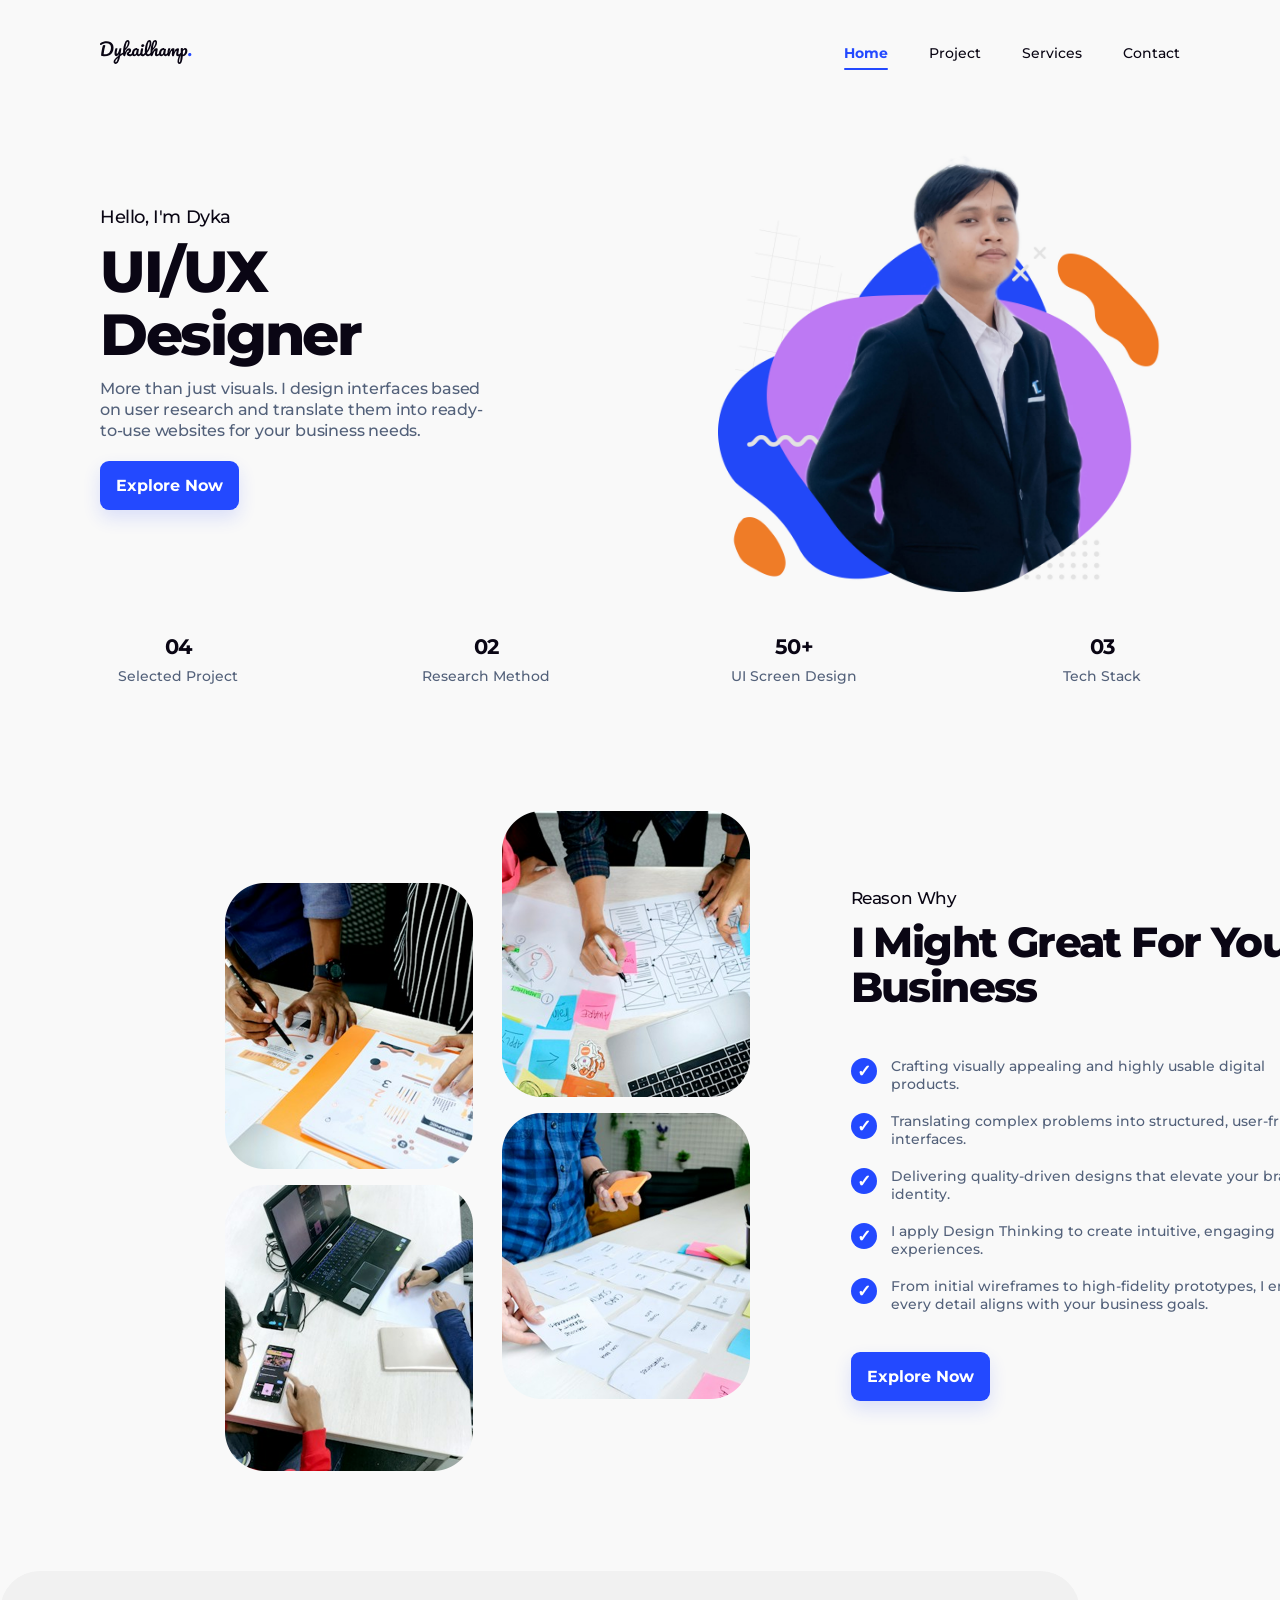
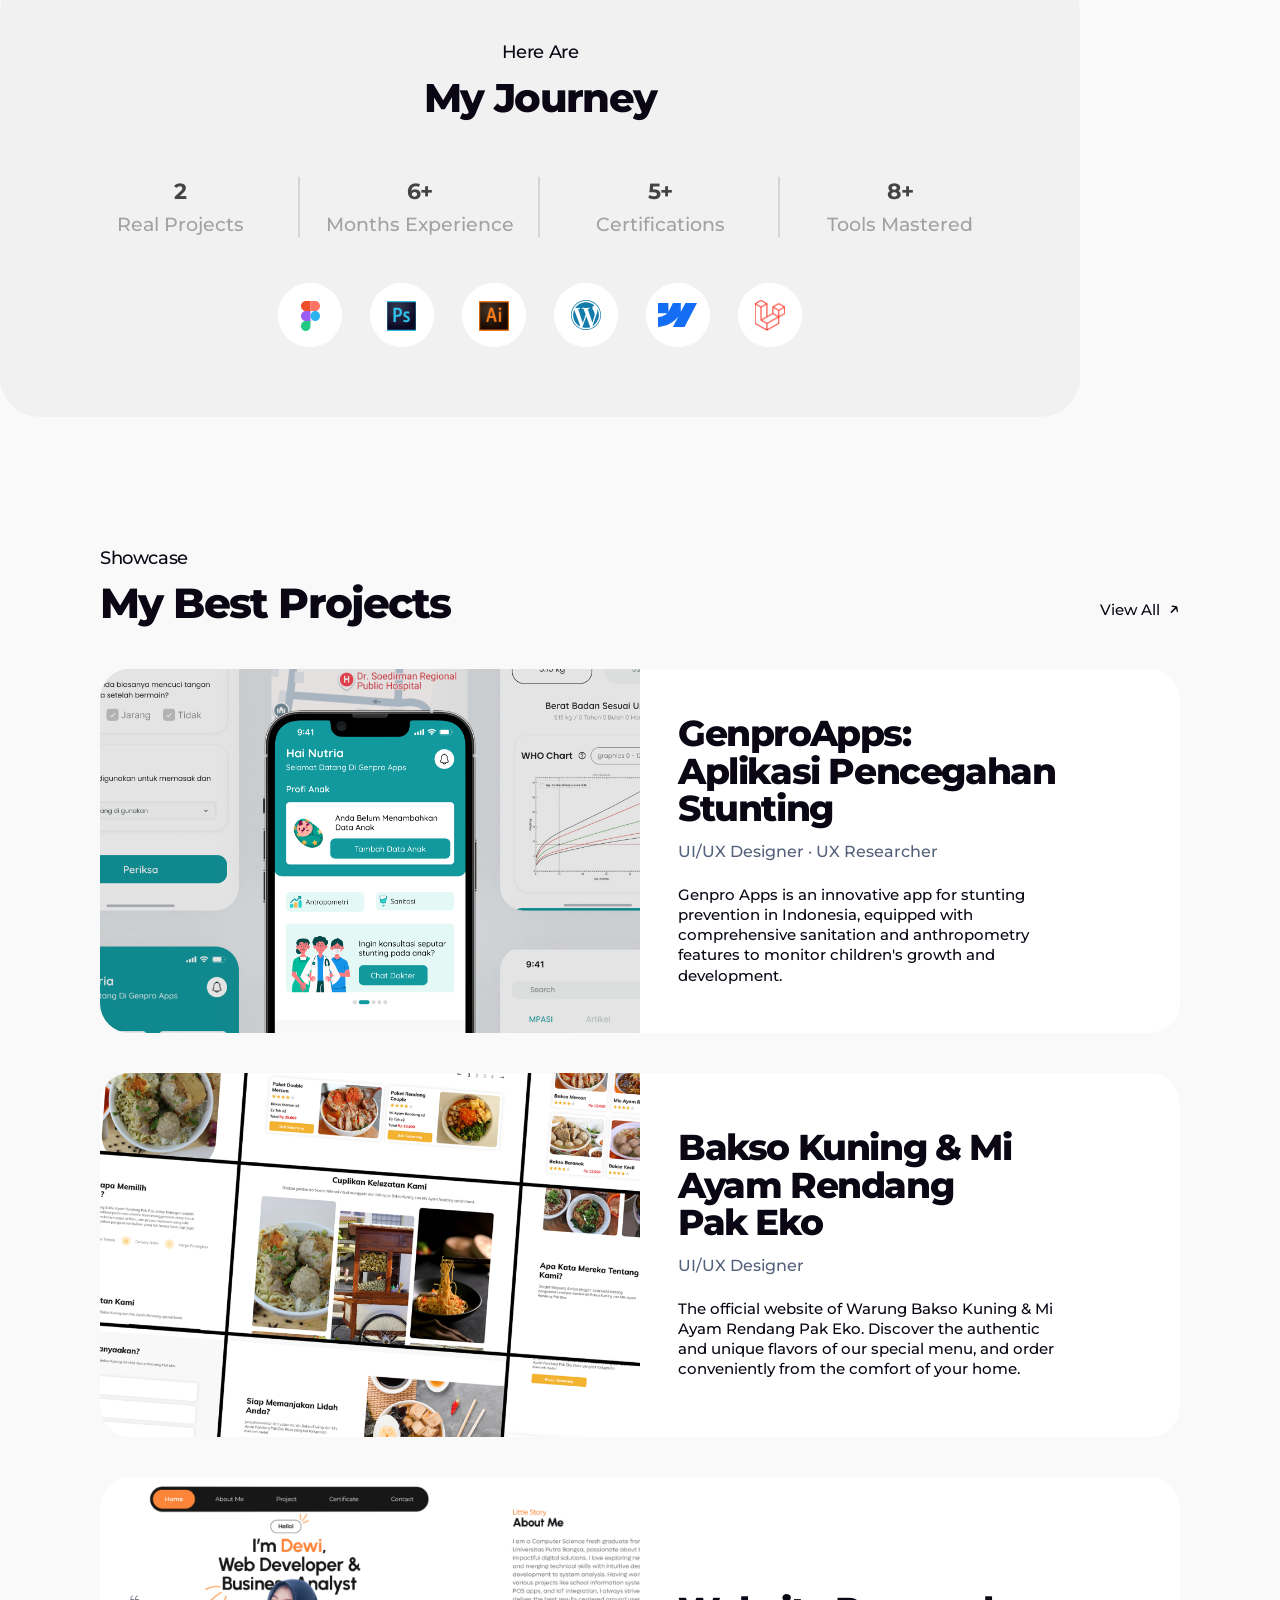
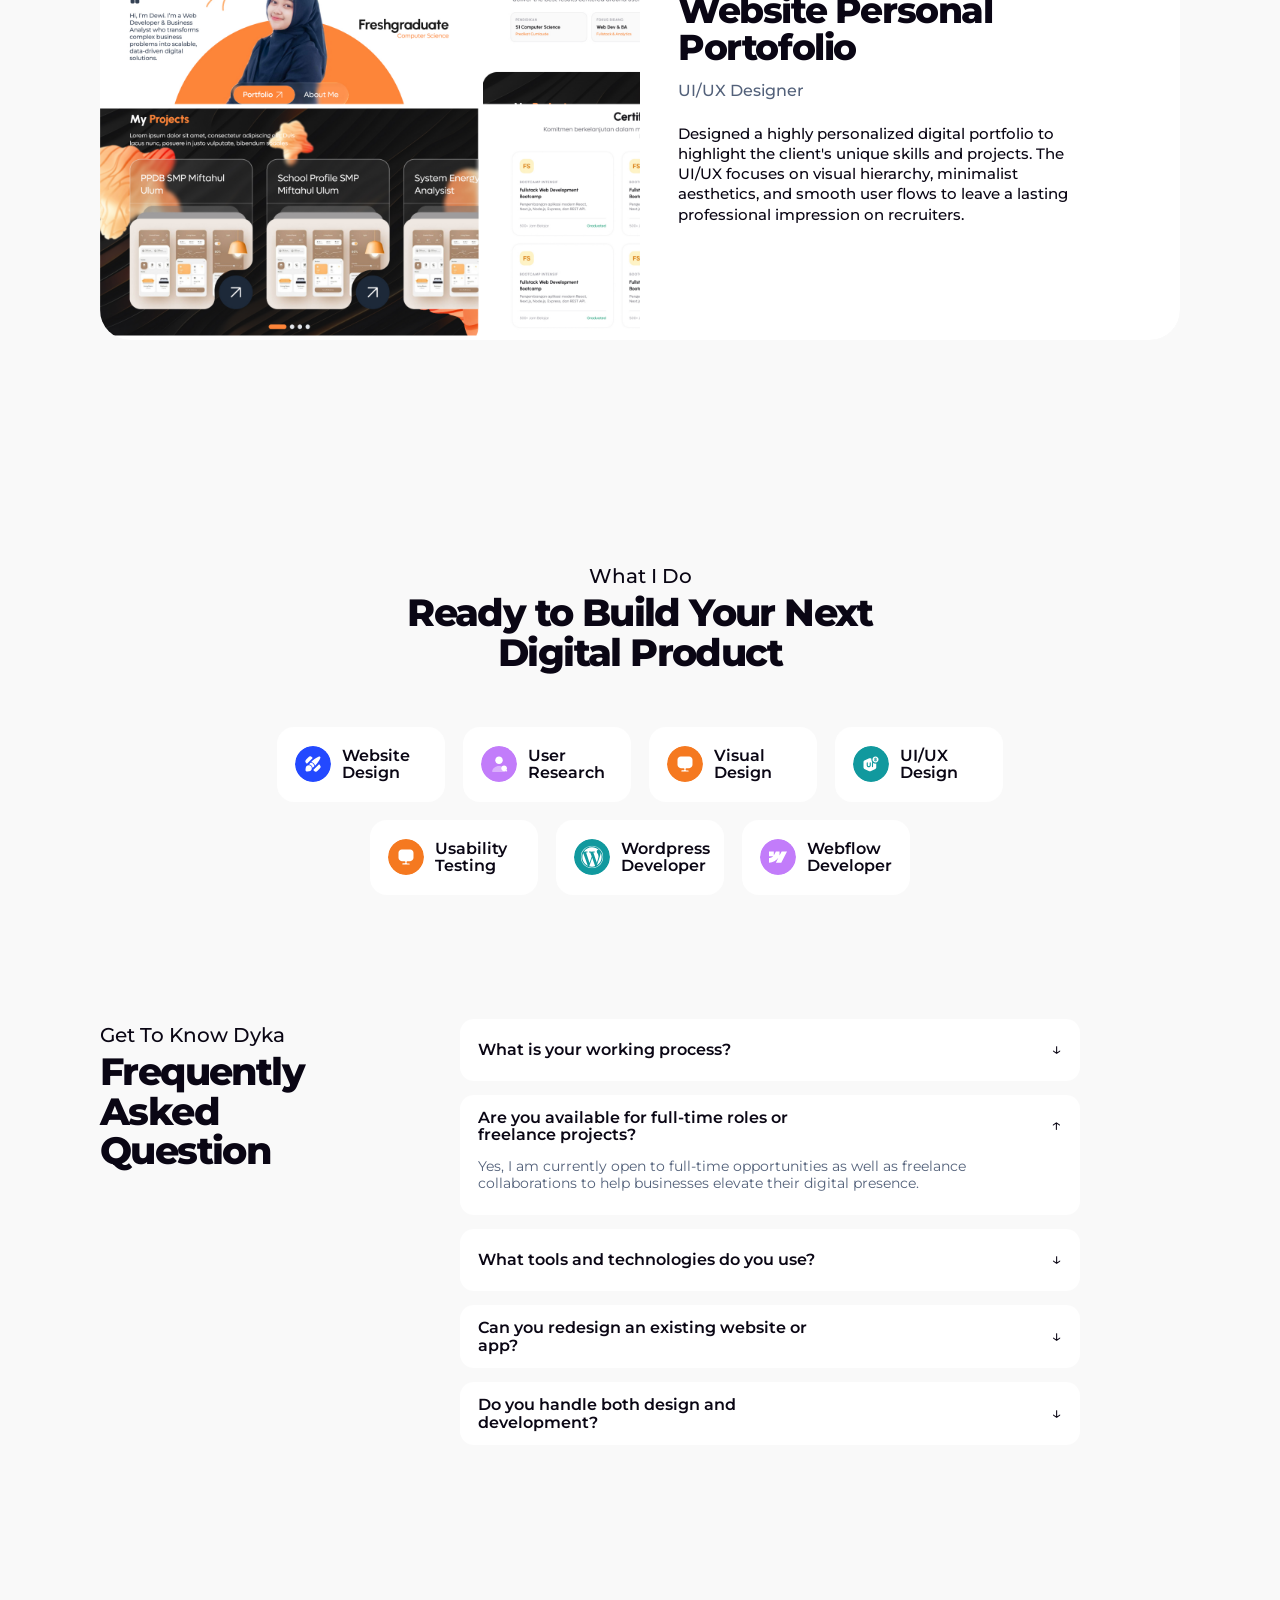
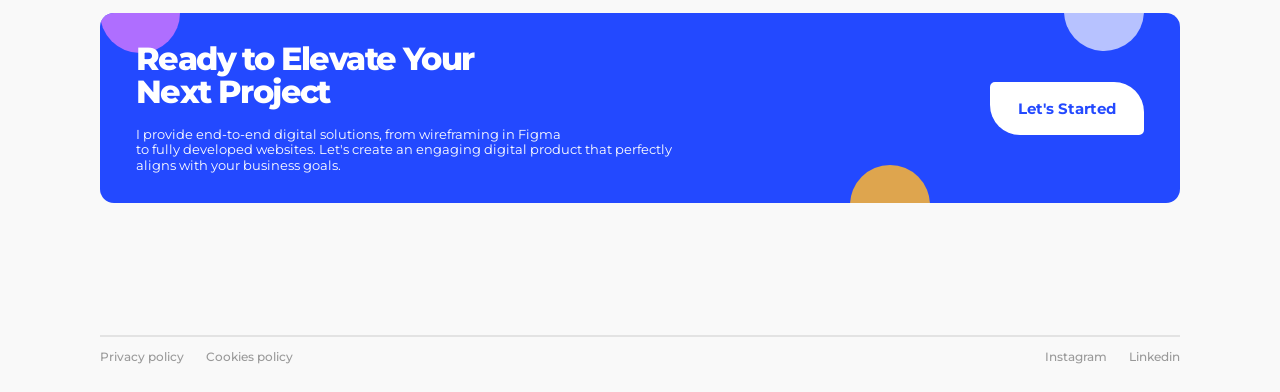
<file: index.html>
<!doctype html>
<html lang="en">
  <head>
    <meta charset="UTF-8" />
    <meta name="viewport" content="width=device-width, initial-scale=1.0" />
    <meta
      name="description"
      content="Dyka Ilham Pangestu - UI/UX Designer portfolio"
    />
    <title>Dykailhamp. — UI/UX Designer</title>
    <link rel="preconnect" href="https://fonts.googleapis.com" />
    <link rel="preconnect" href="https://fonts.gstatic.com" crossorigin />
    <link
      href="https://fonts.googleapis.com/css2?family=Montserrat:wght@400;500;600;700;800&display=swap"
      rel="stylesheet"
    />
    <link rel="stylesheet" href="css/style.css" />
  </head>
  <body>
    <header class="site-header">
      <nav class="navbar" aria-label="Main navigation">
        <a href="#home" class="logo-link">
          <img src="Assets/LogoDykailhamp.svg" alt="Dykailhamp." class="logo" />
        </a>
        <button
          class="nav-toggle"
          aria-label="Toggle menu"
          aria-expanded="false"
        >
          <span></span><span></span><span></span>
        </button>
        <ul class="nav-links">
          <li><a class="active" href="#home">Home</a></li>
          <li><a href="#project">Project</a></li>
          <li><a href="#services">Services</a></li>
          <li><a href="#contact">Contact</a></li>
        </ul>
      </nav>
    </header>

    <main>
      <section class="hero" id="home">
        <div class="hero-copy">
          <p class="eyebrow">Hello, I'm Dyka</p>
          <h1>UI/UX<br />Designer</h1>
          <p class="hero-description">
            More than just visuals. I design interfaces based on user research
            and translate them into ready-to-use websites for your business
            needs.
          </p>
          <a href="#project" class="primary-button">Explore Now</a>
        </div>
        <div class="hero-art">
          <img
            src="Assets/Hero.jpg"
            alt="Dyka wearing a blazer, surrounded by colorful design shapes"
          />
        </div>
      </section>

      <section class="stats hero-stats" aria-label="Portfolio highlights">
        <div class="stat"><strong>04</strong><span>Selected Project</span></div>
        <div class="stat"><strong>02</strong><span>Research Method</span></div>
        <div class="stat">
          <strong>50+</strong><span>UI Screen Design</span>
        </div>
        <div class="stat"><strong>03</strong><span>Tech Stack</span></div>
      </section>

      <section class="reason-section">
        <div class="reason-gallery">
          <img
            src="Assets/reasonwhySectionn.png"
            alt="Collaborative design research and wireframing session"
          />
        </div>
        <div class="reason-copy">
          <p class="eyebrow">Reason Why</p>
          <h2>
            I Might Great For Your<br class="desktop-break" />
            Business
          </h2>
          <ul class="benefit-list">
            <li>
              <span class="check-icon">✓</span
              ><span
                >Crafting visually appealing and highly usable digital
                products.</span
              >
            </li>
            <li>
              <span class="check-icon">✓</span
              ><span
                >Translating complex problems into structured, user-friendly
                interfaces.</span
              >
            </li>
            <li>
              <span class="check-icon">✓</span
              ><span
                >Delivering quality-driven designs that elevate your brand
                identity.</span
              >
            </li>
            <li>
              <span class="check-icon">✓</span
              ><span
                >I apply Design Thinking to create intuitive, engaging user
                experiences.</span
              >
            </li>
            <li>
              <span class="check-icon">✓</span
              ><span
                >From initial wireframes to high-fidelity prototypes, I ensure
                every detail aligns with your business goals.</span
              >
            </li>
          </ul>
          <a href="#services" class="primary-button">Explore Now</a>
        </div>
      </section>

      <section class="my-journey-section" aria-label="My Journey">
        <div class="my-journey-copy">
          <p class="eyebrow">Here Are</p>
          <h2>My Journey</h2>

          <div class="stats journey-stats">
            <div class="stat"><strong>2</strong><span>Real Projects</span></div>

            <div class="stat">
              <strong>6+</strong><span>Months Experience</span>
            </div>

            <div class="stat">
              <strong>5+</strong><span>Certifications</span>
            </div>

            <div class="stat">
              <strong>8+</strong><span>Tools Mastered</span>
            </div>
          </div>

          <div class="tools">
            <div class="tool">
              <img src="Assets/figma.svg" alt="Figma logo" />
            </div>

            <div class="tool">
              <img src="Assets/ps.svg" alt="Adobe Ps logo" />
            </div>

            <div class="tool">
              <img src="Assets/ai.svg" alt="Adobe Illustrator logo" />
            </div>

            <div class="tool">
              <img src="Assets/wp.svg" alt="WordPress logo" />
            </div>

            <div class="tool">
              <img src="Assets/wf.svg" alt="Webflow logo" />
            </div>

            <div class="tool">
              <img src="Assets/lv.svg" alt="Loaravel logo" />
            </div>
          </div>
        </div>
      </section>

      <section class="showcase-section" id="project" aria-label="Showcase">
        <div class="showcase-heading">
          <div>
            <p class="eyebrow">Showcase</p>
            <h2>My Best Projects</h2>
          </div>
          <a href="#project" class="showcase-link"
            >View All <span aria-hidden="true">↗</span></a
          >
        </div>

        <a class="showcase-project showcase-project-link" href="genpro.html">
          <div class="showcase-visual">
            <img
              src="Assets/coverGenpro.png"
              alt="GenproApps: Aplikasi Pencegahan Stunting"
            />
          </div>
          <div class="showcase-copy">
            <h3>GenproApps:<br />Aplikasi Pencegahan<br />Stunting</h3>
            <p class="showcase-role">UI/UX Designer · UX Researcher</p>
            <p>
              Genpro Apps is an innovative app for stunting prevention in
              Indonesia, equipped with comprehensive sanitation and
              anthropometry features to monitor children's growth and
              development.
            </p>
          </div>
        </a>

        <a class="showcase-project showcase-project-link" href="bakso.html">
          <div class="showcase-visual">
            <img
              src="Assets/coverBakso.jpg"
              alt="Bakso Kuning & Mi Ayam Rendang Pak Eko"
            />
          </div>
          <div class="showcase-copy">
            <h3>Bakso Kuning & Mi <br />Ayam Rendang <br />Pak Eko</h3>
            <p class="showcase-role">UI/UX Designer</p>
            <p>
              The official website of Warung Bakso Kuning & Mi Ayam Rendang Pak
              Eko. Discover the authentic and unique flavors of our special
              menu, and order conveniently from the comfort of your home.
            </p>
          </div>
        </a>

        <a class="showcase-project showcase-project-link" href="portofolio.html">
          <div class="showcase-visual">
            <img src="Assets/coverPortoDewi.jpg" alt="Portofolio" />
          </div>
          <div class="showcase-copy">
            <h3>Website Personal Portofolio</h3>
            <p class="showcase-role">UI/UX Designer</p>
            <p>
              Designed a highly personalized digital portfolio to highlight the
              client's unique skills and projects. The UI/UX focuses on visual
              hierarchy, minimalist aesthetics, and smooth user flows to leave a
              lasting professional impression on recruiters.
            </p>
          </div>
        </a>
      </section>

      <section class="services-section" id="services" aria-label="Services">
        <p class="section-kicker">What I Do</p>
        <h2>Ready to Build Your Next<br />Digital Product</h2>
        <div class="service-list">
          <span class="service-pill">
            <img class="service-icon" src="Assets/webdesign.svg" alt="" />
            <span>Website<br />Design</span>
          </span>
          <span class="service-pill">
            <img class="service-icon" src="Assets/userresearch.svg" alt="" />
            <span>User<br />Research</span>
          </span>
          <span class="service-pill">
            <img class="service-icon" src="Assets/visualdesign.svg" alt="" />
            <span>Visual<br />Design</span>
          </span>
          <span class="service-pill">
            <img class="service-icon" src="Assets/uiux.svg" alt="" />
            <span>UI/UX<br />Design</span>
          </span>
          <span class="service-pill">
            <img
              class="service-icon"
              src="Assets/usabilitytesting.svg"
              alt=""
            />
            <span>Usability<br />Testing</span>
          </span>
          <span class="service-pill">
            <img class="service-icon" src="Assets/wordpress.svg" alt="" />
            <span>Wordpress<br />Developer</span>
          </span>
          <span class="service-pill">
            <img class="service-icon" src="Assets/webflow.svg" alt="" />
            <span>Webflow<br />Developer</span>
          </span>
        </div>
      </section>

      <section class="faq-section" aria-label="Frequently Asked Questions">
        <div class="faq-title">
          <p class="section-kicker">Get To Know Dyka</p>
          <h2>Frequently<br />Asked Question</h2>
        </div>
        <div class="faq-list">
          <details>
            <summary>What is your working process?</summary>
            <p>
              I start by understanding your goals, then move through research,
              wireframes, visual design, and prototype testing.
            </p>
          </details>
          <details open>
            <summary>
              Are you available for full-time roles or<br
                class="desktop-break"
              />
              freelance projects?
            </summary>
            <p>
              Yes, I am currently open to full-time opportunities as well as
              freelance collaborations to help businesses elevate their digital
              presence.
            </p>
          </details>
          <details>
            <summary>What tools and technologies do you use?</summary>
            <p>
              I mainly use Figma, Adobe Creative Cloud, WordPress, Webflow, and
              Laravel based on the project needs.
            </p>
          </details>
          <details>
            <summary>
              Can you redesign an existing website or<br
                class="desktop-break"
              />
              app?
            </summary>
            <p>
              Yes. I can review the existing experience and redesign it based on
              user needs and business goals.
            </p>
          </details>
          <details>
            <summary>
              Do you handle both design and<br class="desktop-break" />
              development?
            </summary>
            <p>
              Yes, I can support the design process and turn the final interface
              into a functional website.
            </p>
          </details>
        </div>
      </section>

      <section class="cta-section" id="contact" aria-label="Contact">
        <div class="cta-shape cta-shape--left"></div>
        <div class="cta-shape cta-shape--right"></div>
        <div class="cta-shape cta-shape--bottom"></div>
        <div class="cta-copy">
          <h2>Ready to Elevate Your<br />Next Project</h2>
          <p>
            I provide end-to-end digital solutions, from wireframing in Figma
            <br class="desktop-break" />to fully developed websites. Let's
            create an engaging digital product that perfectly aligns with your
            business goals.
          </p>
        </div>
        <a class="cta-button" href="mailto:dykailhamp@gmail.com"
          >Let's Started</a
        >
      </section>
    </main>

    <footer class="site-footer">
      <div class="footer-links footer-links--left">
        <a href="#privacy">Privacy policy</a>
        <a href="#cookies">Cookies policy</a>
      </div>
      <div class="footer-links footer-links--right">
        <a
          href="https://www.instagram.com/dykailhamp.portofolio"
          target="_blank"
          rel="noreferrer"
          >Instagram</a
        >
        <a
          href="http://www.linkedin.com/in/dyka-ilham-pangestu-525b0b343"
          target="_blank"
          rel="noreferrer"
          >Linkedin</a
        >
      </div>
    </footer>

    <script>
      const toggle = document.querySelector(".nav-toggle");
      const links = document.querySelector(".nav-links");
      toggle.addEventListener("click", () => {
        const isOpen = links.classList.toggle("is-open");
        toggle.setAttribute("aria-expanded", isOpen);
      });
    </script>
  </body>
</html>
</file>
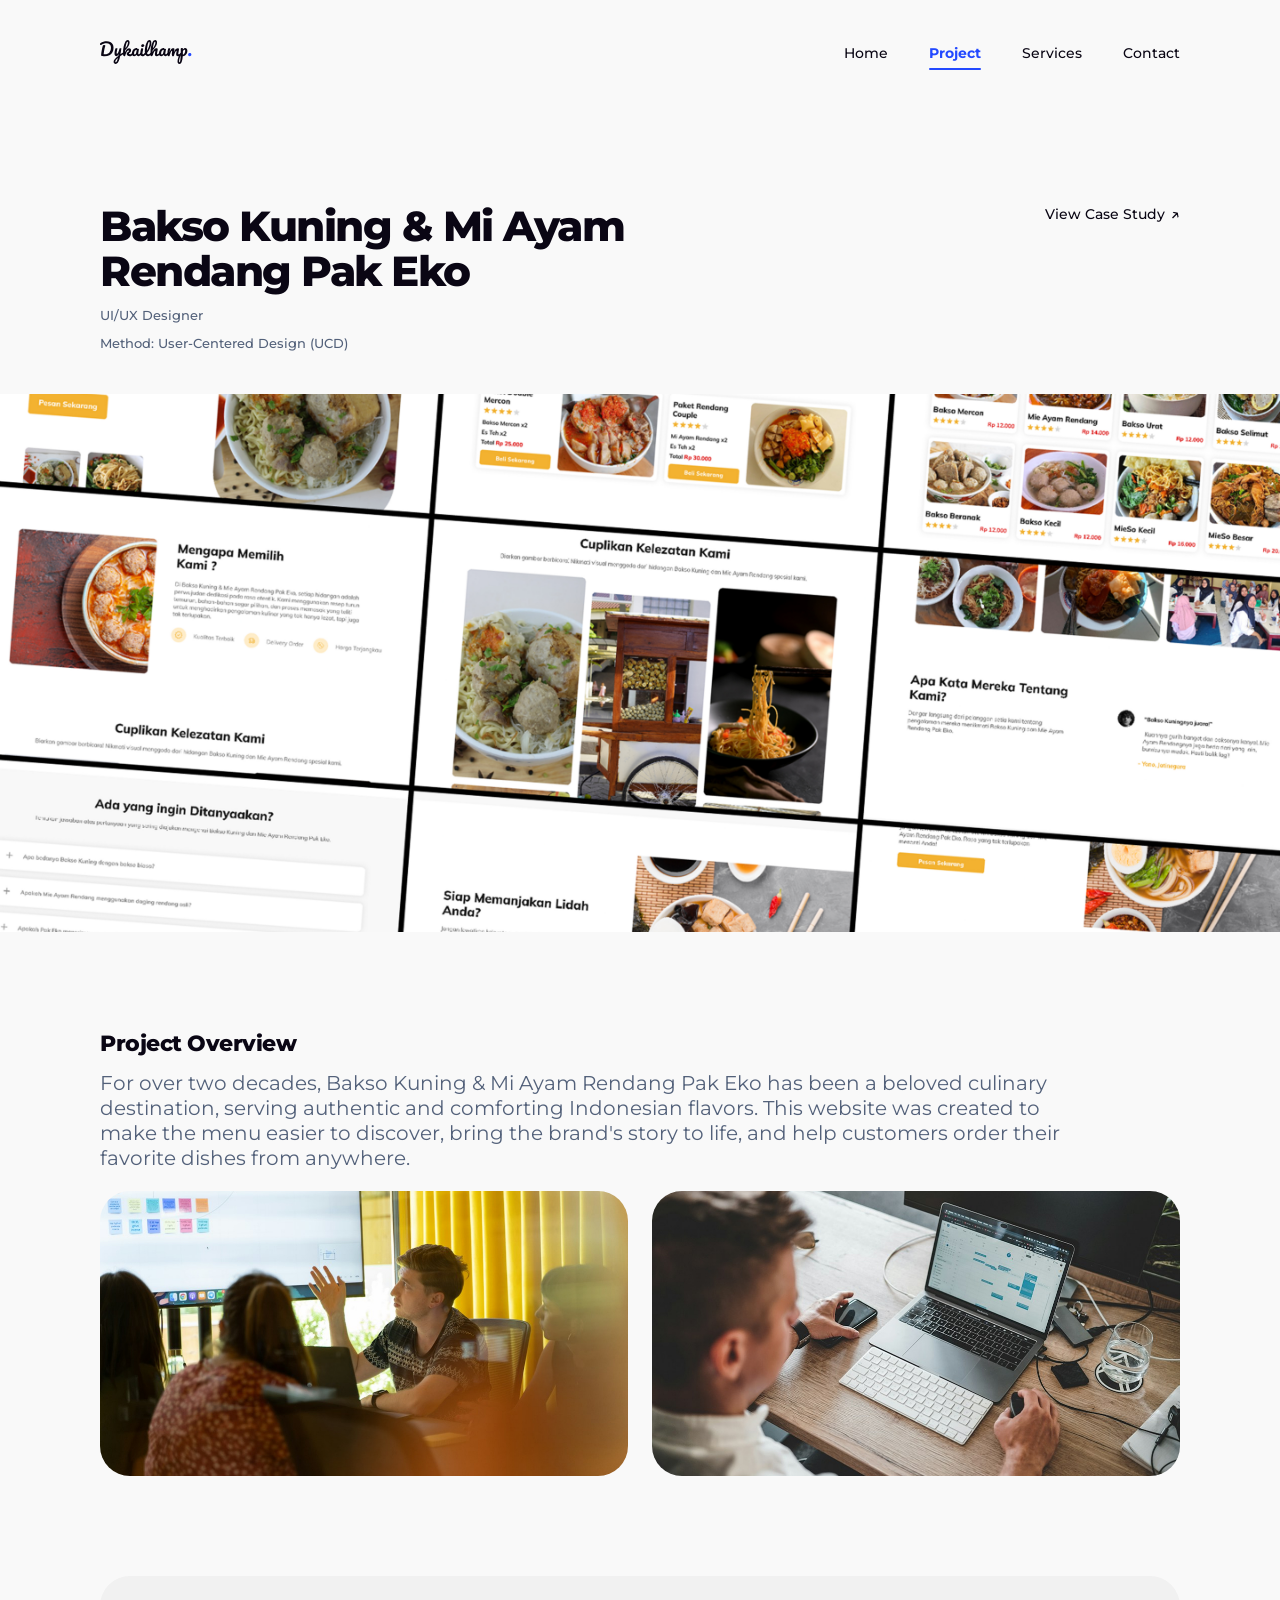
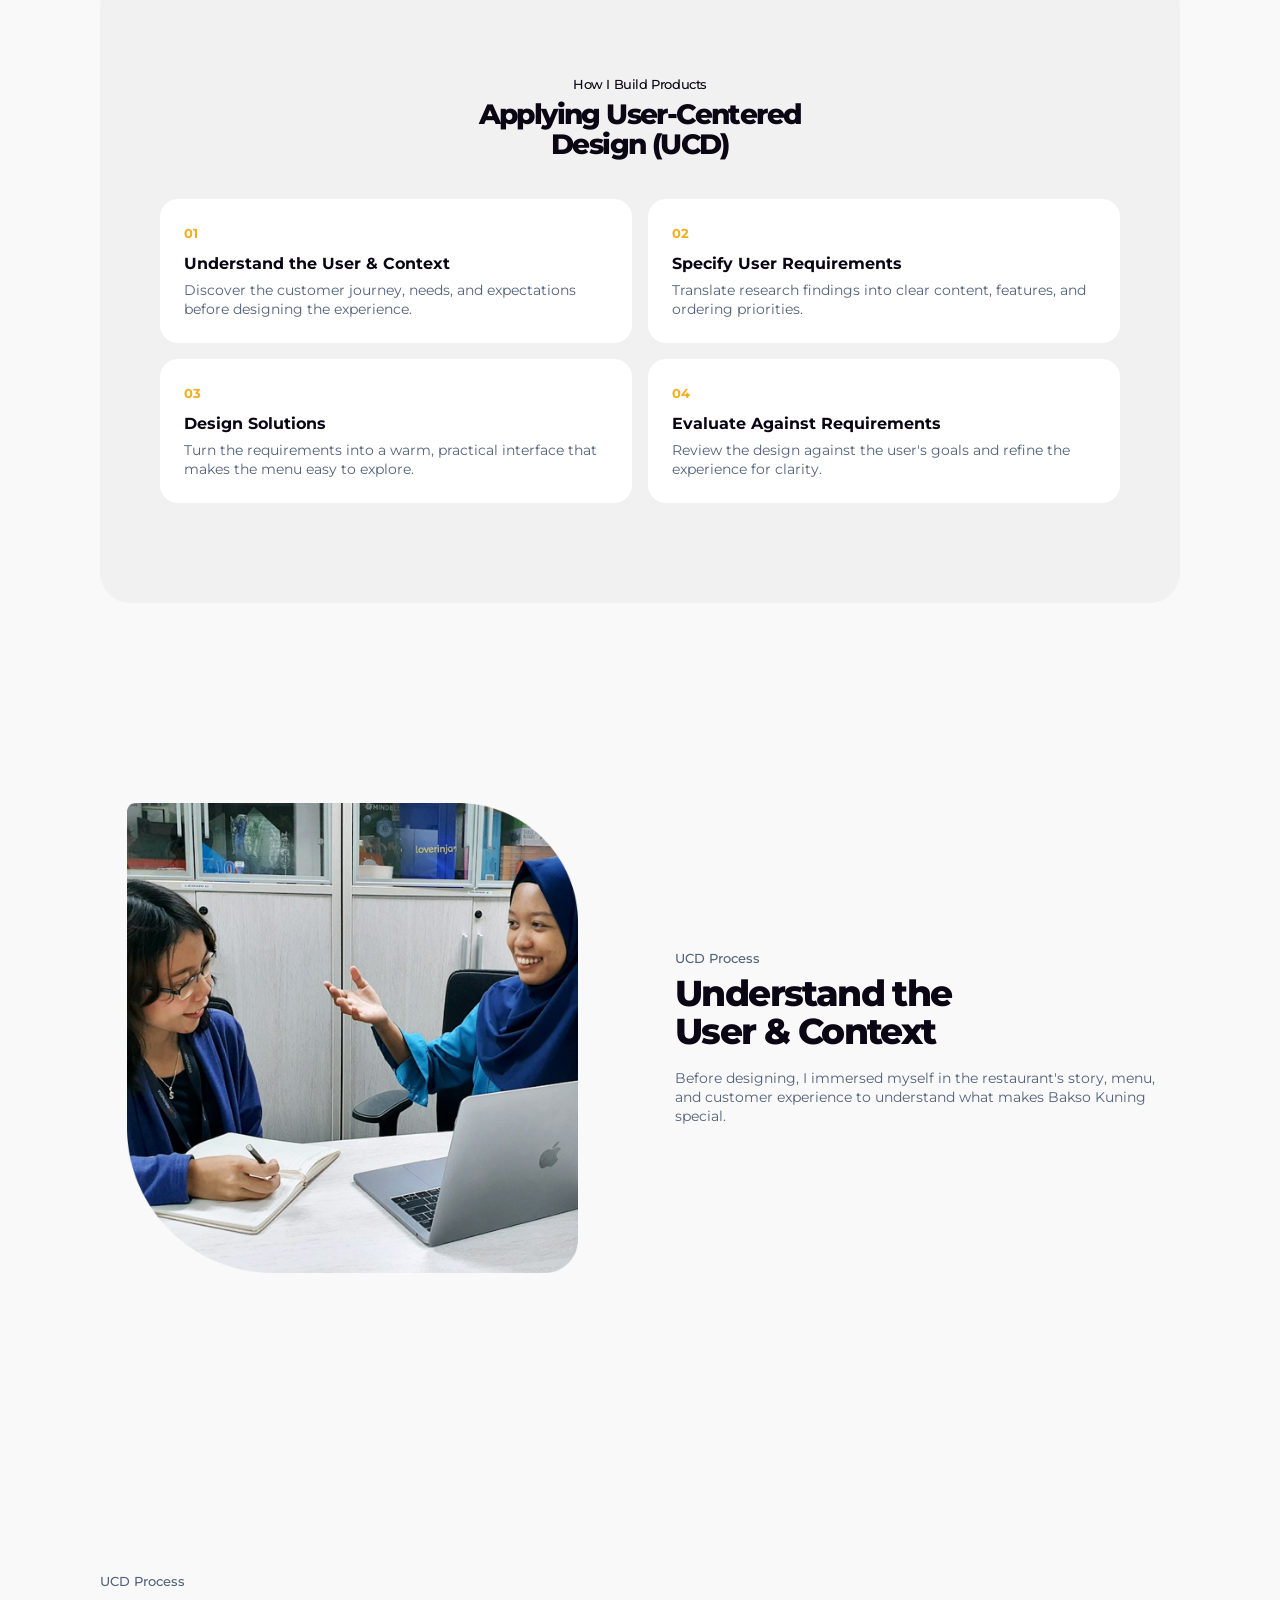
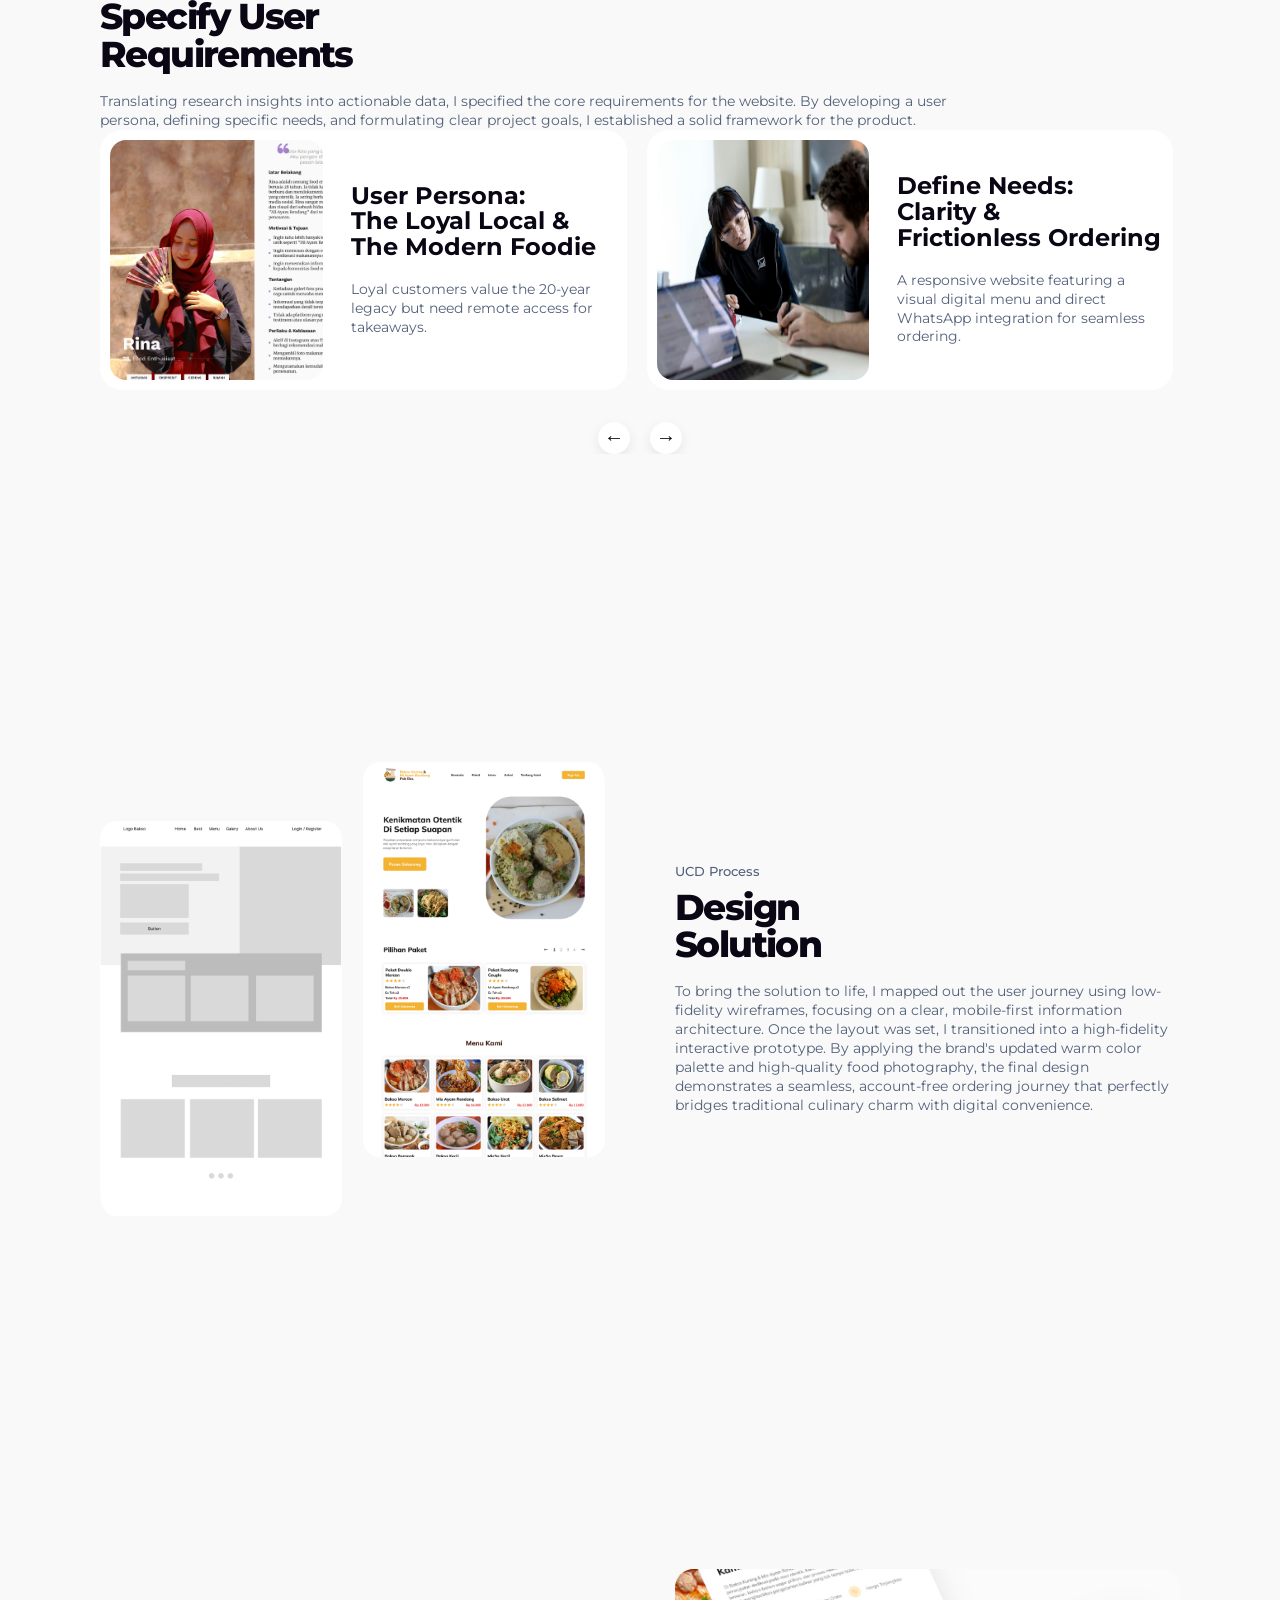
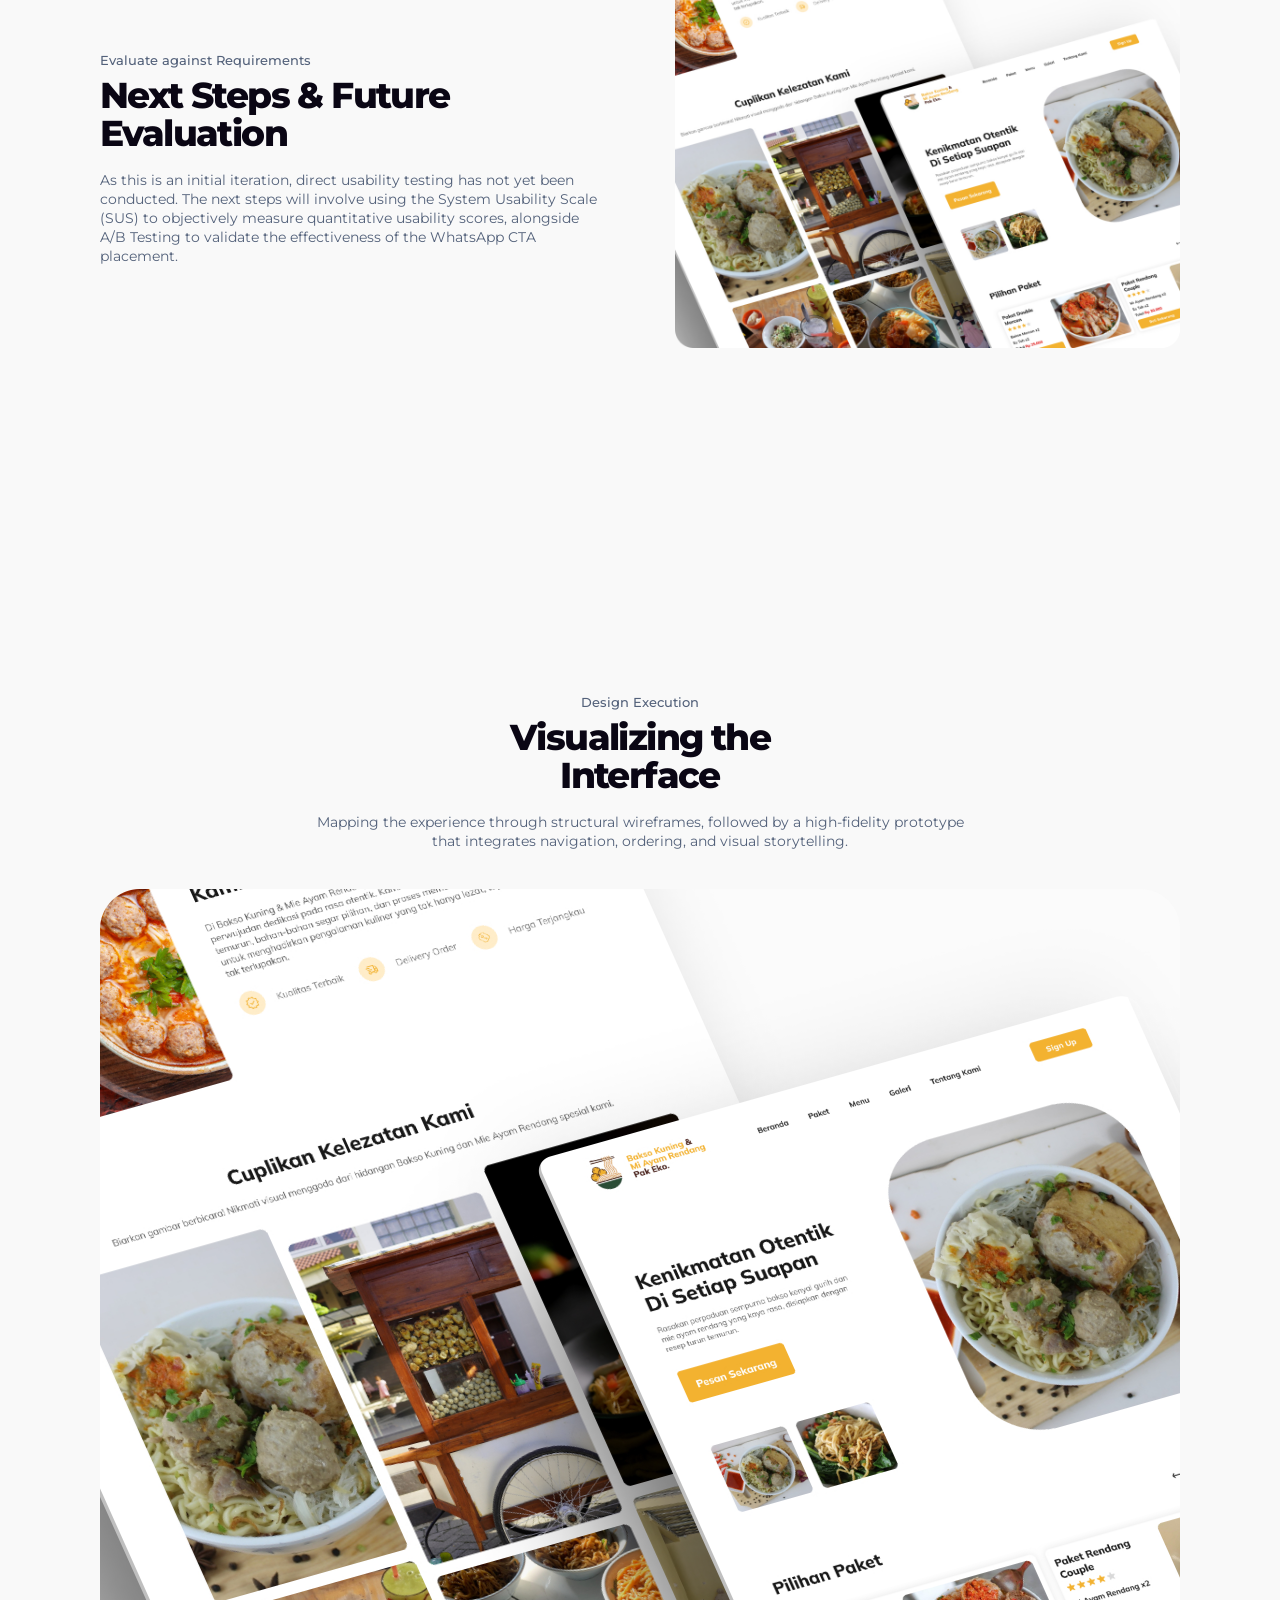
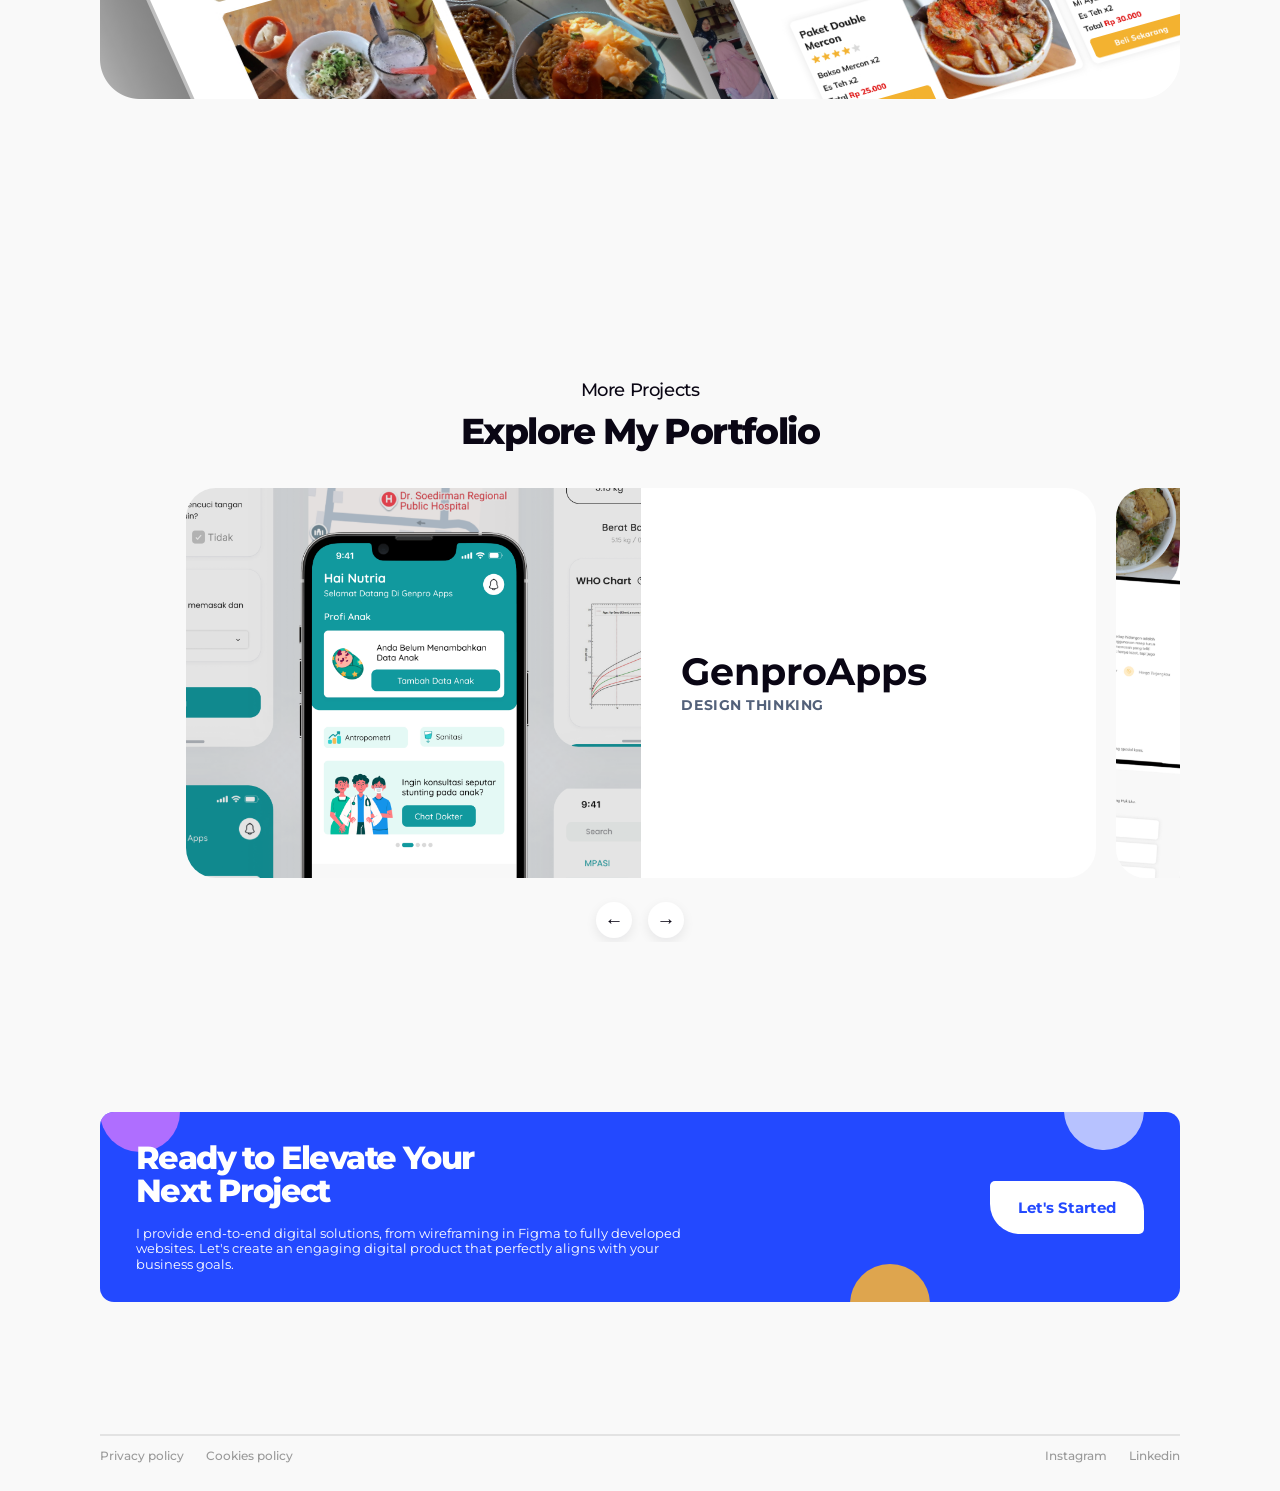
<file: bakso.html>
<!doctype html>
<html lang="en">
  <head>
    <meta charset="UTF-8" />
    <meta name="viewport" content="width=device-width, initial-scale=1.0" />
    <meta
      name="description"
      content="Bakso Kuning & Mi Ayam Rendang Pak Eko — portfolio case study"
    />
    <title>Bakso Kuning & Mi Ayam Rendang — Dykailhamp.</title>
    <link rel="preconnect" href="https://fonts.googleapis.com" />
    <link rel="preconnect" href="https://fonts.gstatic.com" crossorigin />
    <link
      href="https://fonts.googleapis.com/css2?family=Montserrat:wght@400;500;600;700;800&display=swap"
      rel="stylesheet"
    />
    <link rel="stylesheet" href="css/style.css?v=69a91da" />
  </head>
  <body class="case-study-page bakso-page">
    <header class="site-header">
      <nav class="navbar" aria-label="Main navigation">
        <a href="index.html#home" class="logo-link">
          <img src="Assets/LogoDykailhamp.svg" alt="Dykailhamp." class="logo" />
        </a>
        <button class="nav-toggle" aria-label="Toggle menu" aria-expanded="false">
          <span></span><span></span><span></span>
        </button>
        <ul class="nav-links">
          <li><a href="index.html#home">Home</a></li>
          <li><a class="active" href="index.html#project">Project</a></li>
          <li><a href="index.html#services">Services</a></li>
          <li><a href="index.html#contact">Contact</a></li>
        </ul>
      </nav>
    </header>

    <main>
      <section class="case-study-intro">
        <div>
          <h1>Bakso Kuning &amp; Mi Ayam<br />Rendang Pak Eko</h1>
          <p>UI/UX Designer</p>
          <p class="case-study-method">Method: User-Centered Design (UCD)</p>
        </div>
        <a class="live-preview" href="#overview">View Case Study <span aria-hidden="true">↗</span></a>
      </section>

      <div class="case-study-cover">
        <img src="Assets/coverBakso.jpg" alt="Bakso Kuning and Mi Ayam Rendang Pak Eko website screens" />
      </div>

      <section class="project-overview" id="overview">
        <h2>Project Overview</h2>
        <p>
          For over two decades, Bakso Kuning &amp; Mi Ayam Rendang Pak Eko has been a beloved culinary
          destination, serving authentic and comforting Indonesian flavors. This website was created
          to make the menu easier to discover, bring the brand's story to life, and help customers
          order their favorite dishes from anywhere.
        </p>
        <div class="overview-gallery bakso-overview-gallery">
          <img src="Assets/projectoverview1.jpg" alt="Bakso website context and user research" />
          <img src="Assets/projectoverview2.jpg" alt="Bakso website design solution" />
        </div>
      </section>

      <section class="bakso-process-section" aria-labelledby="bakso-process-title">
        <div class="bakso-process-heading">
          <p class="eyebrow">How I Build Products</p>
          <h2 id="bakso-process-title">Applying User-Centered<br />Design (UCD)</h2>
        </div>
        <div class="bakso-process-list">
          <article>
            <span>01</span>
            <h3>Understand the User &amp; Context</h3>
            <p>Discover the customer journey, needs, and expectations before designing the experience.</p>
          </article>
          <article>
            <span>02</span>
            <h3>Specify User Requirements</h3>
            <p>Translate research findings into clear content, features, and ordering priorities.</p>
          </article>
          <article>
            <span>03</span>
            <h3>Design Solutions</h3>
            <p>Turn the requirements into a warm, practical interface that makes the menu easy to explore.</p>
          </article>
          <article>
            <span>04</span>
            <h3>Evaluate Against Requirements</h3>
            <p>Review the design against the user's goals and refine the experience for clarity.</p>
          </article>
        </div>
      </section>

      <section class="bakso-feature-section bakso-feature-section--context" aria-labelledby="context-title">
        <img src="Assets/contexofuseBakso.png" alt="User context and interview findings for the Bakso website" />
        <div>
          <p class="section-kicker">UCD Process</p>
          <h2 id="context-title">Understand the<br />User &amp; Context</h2>
          <p>Before designing, I immersed myself in the restaurant's story, menu, and customer experience to understand what makes Bakso Kuning special.</p>
        </div>
      </section>

      <section class="bakso-feature-section bakso-feature-section--requirements" aria-labelledby="requirements-title">
        <div class="bakso-requirements-copy">
          <p class="section-kicker">UCD Process</p>
          <h2 id="requirements-title">Specify User<br />Requirements</h2>
        </div>
        <p class="bakso-requirements-intro">
          Translating research insights into actionable data, I specified the core requirements for
          the website. By developing a user persona, defining specific needs, and formulating clear
          project goals, I established a solid framework for the product.
        </p>
        <div class="bakso-requirements-carousel" aria-label="User requirements">
          <div class="bakso-requirements-track">
            <article class="bakso-requirement-card">
              <img src="Assets/userprsona.png" alt="User persona and design research for the Bakso website" />
              <div>
                <h3>User Persona:<br />The Loyal Local &amp;<br />The Modern Foodie</h3>
                <p>Loyal customers value the 20-year legacy but need remote access for takeaways.</p>
              </div>
            </article>
            <article class="bakso-requirement-card">
              <img src="Assets/defineneed.png" alt="Customer needs research for the Bakso website" />
              <div>
                <h3>Define Needs:<br />Clarity &amp;<br />Frictionless Ordering</h3>
                <p>A responsive website featuring a visual digital menu and direct WhatsApp integration for seamless ordering.</p>
              </div>
            </article>
            <article class="bakso-requirement-card">
              <img src="Assets/projectgoals.png" alt="Bakso Kuning website ordering experience" />
              <div>
                <h3>Formulate<br />Project Goals:<br />Digitizing a Legacy</h3>
                <p>Create a digital storefront bridging traditional culinary charm with modern convenience through direct WhatsApp ordering.</p>
              </div>
            </article>
          </div>
          <div class="bakso-carousel-controls">
            <button class="bakso-carousel-button" type="button" data-carousel-direction="-1" aria-label="Previous requirement">←</button>
            <button class="bakso-carousel-button" type="button" data-carousel-direction="1" aria-label="Next requirement">→</button>
          </div>
        </div>
      </section>

      <section class="bakso-feature-section bakso-feature-section--solution" aria-labelledby="solution-title">
        <img src="Assets/designsolutionBakso.png" alt="Bakso Kuning website wireframes and final interface" />
        <div>
          <p class="section-kicker">UCD Process</p>
          <h2 id="solution-title">Design<br />Solution</h2>
          <p>To bring the solution to life, I mapped out the user journey using low-fidelity wireframes, focusing on a clear, mobile-first information architecture. Once the layout was set, I transitioned into a high-fidelity interactive prototype. By applying the brand's updated warm color palette and high-quality food photography, the final design demonstrates a seamless, account-free ordering journey that perfectly bridges traditional culinary charm with digital convenience.</p>
        </div>
      </section>

      <section class="bakso-feature-section bakso-feature-section--evaluation" aria-labelledby="evaluation-title">
        <div>
          <p class="section-kicker">Evaluate against Requirements</p>
          <h2 id="evaluation-title">Next Steps &amp; Future<br />Evaluation</h2>
          <p>As this is an initial iteration, direct usability testing has not yet been conducted. The next steps will involve using the System Usability Scale (SUS) to objectively measure quantitative usability scores, alongside A/B Testing to validate the effectiveness of the WhatsApp CTA placement.</p>
        </div>
        <img src="Assets/visualdesignBakso.png" alt="Bakso Kuning website design evaluation visual" />
      </section>

      <section class="bakso-visual-section" aria-labelledby="visual-title">
        <p class="section-kicker">Design Execution</p>
        <h2 id="visual-title">Visualizing the<br />Interface</h2>
        <p>Mapping the experience through structural wireframes, followed by a high-fidelity prototype that integrates navigation, ordering, and visual storytelling.</p>
        <img src="Assets/visualdesignBakso.png" alt="High-fidelity Bakso Kuning website interface design" />
      </section>

      <section class="portfolio-carousel-section" aria-labelledby="portfolio-carousel-title">
        <p class="eyebrow">More Projects</p>
        <h2 id="portfolio-carousel-title">Explore My Portfolio</h2>
        <div class="portfolio-carousel">
          <div class="portfolio-carousel-track">
            <a class="portfolio-carousel-card" href="genpro.html">
              <img src="Assets/coverGenpro.png" alt="GenproApps case study" />
              <span><strong>GenproApps</strong><small>Design Thinking</small></span>
            </a>
            <a class="portfolio-carousel-card" href="bakso.html">
              <img src="Assets/coverBakso.jpg" alt="Bakso Kuning case study" />
              <span><strong>Bakso Kuning</strong><small>User-Centered Design</small></span>
            </a>
            <a class="portfolio-carousel-card" href="portofolio.html">
              <img src="Assets/coverPortoDewi.jpg" alt="Personal portfolio case study" />
              <span><strong>Personal Portfolio</strong><small>User-Centered Design</small></span>
            </a>
          </div>
          <div class="portfolio-carousel-controls" aria-label="Portfolio carousel controls">
            <button type="button" data-portfolio-direction="-1" aria-label="Previous project">←</button>
            <button type="button" data-portfolio-direction="1" aria-label="Next project">→</button>
          </div>
        </div>
      </section>

      <section class="cta-section" id="contact" aria-label="Contact">
        <div class="cta-shape cta-shape--left"></div>
        <div class="cta-shape cta-shape--right"></div>
        <div class="cta-shape cta-shape--bottom"></div>
        <div class="cta-copy">
          <h2>Ready to Elevate Your<br />Next Project</h2>
          <p>I provide end-to-end digital solutions, from wireframing in Figma to fully developed websites. Let's create an engaging digital product that perfectly aligns with your business goals.</p>
        </div>
        <a class="cta-button" href="mailto:dykailhamp@gmail.com">Let's Started</a>
      </section>
    </main>

    <footer class="site-footer">
      <div class="footer-links footer-links--left">
        <a href="#privacy">Privacy policy</a>
        <a href="#cookies">Cookies policy</a>
      </div>
      <div class="footer-links footer-links--right">
        <a href="https://www.instagram.com/dykailhamp.portofolio" target="_blank" rel="noreferrer">Instagram</a>
        <a href="http://www.linkedin.com/in/dyka-ilham-pangestu-525b0b343" target="_blank" rel="noreferrer">Linkedin</a>
      </div>
    </footer>

    <script>
      const portfolioCarousel = document.querySelector(".portfolio-carousel");
      const portfolioTrack = portfolioCarousel.querySelector(".portfolio-carousel-track");
      let portfolioAnimating = false;
      let portfolioManualRequest = false;
      portfolioCarousel.addEventListener("wheel", (event) => {
        event.preventDefault();
      }, { passive: false });
      const advancePortfolio = () => {
        if (portfolioAnimating) return;
        portfolioAnimating = true;
        portfolioManualRequest = true;
        const cardWidth = portfolioTrack.firstElementChild.getBoundingClientRect().width;
        const gap = parseFloat(getComputedStyle(portfolioTrack).gap);
        portfolioTrack.style.transform = `translateX(-${cardWidth + gap}px)`;
      };
      portfolioTrack.addEventListener("transitionend", (event) => {
        if (event.propertyName !== "transform" || !portfolioManualRequest) return;
        portfolioTrack.style.transition = "none";
        portfolioTrack.append(portfolioTrack.firstElementChild);
        portfolioTrack.style.transform = "translateX(0)";
        portfolioTrack.offsetHeight;
        requestAnimationFrame(() => {
          portfolioTrack.style.transition = "";
          portfolioAnimating = false;
          portfolioManualRequest = false;
        });
      });
      portfolioCarousel.querySelectorAll("[data-portfolio-direction]").forEach((button) => {
        button.addEventListener("click", () => {
          if (portfolioAnimating) return;
          if (Number(button.dataset.portfolioDirection) > 0) {
            advancePortfolio();
            return;
          }
          portfolioTrack.insertBefore(portfolioTrack.lastElementChild, portfolioTrack.firstElementChild);
          portfolioManualRequest = false;
          portfolioTrack.style.transition = "none";
          portfolioTrack.style.transform = "translateX(0)";
          requestAnimationFrame(() => { portfolioTrack.style.transition = ""; });
        });
      });

      const toggle = document.querySelector(".nav-toggle");
      const links = document.querySelector(".nav-links");
      toggle.addEventListener("click", () => {
        const isOpen = links.classList.toggle("is-open");
        toggle.setAttribute("aria-expanded", isOpen);
      });

      const carousel = document.querySelector(".bakso-requirements-carousel");
      const cards = [...carousel.querySelectorAll(".bakso-requirement-card")];
      const track = carousel.querySelector(".bakso-requirements-track");
      let carouselIndex = 0;

      carousel.querySelectorAll("[data-carousel-direction]").forEach((button) => {
        button.addEventListener("click", () => {
          carouselIndex = (carouselIndex + Number(button.dataset.carouselDirection) + cards.length) % cards.length;
          track.style.transform = `translateX(-${carouselIndex * 33.3333}%)`;
        });
      });
    </script>
  </body>
</html>
</file>
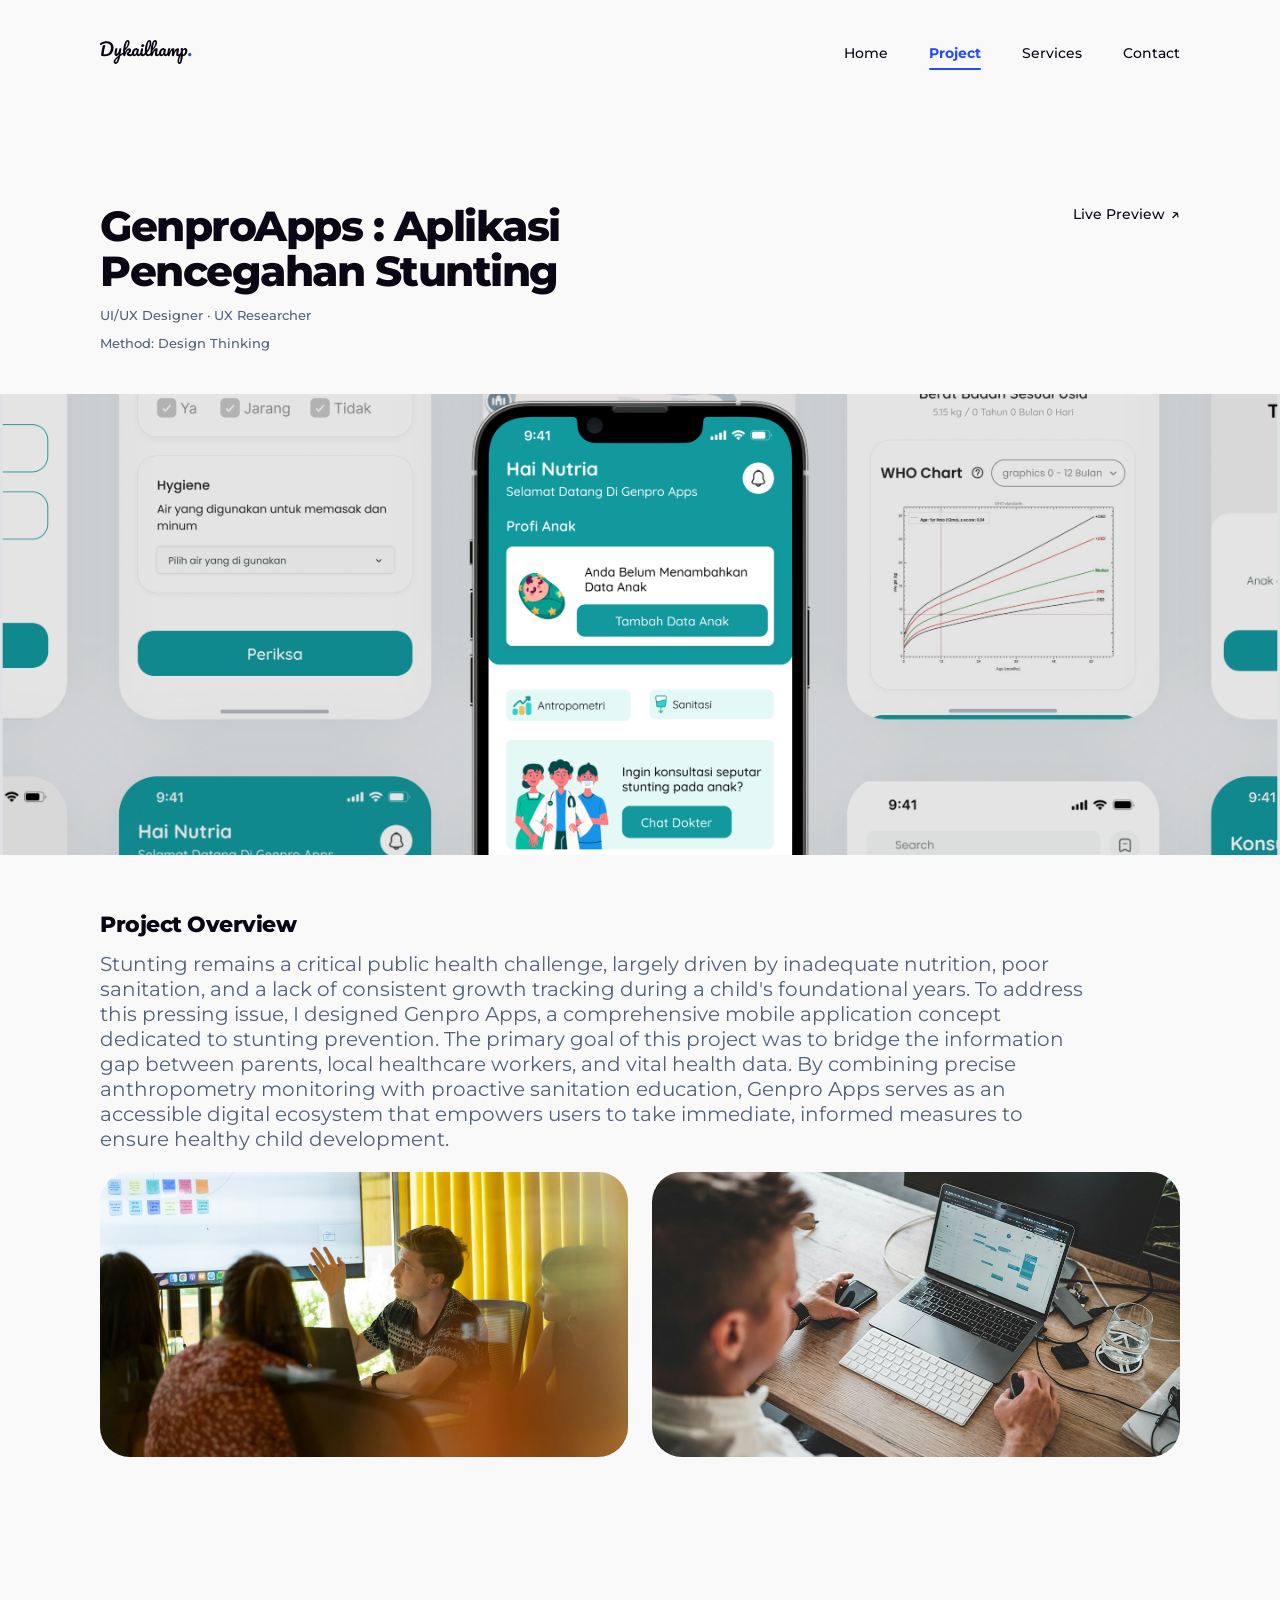
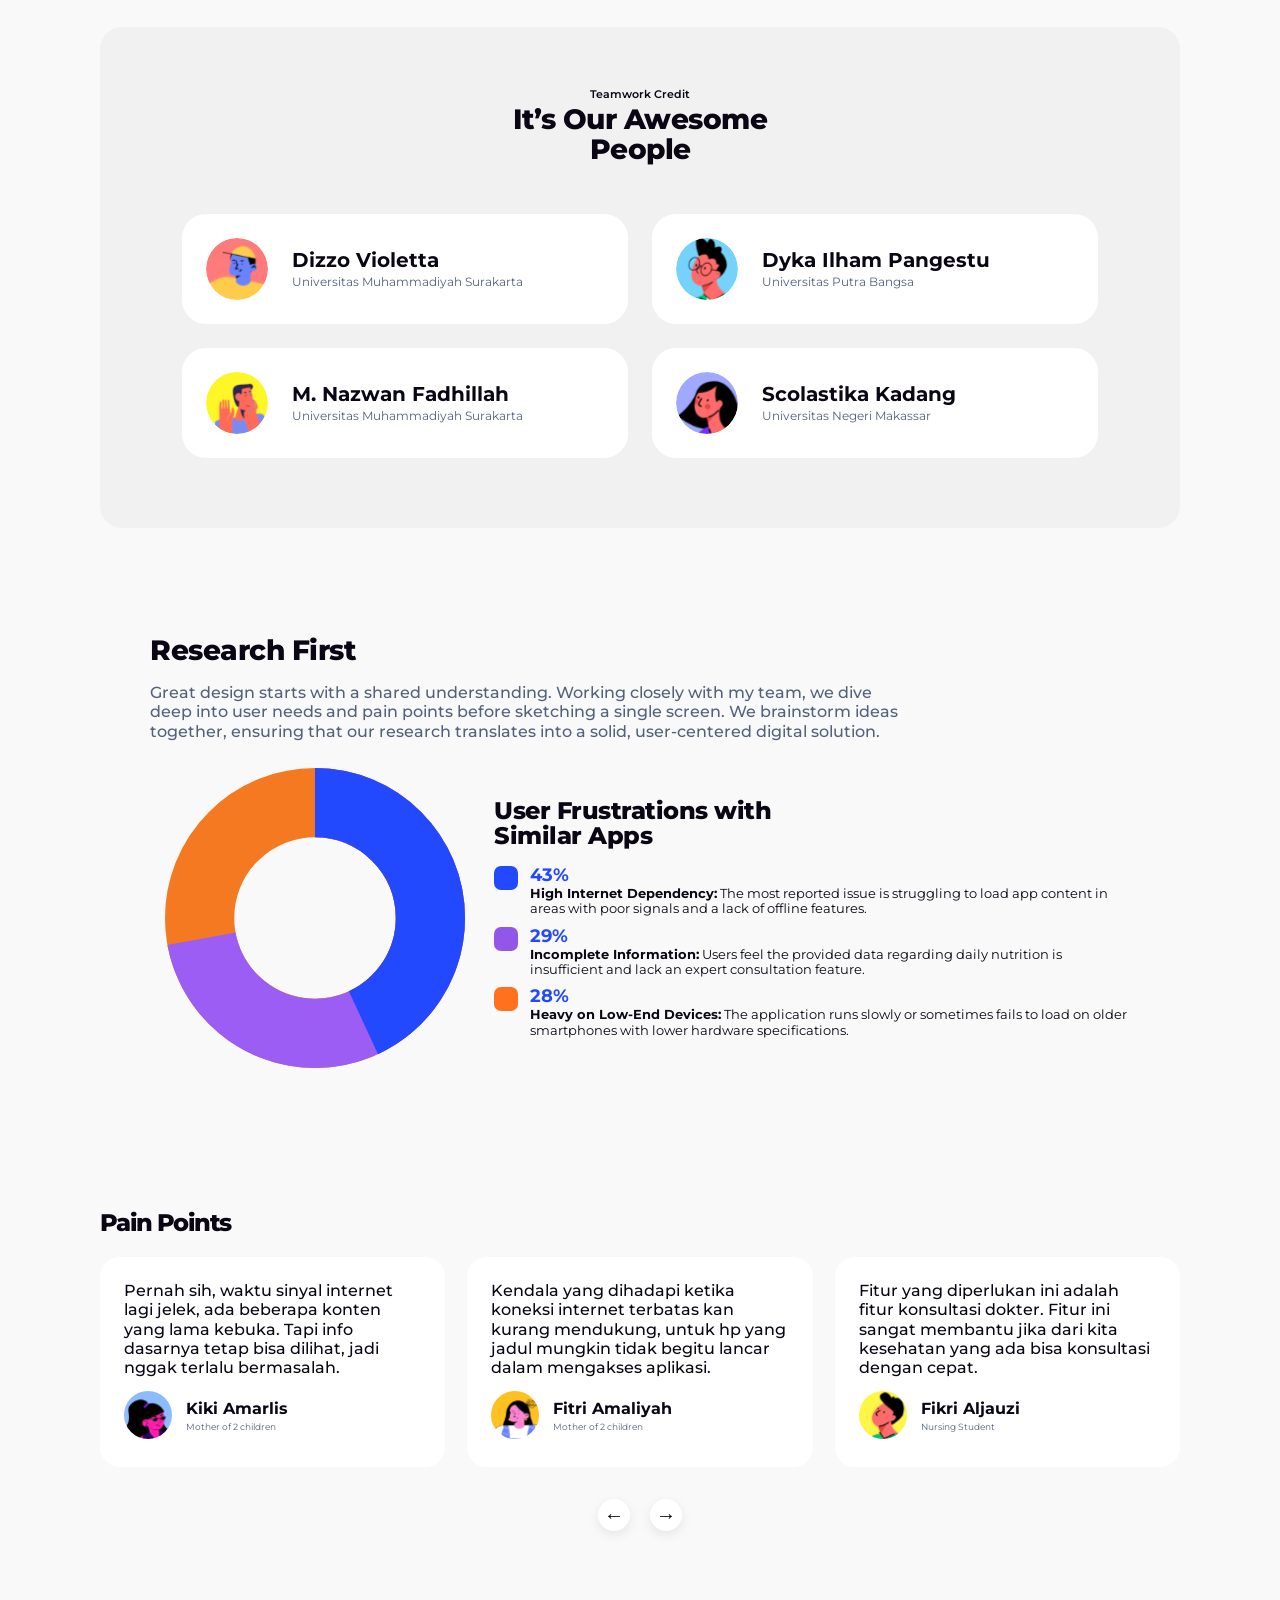
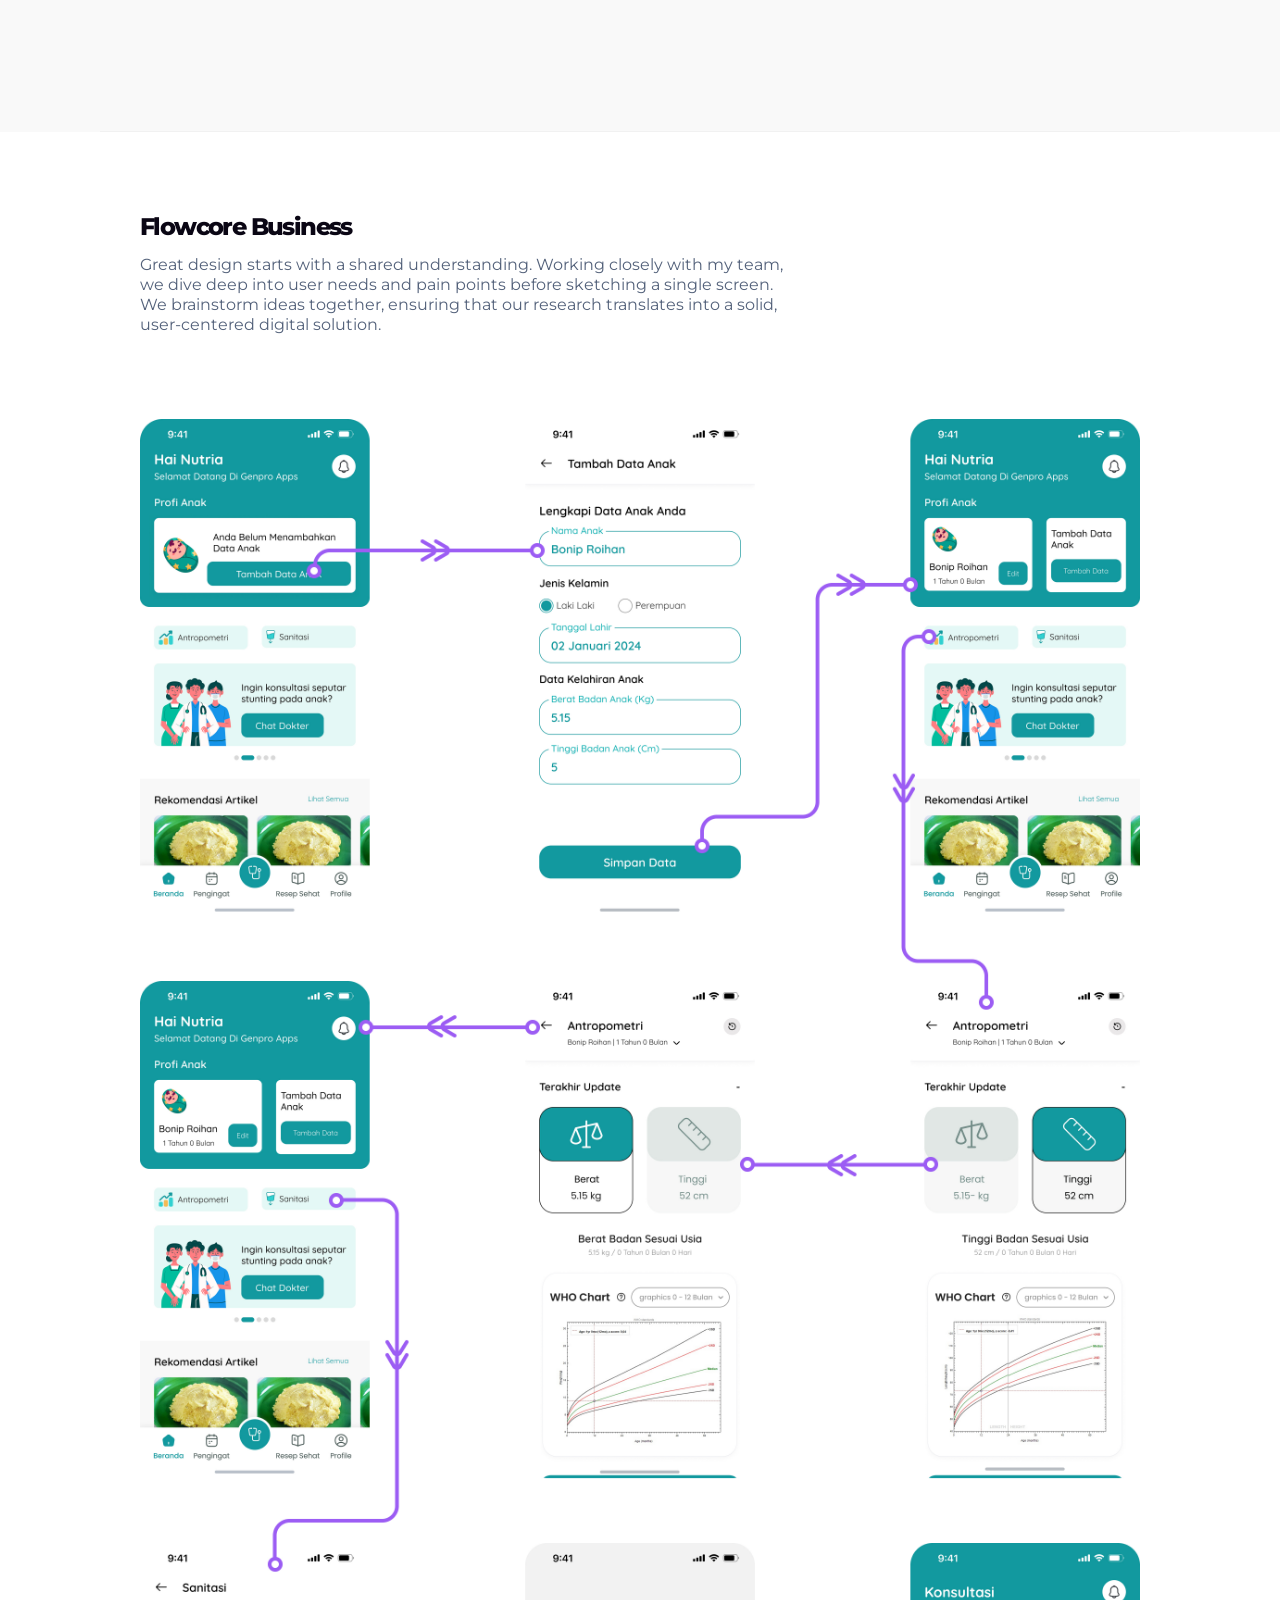
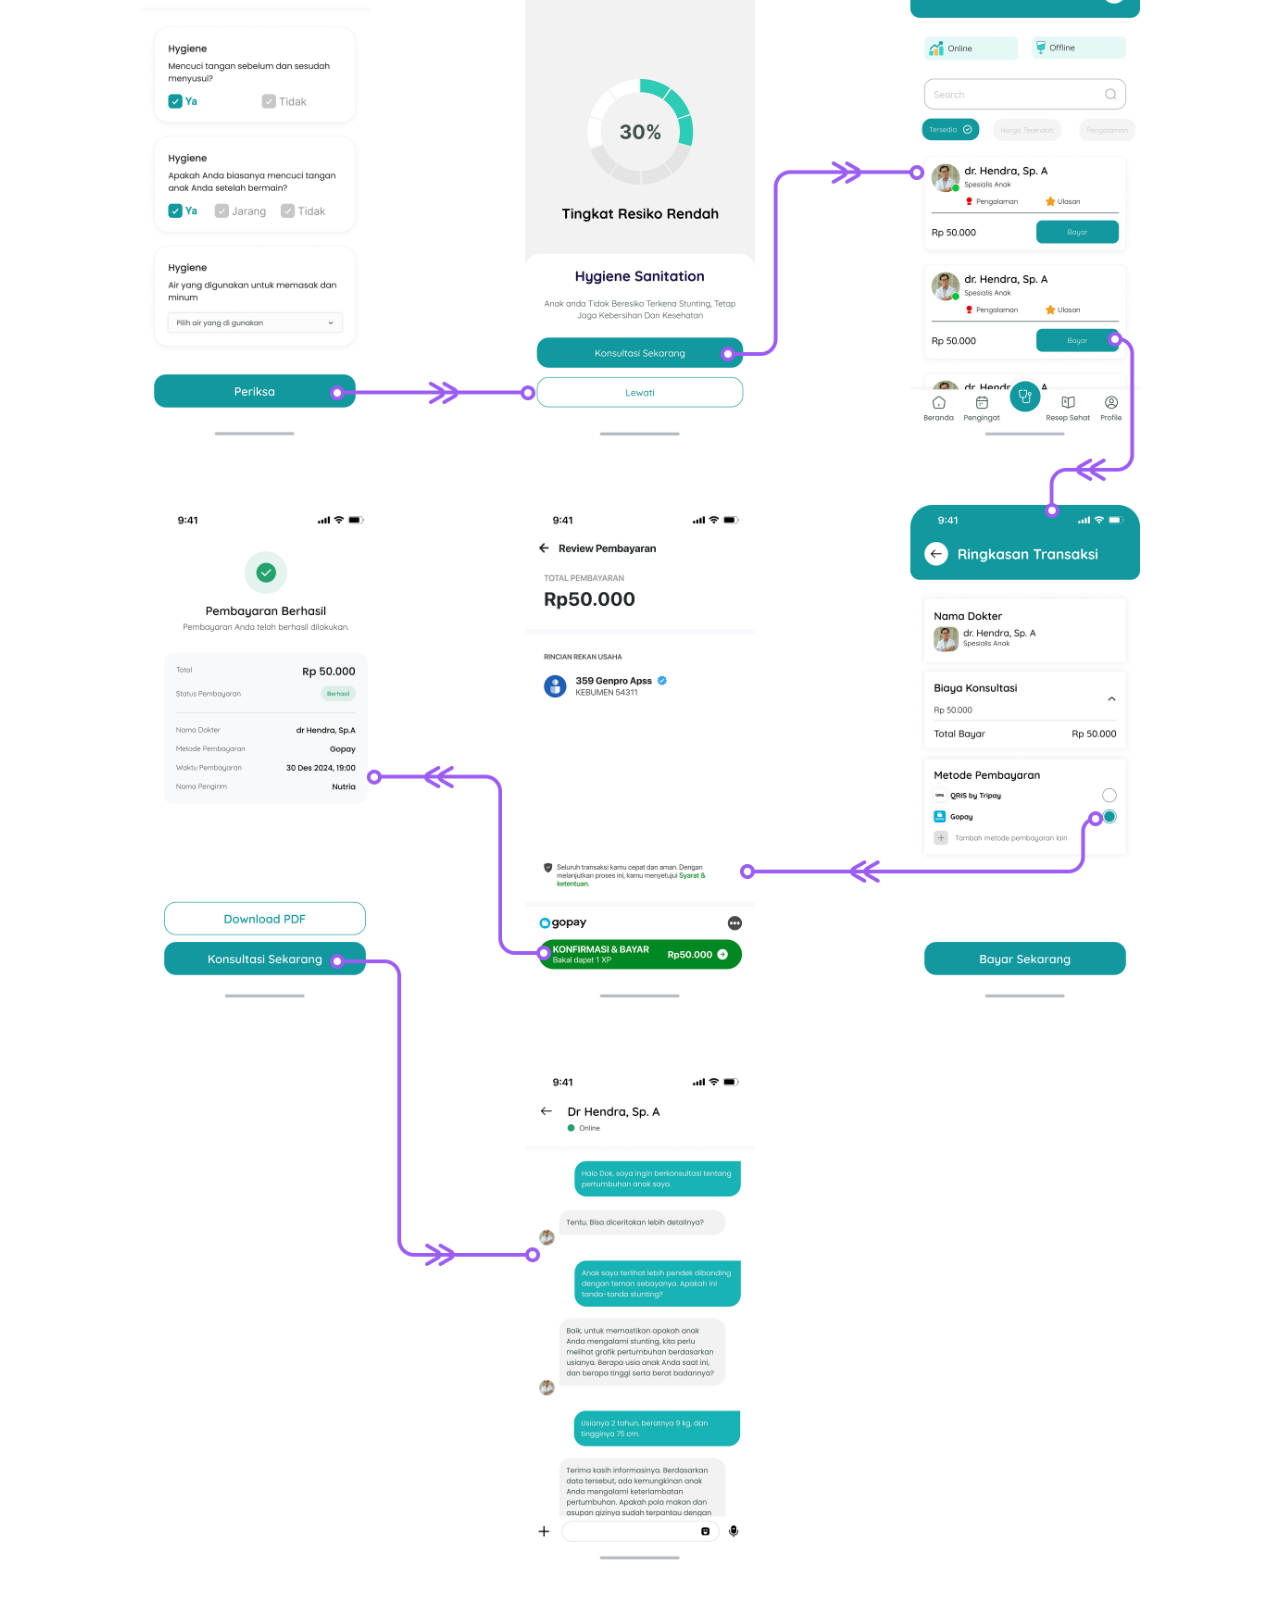
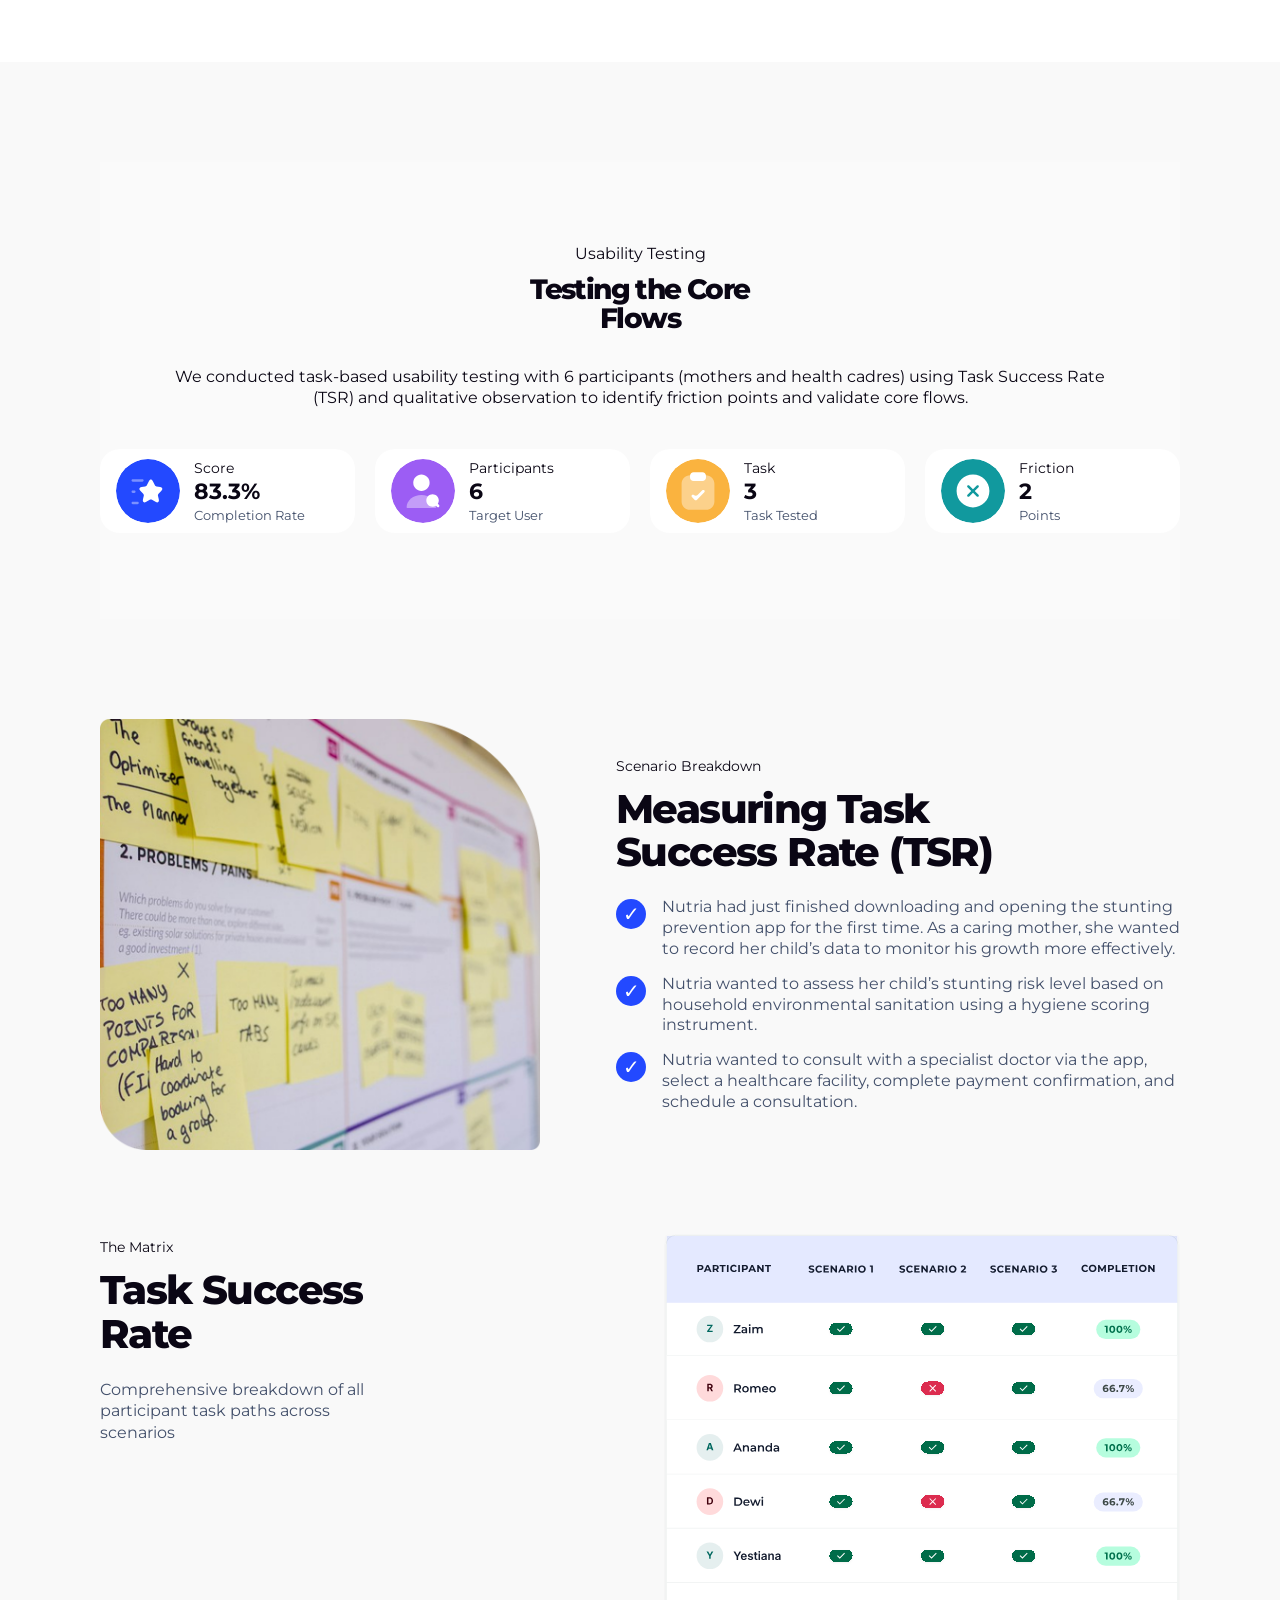
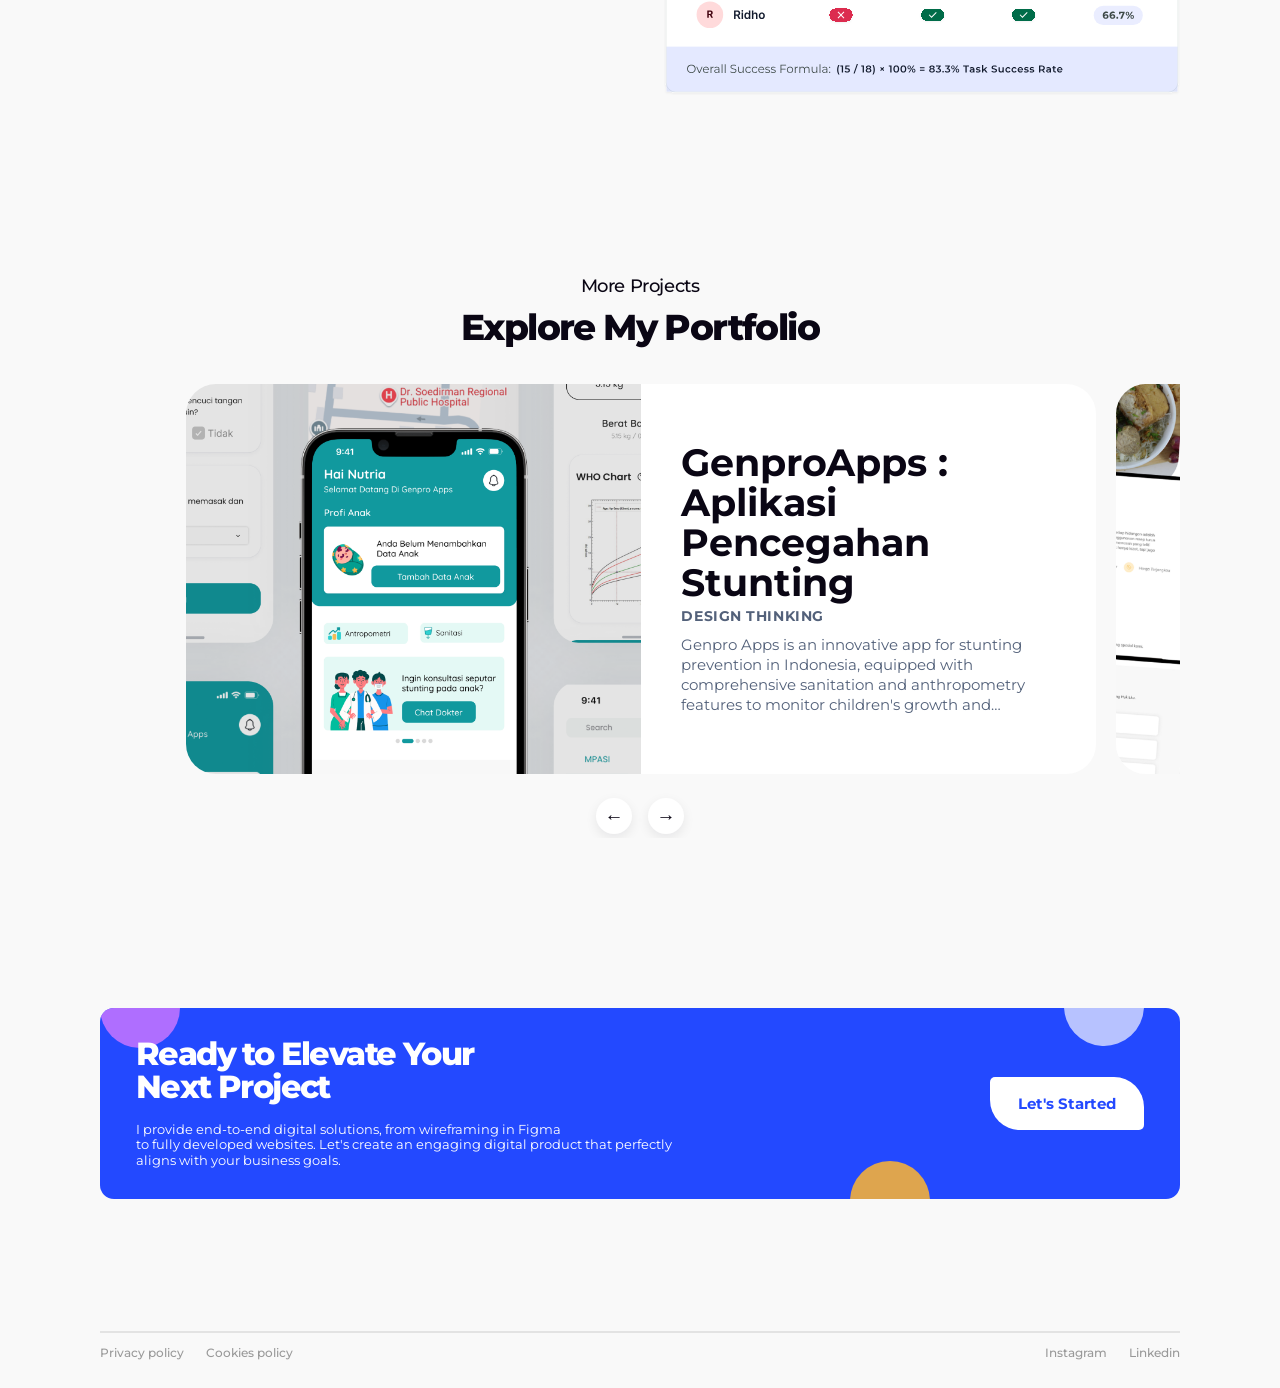
<file: genpro.html>
<!doctype html>
<html lang="en">
  <head>
    <meta charset="UTF-8" />
    <meta name="viewport" content="width=device-width, initial-scale=1.0" />
    <meta
      name="description"
      content="GenproApps: Aplikasi Pencegahan Stunting — portfolio case study"
    />
    <title>GenproApps — Dykailhamp.</title>
    <link rel="preconnect" href="https://fonts.googleapis.com" />
    <link rel="preconnect" href="https://fonts.gstatic.com" crossorigin />
    <link
      href="https://fonts.googleapis.com/css2?family=Montserrat:wght@400;500;600;700;800&display=swap"
      rel="stylesheet"
    />
    <link rel="stylesheet" href="css/style.css?v=69a91da" />
  </head>
  <body class="case-study-page">
    <header class="site-header">
      <nav class="navbar" aria-label="Main navigation">
        <a href="index.html#home" class="logo-link">
          <img src="Assets/LogoDykailhamp.svg" alt="Dykailhamp." class="logo" />
        </a>
        <button class="nav-toggle" aria-label="Toggle menu" aria-expanded="false">
          <span></span><span></span><span></span>
        </button>
        <ul class="nav-links">
          <li><a href="index.html#home">Home</a></li>
          <li><a class="active" href="index.html#project">Project</a></li>
          <li><a href="index.html#services">Services</a></li>
          <li><a href="index.html#contact">Contact</a></li>
        </ul>
      </nav>
    </header>

    <main>
      <section class="case-study-intro">
        <div>
          <h1>GenproApps : Aplikasi<br />Pencegahan Stunting</h1>
          <p>UI/UX Designer · UX Researcher</p>
          <p class="case-study-method">Method: Design Thinking</p>
        </div>
        <a class="live-preview" href="#overview">Live Preview <span aria-hidden="true">↗</span></a>
      </section>

      <div class="case-study-cover">
        <img src="Assets/coverGenpro.png" alt="GenproApps application interface" />
      </div>

      <section class="project-overview" id="overview">
        <h2>Project Overview</h2>
        <p>
          Stunting remains a critical public health challenge, largely driven by inadequate nutrition, poor sanitation, and a lack of consistent growth tracking during a child's foundational years. To address this pressing issue, I designed Genpro Apps, a comprehensive mobile application concept dedicated to stunting prevention. The primary goal of this project was to bridge the information gap between parents, local healthcare workers, and vital health data. By combining precise anthropometry monitoring with proactive sanitation education, Genpro Apps serves as an accessible digital ecosystem that empowers users to take immediate, informed measures to ensure healthy child development.
        </p>
        <div class="overview-gallery">
          <img src="Assets/projectoverview1.jpg" alt="Design research session" />
          <img src="Assets/projectoverview2.jpg" alt="Designing the Genpro application" />
        </div>
      </section>

      <section class="research-section" aria-label="UX research findings">
        <div class="teamwork-credit">
          <p class="research-label">Teamwork Credit</p>
          <h2>It’s Our Awesome<br />People</h2>
          <div class="team-list">
            <div class="team-member">
              <img class="avatar" src="Assets/profile1.svg" alt="" />
              <span><strong>Dizzo Violetta</strong><small>Universitas Muhammadiyah Surakarta</small></span>
            </div>
            <div class="team-member">
              <img class="avatar" src="Assets/profile3.svg" alt="" />
              <span><strong>Dyka Ilham Pangestu</strong><small>Universitas Putra Bangsa</small></span>
            </div>
            <div class="team-member">
              <img class="avatar" src="Assets/profile2.svg" alt="" />
              <span><strong>M. Nazwan Fadhillah</strong><small>Universitas Muhammadiyah Surakarta</small></span>
            </div>
            <div class="team-member">
              <img class="avatar" src="Assets/profile4.svg" alt="" />
              <span><strong>Scolastika Kadang</strong><small>Universitas Negeri Makassar</small></span>
            </div>
          </div>
        </div>

        <div class="research-intro">
          <h2>Research First</h2>
          <p>
            Great design starts with a shared understanding. Working closely with my team, we dive
            deep into user needs and pain points before sketching a single screen. We brainstorm ideas
            together, ensuring that our research translates into a solid, user-centered digital solution.
          </p>
        </div>

        <div class="frustrations">
          <img
            class="research-diagram"
            src="Assets/research%20first.svg"
            alt="User frustrations chart: 43 percent high internet dependency, 29 percent incomplete information, and 28 percent heavy on low-end devices"
          />
          <div class="frustration-copy">
            <h2>User Frustrations with<br />Similar Apps</h2>
            <ul class="frustration-list">
              <li><i class="legend legend--blue"></i><span><strong>43%</strong><b>High Internet Dependency:</b> The most reported issue is struggling to load app content in areas with poor signals and a lack of offline features.</span></li>
              <li><i class="legend legend--purple"></i><span><strong>29%</strong><b>Incomplete Information:</b> Users feel the provided data regarding daily nutrition is insufficient and lack an expert consultation feature.</span></li>
              <li><i class="legend legend--orange"></i><span><strong>28%</strong><b>Heavy on Low-End Devices:</b> The application runs slowly or sometimes fails to load on older smartphones with lower hardware specifications.</span></li>
            </ul>
          </div>
        </div>

      </section>

      <section class="pain-points-section" aria-label="Pain points">
        <h2>Pain Points</h2>
        <div class="pain-points-carousel">
          <div class="pain-points-slider">
            <article class="pain-point-card">
            <p>
              Pernah sih, waktu sinyal internet lagi jelek, ada beberapa konten
              yang lama kebuka. Tapi info dasarnya tetap bisa dilihat, jadi nggak
              terlalu bermasalah.
            </p>
            <div class="pain-point-person">
              <img src="Assets/kiki.svg" alt="" />
              <span><strong>Kiki Amarlis</strong><small>Mother of 2 children</small></span>
            </div>
            </article>
            <article class="pain-point-card">
            <p>
              Kendala yang dihadapi ketika koneksi internet terbatas kan kurang
              mendukung, untuk hp yang jadul mungkin tidak begitu lancar dalam mengakses aplikasi.
            </p>
            <div class="pain-point-person">
              <img src="Assets/fitri.svg" alt="" />
              <span><strong>Fitri Amaliyah</strong><small>Mother of 2 children</small></span>
            </div>
            </article>
            <article class="pain-point-card">
            <p>
              Fitur yang diperlukan ini adalah fitur konsultasi dokter. Fitur ini
              sangat membantu jika dari kita kesehatan yang ada bisa konsultasi
              dengan cepat.
            </p>
            <div class="pain-point-person">
              <img src="Assets/fikri.svg" alt="" />
              <span><strong>Fikri Aljauzi</strong><small>Nursing Student</small></span>
            </div>
            </article>
            <article class="pain-point-card">
            <p>
              Berdasarkan pengalaman saya menggunakan aplikasi ini Tidak cukup
              baik karna aplikasi ini tidak menyediakan informasi mengenai pola
              nutrisi dan pola makan anak.
            </p>
            <div class="pain-point-person">
              <img src="Assets/desy.svg" alt="" />
              <span><strong>Desy Pasapan</strong><small>Language Teacher</small></span>
            </div>
            </article>
          </div>
          <div class="pain-points-controls" aria-label="Pain points carousel controls">
            <button type="button" data-pain-direction="-1" aria-label="Previous pain point">←</button>
            <button type="button" data-pain-direction="1" aria-label="Next pain point">→</button>
          </div>
        </div>
      </section>

      <section class="flowcore-section" aria-labelledby="flowcore-title">
        <div class="flowcore-copy">
          <h2 id="flowcore-title">Flowcore Business</h2>
          <p>
            Great design starts with a shared understanding. Working closely
            with my team, we dive deep into user needs and pain points before
            sketching a single screen. We brainstorm ideas together, ensuring
            that our research translates into a solid, user-centered digital
            solution.
          </p>
        </div>
        <img
          class="flowcore-diagram"
          src="Assets/flowcorebusiness.jpg"
          alt="Flowcore Business user flow for the Genpro application"
        />
      </section>

      <section class="usability-section" aria-labelledby="usability-title">
        <div class="usability-copy">
          <p class="usability-label">Usability Testing</p>
          <h2 id="usability-title">Testing the Core<br />Flows</h2>
          <p>
            We conducted task-based usability testing with 6 participants
            (mothers and health cadres) using Task Success Rate (TSR) and
            qualitative observation to identify friction points and validate
            core flows.
          </p>
        </div>
        <div class="usability-stats">
          <article class="usability-stat">
            <img src="Assets/score.svg" alt="" />
            <div><span>Score</span><strong>83.3%</strong><small>Completion Rate</small></div>
          </article>
          <article class="usability-stat">
            <img src="Assets/participants.svg" alt="" />
            <div><span>Participants</span><strong>6</strong><small>Target User</small></div>
          </article>
          <article class="usability-stat">
            <img src="Assets/task.svg" alt="" />
            <div><span>Task</span><strong>3</strong><small>Task Tested</small></div>
          </article>
          <article class="usability-stat">
            <img src="Assets/friction.svg" alt="" />
            <div><span>Friction</span><strong>2</strong><small>Points</small></div>
          </article>
        </div>
      </section>

      <section class="scenario-section" aria-labelledby="scenario-title">
        <div class="scenario-intro">
          <img
            src="Assets/TSR.png"
            alt="Workshop board with notes used for usability testing"
          />
          <div>
            <p class="scenario-label">Scenario Breakdown</p>
            <h2 id="scenario-title">Measuring Task<br />Success Rate (TSR)</h2>
            <ul>
              <li>Nutria had just finished downloading and opening the stunting prevention app for the first time. As a caring mother, she wanted to record her child’s data to monitor his growth more effectively.</li>
              <li>Nutria wanted to assess her child’s stunting risk level based on household environmental sanitation using a hygiene scoring instrument.</li>
              <li>Nutria wanted to consult with a specialist doctor via the app, select a healthcare facility, complete payment confirmation, and schedule a consultation.</li>
            </ul>
          </div>
        </div>
        <div class="task-matrix">
          <div class="matrix-copy">
            <p>The Matrix</p>
            <h2>Task Success<br />Rate</h2>
            <span>Comprehensive breakdown of all participant task paths across scenarios</span>
          </div>
          <div class="matrix-table-wrap">
            <img
              src="Assets/matrix.svg"
              alt="Task success rate matrix for six participants across three scenarios"
            />
          </div>
        </div>
      </section>

      <section class="portfolio-carousel-section" aria-labelledby="portfolio-carousel-title">
        <p class="eyebrow">More Projects</p>
        <h2 id="portfolio-carousel-title">Explore My Portfolio</h2>
        <div class="portfolio-carousel">
          <div class="portfolio-carousel-track">
            <a class="portfolio-carousel-card" href="genpro.html">
              <img src="Assets/coverGenpro.png" alt="GenproApps case study" />
              <span><strong>GenproApps : Aplikasi Pencegahan Stunting</strong><small>Design Thinking</small><p>Genpro Apps is an innovative app for stunting prevention in Indonesia, equipped with comprehensive sanitation and anthropometry features to monitor children's growth and development.</p>
          </span>
            </a>
            <a class="portfolio-carousel-card" href="bakso.html">
              <img src="Assets/coverBakso.jpg" alt="Bakso Kuning case study" />
              <span><strong>Bakso Kuning & Mi Ayam Rendang Pak Eko</strong><small>User-Centered Design</small><p>The official website of Warung Bakso Kuning & Mi Ayam Rendang Pak Eko. Discover the authentic and unique flavors of our special menu, and order conveniently from the comfort of your home.</p></span>
            </a>
            <a class="portfolio-carousel-card" href="portofolio.html">
              <img src="Assets/coverPortoDewi.jpg" alt="Personal portfolio case study" />
              <span><strong>Website Personal Portofolio</strong><small>User-Centered Design</small><p>Designed a highly personalized digital portfolio to highlight the client's unique skills and projects. The UI/UX focuses on visual hierarchy, minimalist aesthetics, and smooth user flows to leave a lasting professional impression on recruiters.</p></span>
            </a>
          </div>
          <div class="portfolio-carousel-controls" aria-label="Portfolio carousel controls">
            <button type="button" data-portfolio-direction="-1" aria-label="Previous project">←</button>
            <button type="button" data-portfolio-direction="1" aria-label="Next project">→</button>
          </div>
        </div>
      </section>

      <section class="cta-section" id="contact" aria-label="Contact">
        <div class="cta-shape cta-shape--left"></div>
        <div class="cta-shape cta-shape--right"></div>
        <div class="cta-shape cta-shape--bottom"></div>
        <div class="cta-copy">
          <h2>Ready to Elevate Your<br />Next Project</h2>
          <p>
            I provide end-to-end digital solutions, from wireframing in Figma
            <br class="desktop-break" />to fully developed websites. Let's create
            an engaging digital product that perfectly aligns with your business
            goals.
          </p>
        </div>
        <a class="cta-button" href="mailto:dykailhamp@gmail.com">Let's Started</a>
      </section>
    </main>

    <footer class="site-footer">
      <div class="footer-links footer-links--left">
        <a href="#privacy">Privacy policy</a>
        <a href="#cookies">Cookies policy</a>
      </div>
      <div class="footer-links footer-links--right">
        <a
          href="https://www.instagram.com/dykailhamp.portofolio"
          target="_blank"
          rel="noreferrer"
        >Instagram</a>
        <a
          href="http://www.linkedin.com/in/dyka-ilham-pangestu-525b0b343"
          target="_blank"
          rel="noreferrer"
        >Linkedin</a>
      </div>
    </footer>

    <script>
      const portfolioCarousel = document.querySelector(".portfolio-carousel");
      const portfolioTrack = portfolioCarousel.querySelector(".portfolio-carousel-track");
      let portfolioAnimating = false;
      let portfolioManualRequest = false;
      portfolioCarousel.addEventListener("wheel", (event) => {
        event.preventDefault();
      }, { passive: false });
      const advancePortfolio = () => {
        if (portfolioAnimating) return;
        portfolioAnimating = true;
        portfolioManualRequest = true;
        const cardWidth = portfolioTrack.firstElementChild.getBoundingClientRect().width;
        const gap = parseFloat(getComputedStyle(portfolioTrack).gap);
        portfolioTrack.style.transform = `translateX(-${cardWidth + gap}px)`;
      };
      portfolioTrack.addEventListener("transitionend", (event) => {
        if (event.propertyName !== "transform" || !portfolioManualRequest) return;
        portfolioTrack.style.transition = "none";
        portfolioTrack.append(portfolioTrack.firstElementChild);
        portfolioTrack.style.transform = "translateX(0)";
        portfolioTrack.offsetHeight;
        requestAnimationFrame(() => {
          portfolioTrack.style.transition = "";
          portfolioAnimating = false;
          portfolioManualRequest = false;
        });
      });
      portfolioCarousel.querySelectorAll("[data-portfolio-direction]").forEach((button) => {
        button.addEventListener("click", () => {
          if (portfolioAnimating) return;
          if (Number(button.dataset.portfolioDirection) > 0) {
            advancePortfolio();
            return;
          }
          portfolioTrack.insertBefore(portfolioTrack.lastElementChild, portfolioTrack.firstElementChild);
          portfolioManualRequest = false;
          portfolioTrack.style.transition = "none";
          portfolioTrack.style.transform = "translateX(-0px)";
          requestAnimationFrame(() => { portfolioTrack.style.transition = ""; });
        });
      });

      const toggle = document.querySelector(".nav-toggle");
      const links = document.querySelector(".nav-links");
      toggle.addEventListener("click", () => {
        const isOpen = links.classList.toggle("is-open");
        toggle.setAttribute("aria-expanded", isOpen);
      });

      const painPointsSlider = document.querySelector(".pain-points-slider");
      const painPointCards = [...painPointsSlider.querySelectorAll(".pain-point-card")];
      let painPointIndex = 0;

      const movePainPoints = (direction) => {
        painPointIndex = (painPointIndex + direction + painPointCards.length) % painPointCards.length;
        const target = painPointCards[painPointIndex].offsetLeft - painPointsSlider.offsetLeft;
        painPointsSlider.scrollTo({ left: target, behavior: "smooth" });
      };

      document.querySelectorAll("[data-pain-direction]").forEach((button) => {
        button.addEventListener("click", () => movePainPoints(Number(button.dataset.painDirection)));
      });
    </script>
  </body>
</html>
</file>
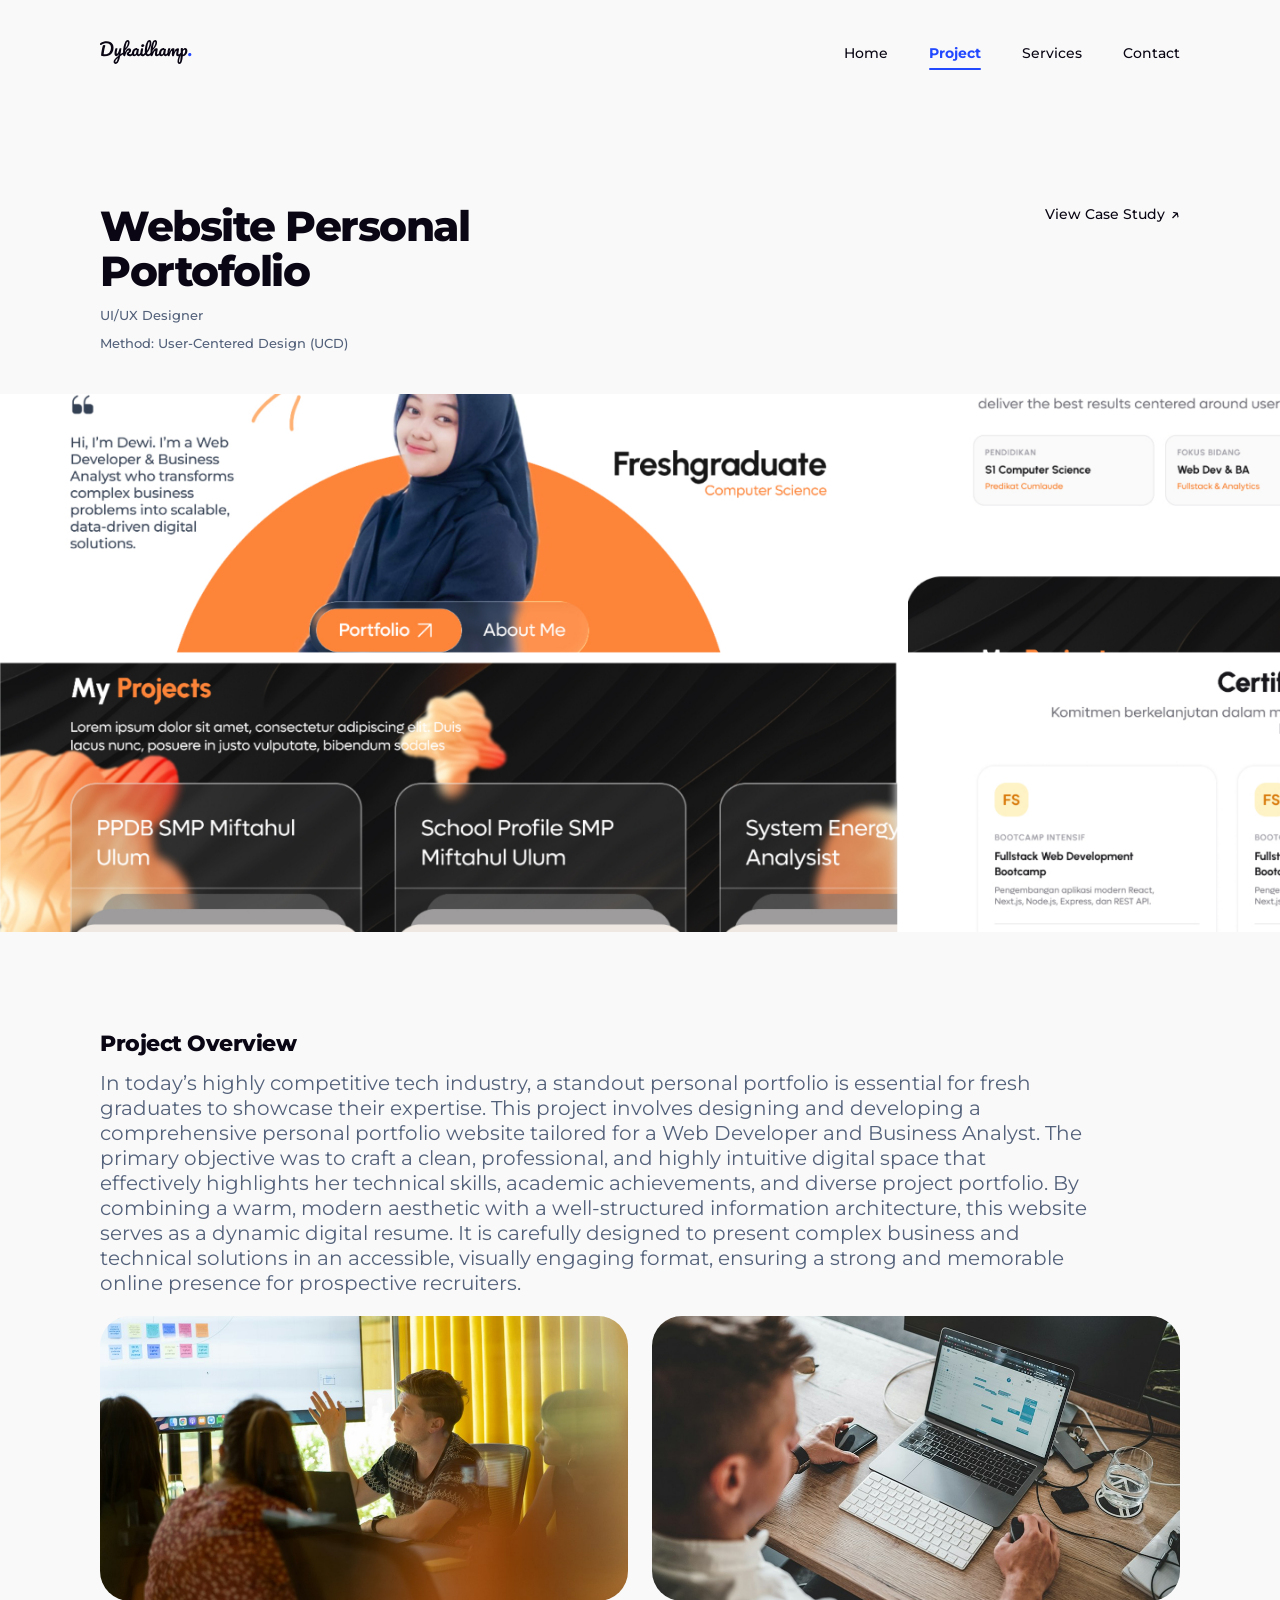
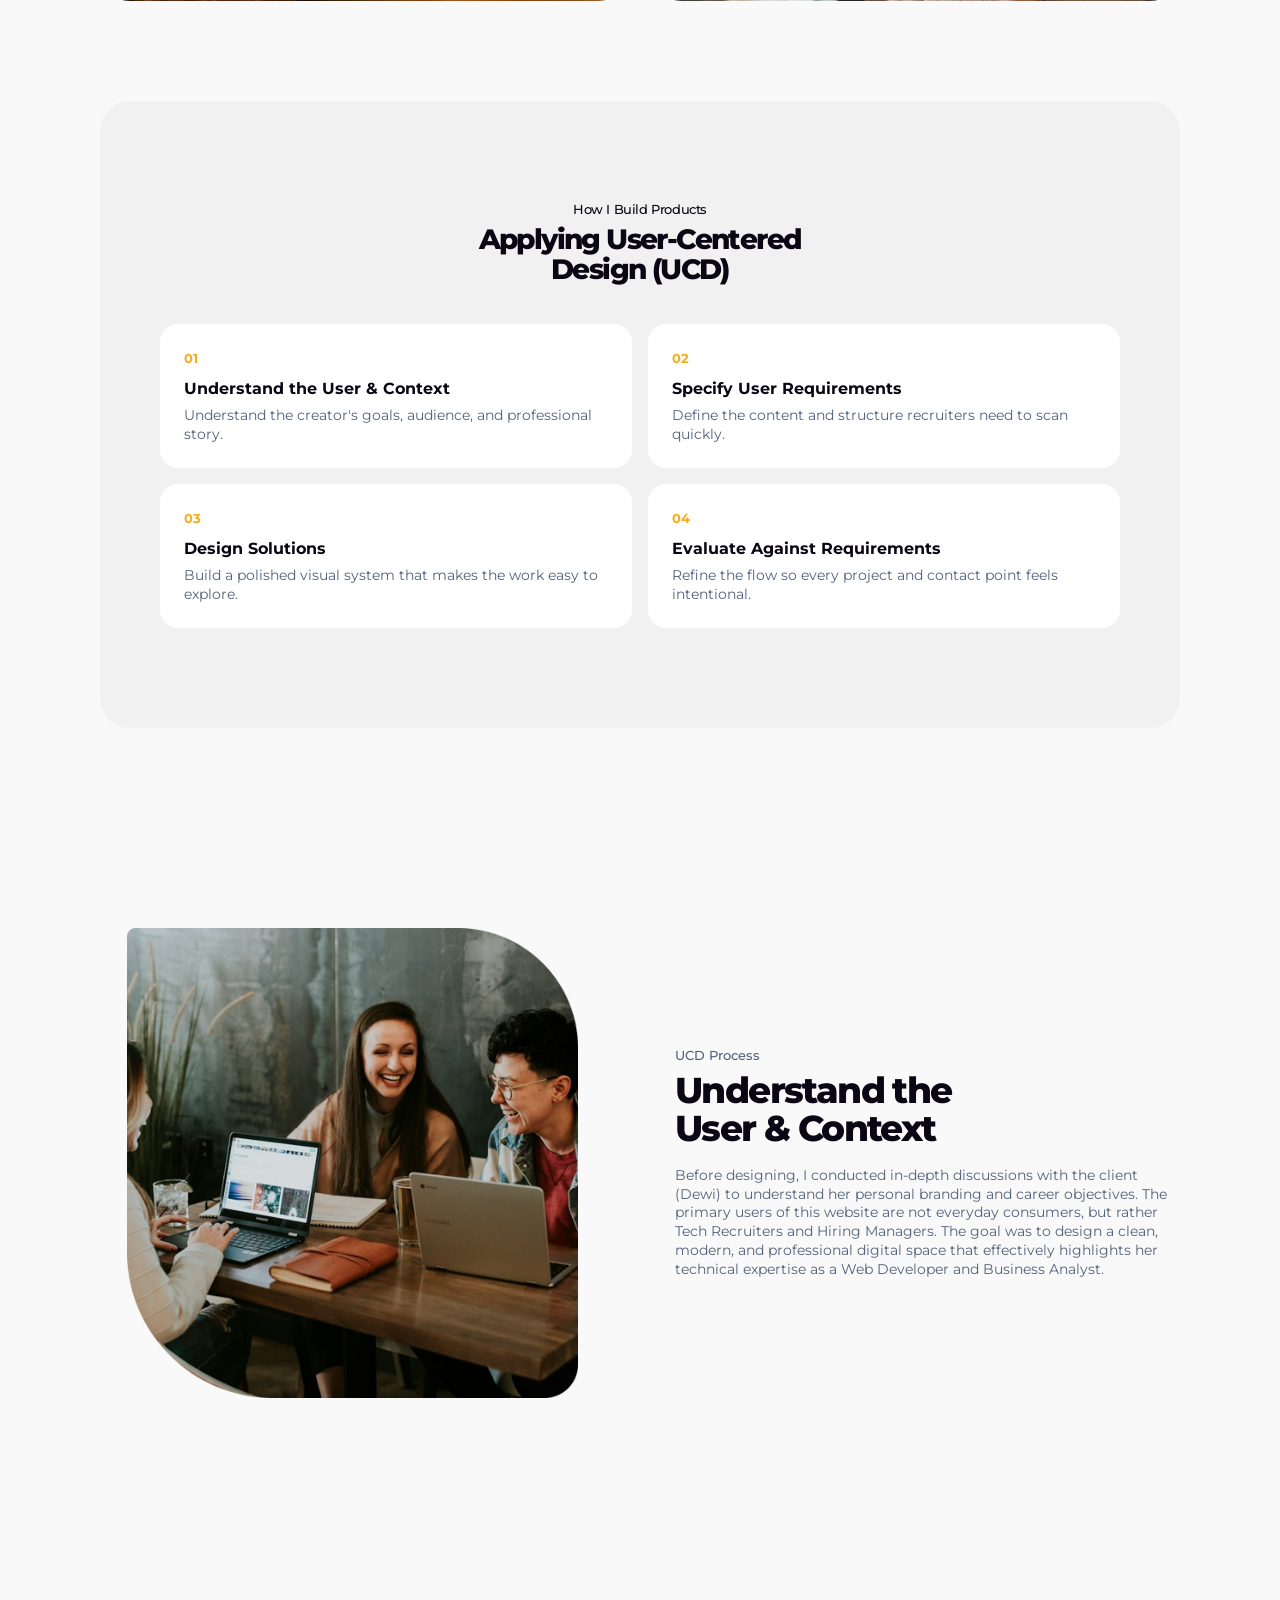
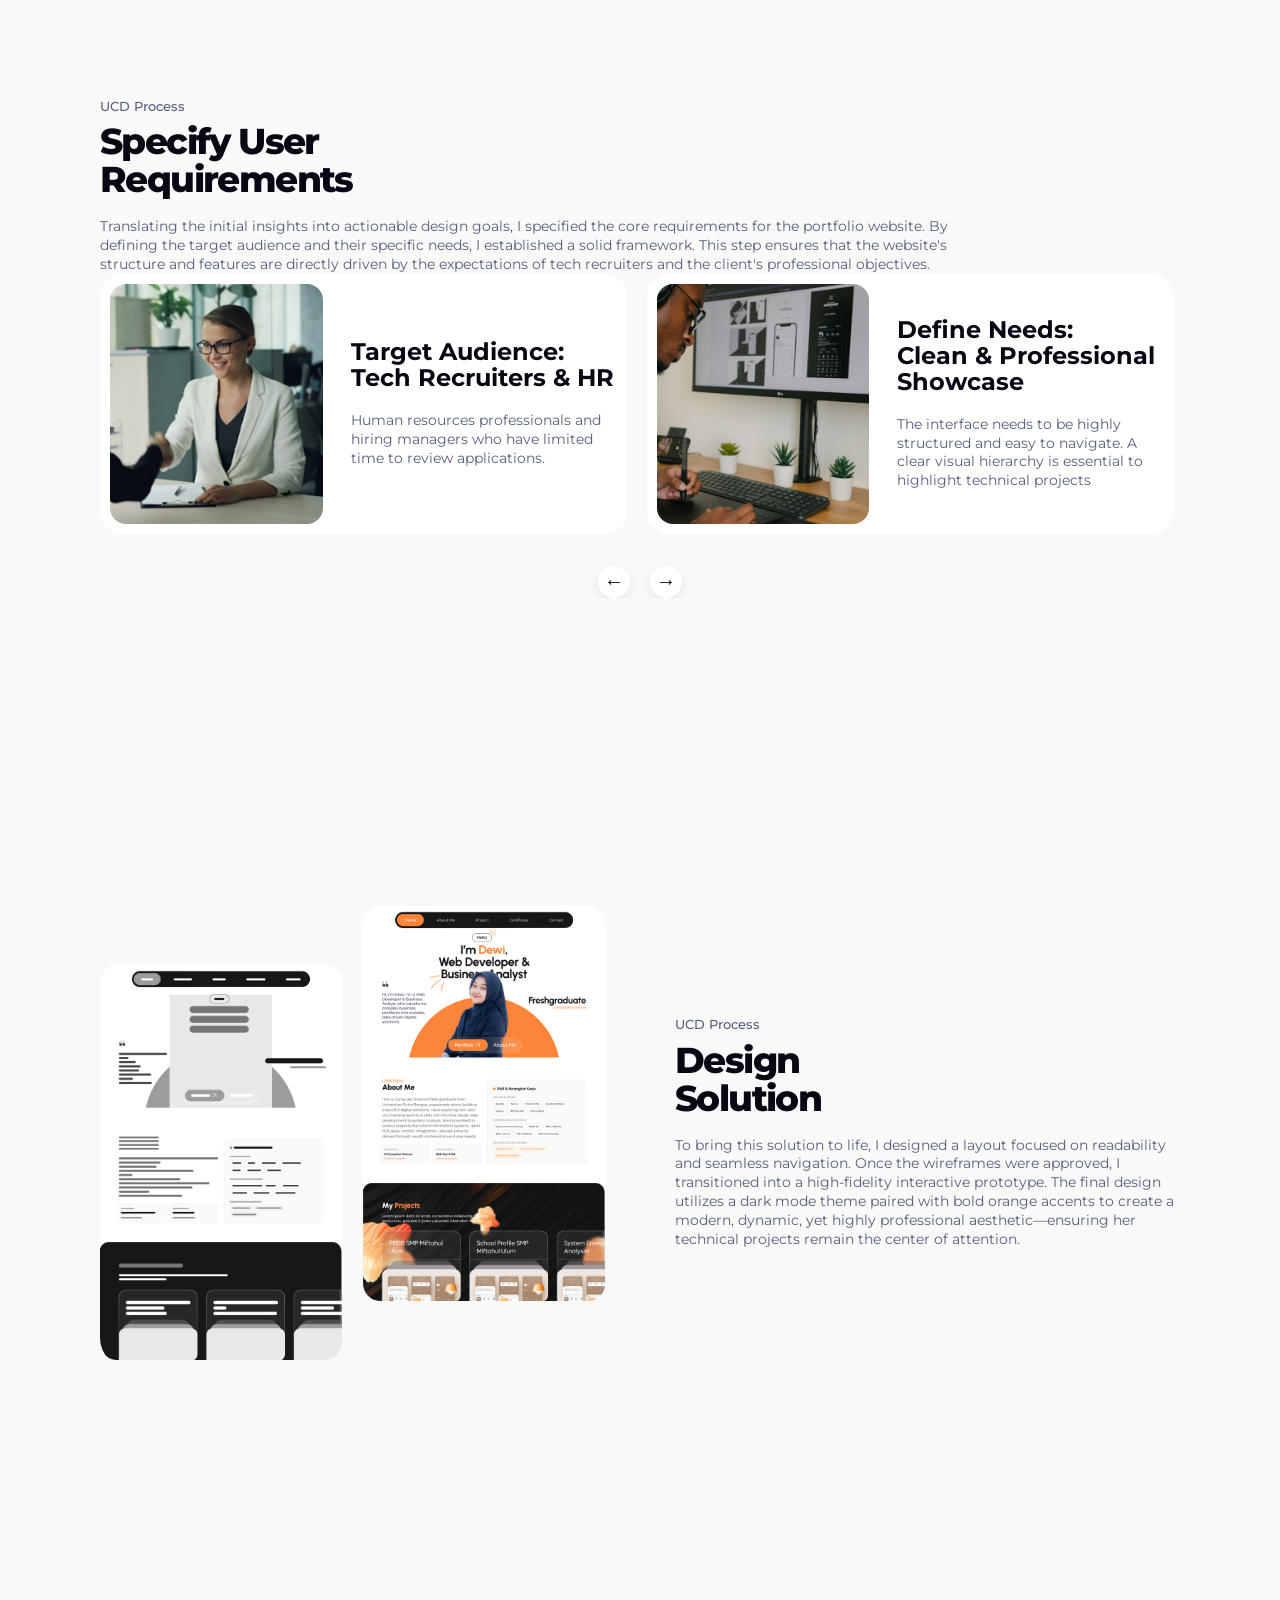
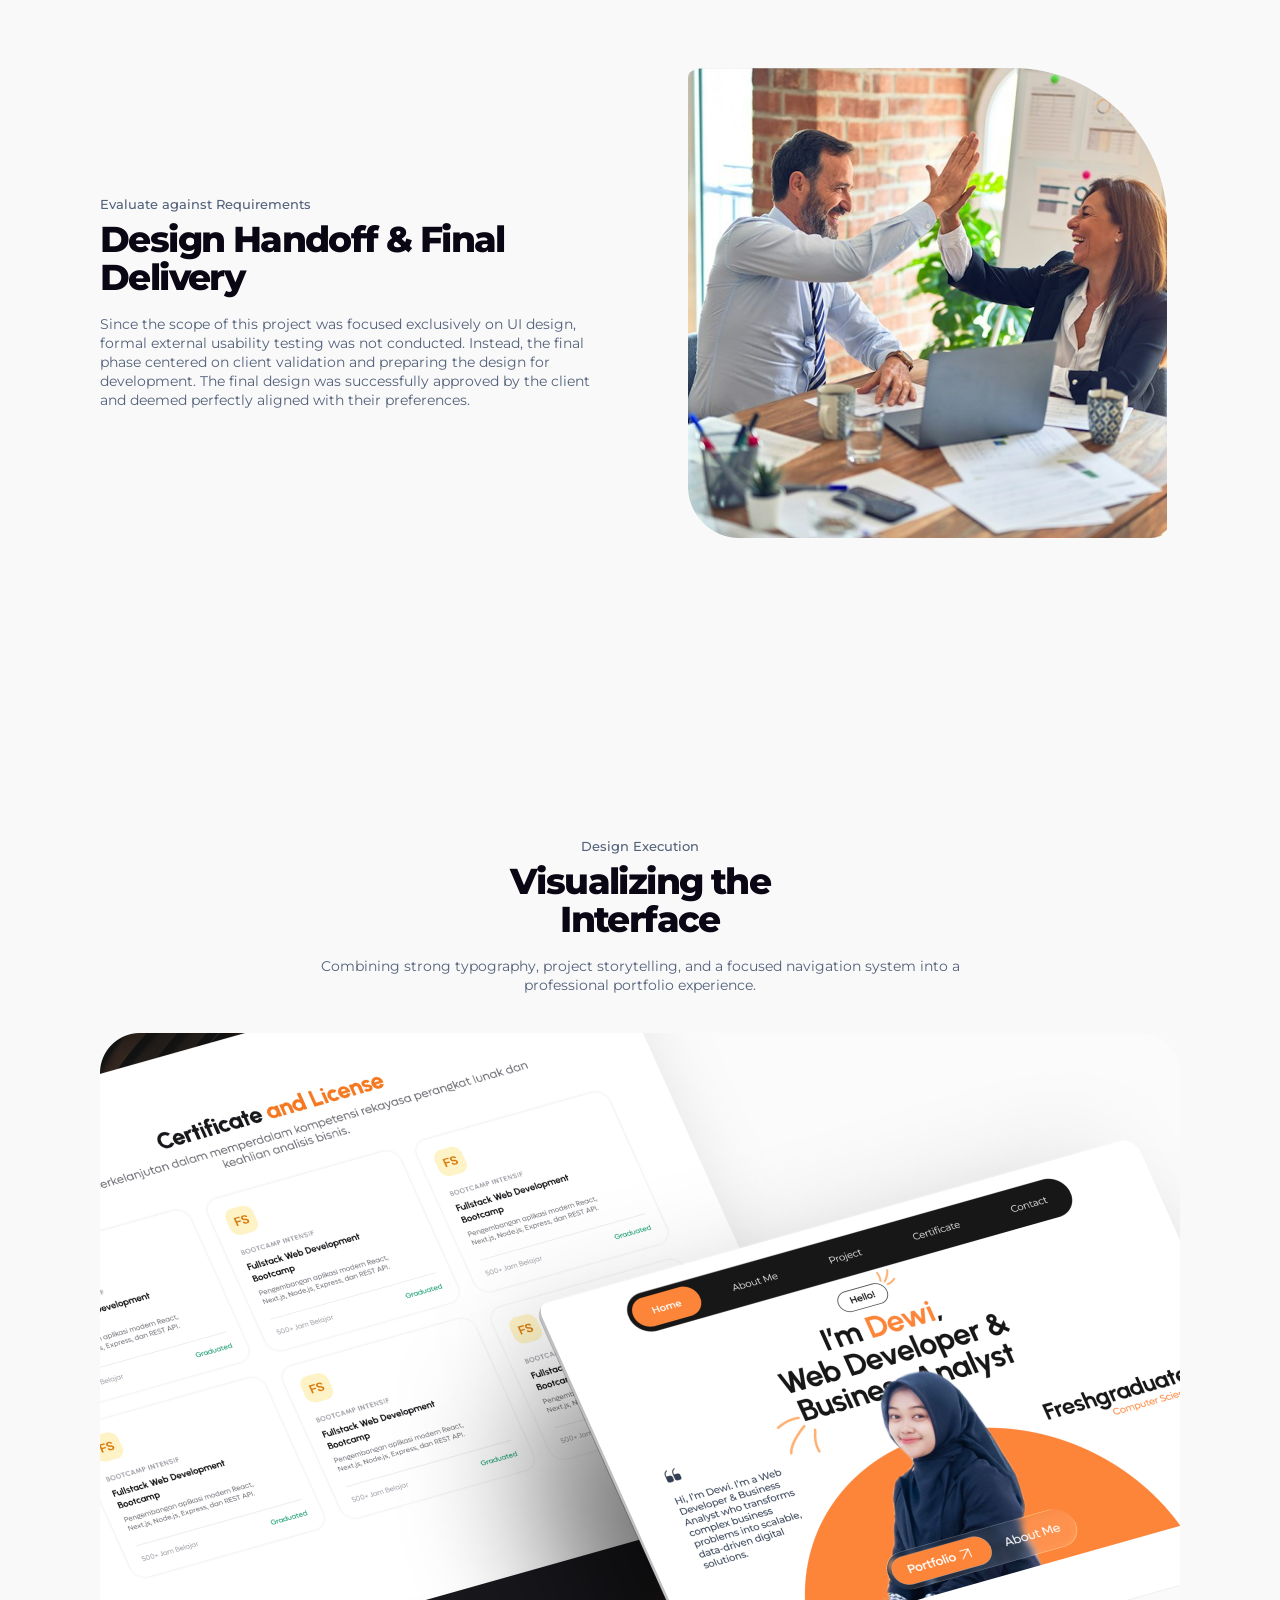
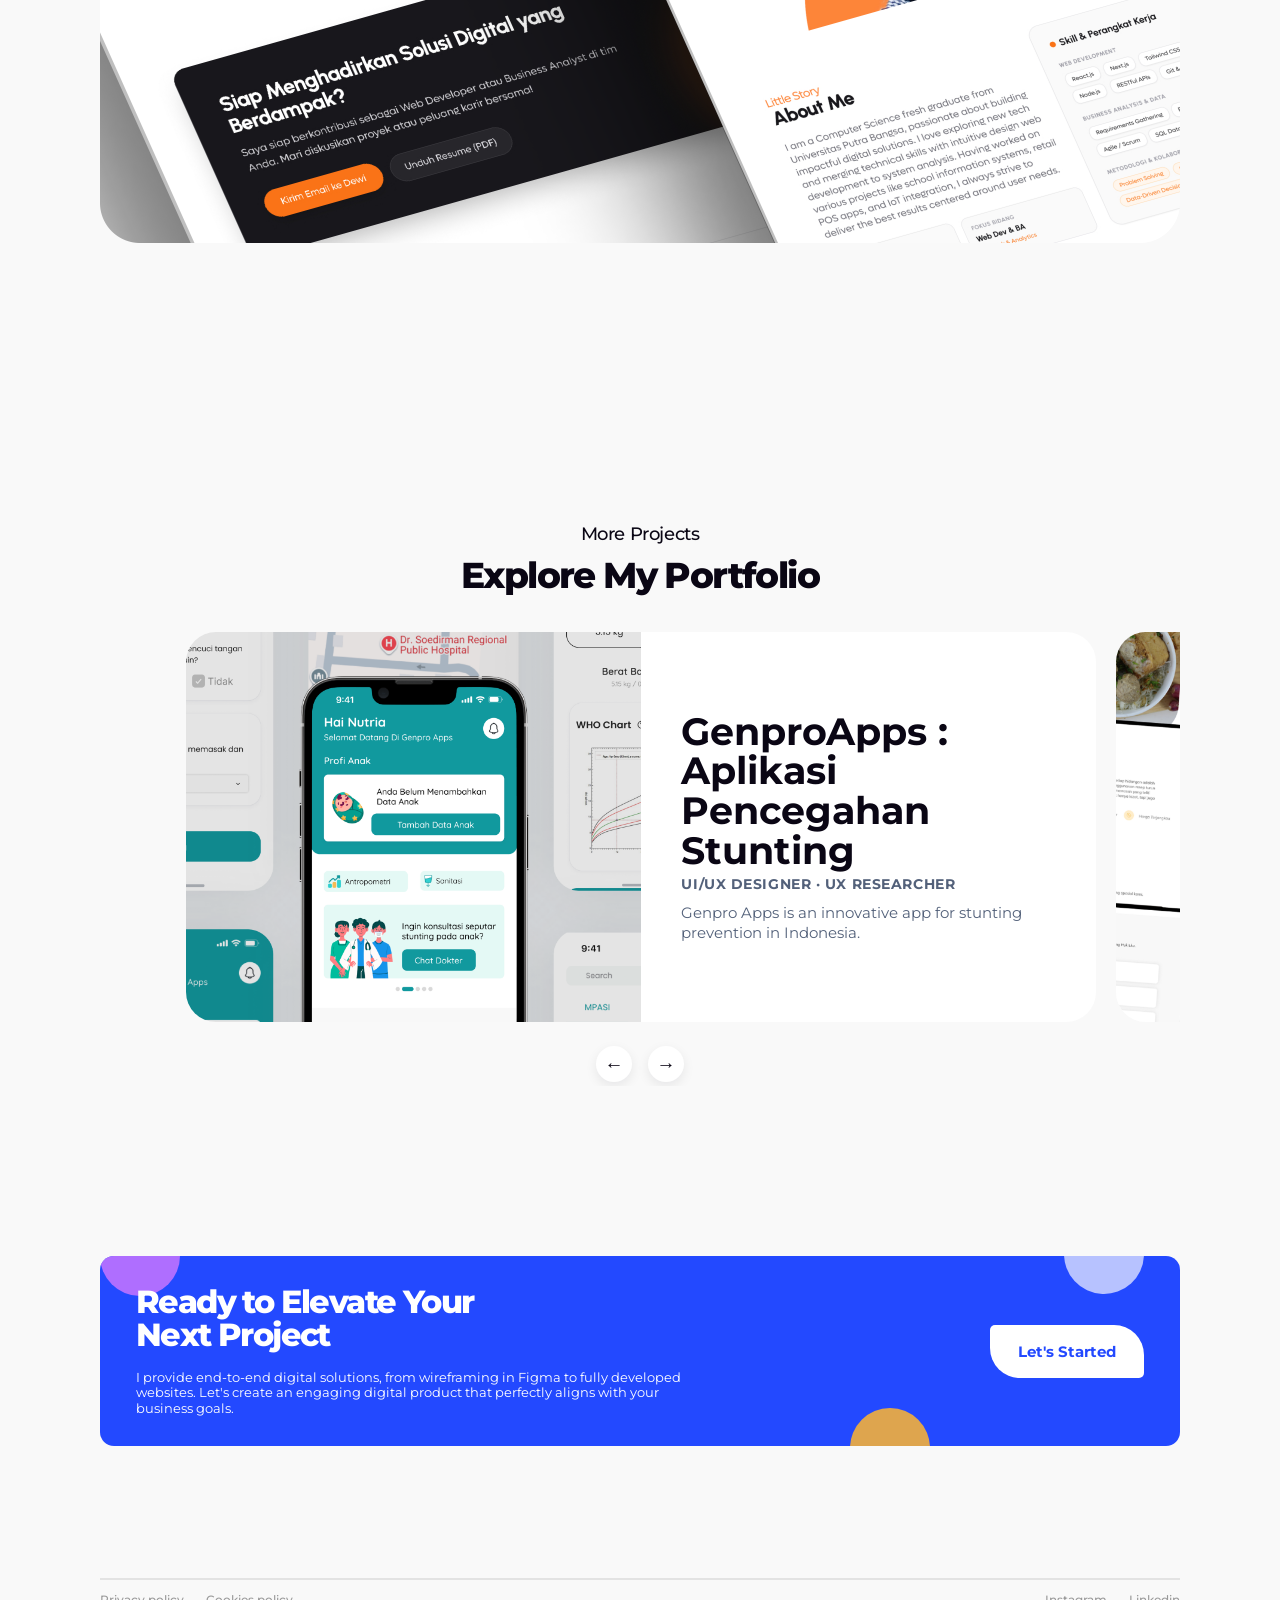
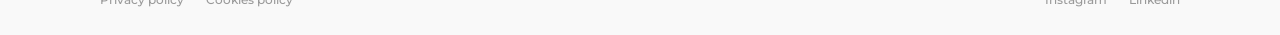
<file: portofolio.html>
<!doctype html>
<html lang="en">
  <head>
    <meta charset="UTF-8" />
    <meta name="viewport" content="width=device-width, initial-scale=1.0" />
    <meta
      name="description"
      content="Website Personal Portofolio — portfolio case study"
    />
    <title>Website Personal Portofolio — Dykailhamp.</title>
    <link rel="preconnect" href="https://fonts.googleapis.com" />
    <link rel="preconnect" href="https://fonts.gstatic.com" crossorigin />
    <link
      href="https://fonts.googleapis.com/css2?family=Montserrat:wght@400;500;600;700;800&display=swap"
      rel="stylesheet"
    />
    <link rel="stylesheet" href="css/style.css?v=69a91da" />
  </head>
  <body class="case-study-page bakso-page">
    <header class="site-header">
      <nav class="navbar" aria-label="Main navigation">
        <a href="index.html#home" class="logo-link"
          ><img src="Assets/LogoDykailhamp.svg" alt="Dykailhamp." class="logo"
        /></a>
        <button
          class="nav-toggle"
          aria-label="Toggle menu"
          aria-expanded="false"
        >
          <span></span><span></span><span></span>
        </button>
        <ul class="nav-links">
          <li><a href="index.html#home">Home</a></li>
          <li><a class="active" href="index.html#project">Project</a></li>
          <li><a href="index.html#services">Services</a></li>
          <li><a href="index.html#contact">Contact</a></li>
        </ul>
      </nav>
    </header>
    <main>
      <section class="case-study-intro">
        <div>
          <h1>Website Personal<br />Portofolio</h1>
          <p>UI/UX Designer</p>
          <p class="case-study-method">Method: User-Centered Design (UCD)</p>
        </div>
        <a class="live-preview" href="#overview"
          >View Case Study <span aria-hidden="true">↗</span></a
        >
      </section>
      <div class="case-study-cover">
        <img
          src="Assets/coverPortoDewi.jpg"
          alt="Personal portfolio website design"
        />
      </div>
      <section class="project-overview" id="overview">
        <h2>Project Overview</h2>
        <p>
          In today’s highly competitive tech industry, a standout personal
          portfolio is essential for fresh graduates to showcase their
          expertise. This project involves designing and developing a
          comprehensive personal portfolio website tailored for a Web Developer
          and Business Analyst. The primary objective was to craft a clean,
          professional, and highly intuitive digital space that effectively
          highlights her technical skills, academic achievements, and diverse
          project portfolio. By combining a warm, modern aesthetic with a
          well-structured information architecture, this website serves as a
          dynamic digital resume. It is carefully designed to present complex
          business and technical solutions in an accessible, visually engaging
          format, ensuring a strong and memorable online presence for
          prospective recruiters.
        </p>
        <div class="overview-gallery bakso-overview-gallery">
          <img
            src="Assets/projectoverview1.jpg"
            alt="Personal portfolio visual direction"
          />
          <img
            src="Assets/projectoverview2.jpg"
            alt="Personal portfolio interface design"
          />
        </div>
      </section>
      <section
        class="bakso-process-section"
        aria-labelledby="portfolio-process-title"
      >
        <div class="bakso-process-heading">
          <p class="eyebrow">How I Build Products</p>
          <h2 id="portfolio-process-title">
            Applying User-Centered<br />Design (UCD)
          </h2>
        </div>
        <div class="bakso-process-list">
          <article>
            <span>01</span>
            <h3>Understand the User &amp; Context</h3>
            <p>
              Understand the creator's goals, audience, and professional story.
            </p>
          </article>
          <article>
            <span>02</span>
            <h3>Specify User Requirements</h3>
            <p>
              Define the content and structure recruiters need to scan quickly.
            </p>
          </article>
          <article>
            <span>03</span>
            <h3>Design Solutions</h3>
            <p>
              Build a polished visual system that makes the work easy to
              explore.
            </p>
          </article>
          <article>
            <span>04</span>
            <h3>Evaluate Against Requirements</h3>
            <p>
              Refine the flow so every project and contact point feels
              intentional.
            </p>
          </article>
        </div>
      </section>
      <section
        class="bakso-feature-section bakso-feature-section--context"
        aria-labelledby="portfolio-context-title"
      >
        <img
          src="Assets/ucdWebPorto1.png"
          alt="Portfolio website visual exploration"
        />
        <div>
          <p class="section-kicker">UCD Process</p>
          <h2 id="portfolio-context-title">
            Understand the<br />User &amp; Context
          </h2>
          <p>
            Before designing, I conducted in-depth discussions with the client
            (Dewi) to understand her personal branding and career objectives.
            The primary users of this website are not everyday consumers, but
            rather Tech Recruiters and Hiring Managers. The goal was to design a
            clean, modern, and professional digital space that effectively
            highlights her technical expertise as a Web Developer and Business
            Analyst.
          </p>
        </div>
      </section>
      <section
        class="bakso-feature-section bakso-feature-section--requirements"
        aria-labelledby="portfolio-requirements-title"
      >
        <div class="bakso-requirements-copy">
          <p class="section-kicker">UCD Process</p>
          <h2 id="portfolio-requirements-title">
            Specify User<br />Requirements
          </h2>
        </div>
        <p class="bakso-requirements-intro">
          Translating the initial insights into actionable design goals, I
          specified the core requirements for the portfolio website. By defining
          the target audience and their specific needs, I established a solid
          framework. This step ensures that the website's structure and features
          are directly driven by the expectations of tech recruiters and the
          client's professional objectives.
        </p>
        <div
          class="bakso-requirements-carousel"
          aria-label="Portfolio requirements"
        >
          <div class="bakso-requirements-track">
            <article class="bakso-requirement-card">
              <img
                src="Assets/ucd2-1.png"
                alt="Personal brand and portfolio direction"
              />
              <div>
                <h3>Target Audience:<br />Tech Recruiters &amp; HR</h3>
                <p>
                  Human resources professionals and hiring managers who have
                  limited time to review applications.
                </p>
              </div>
            </article>
            <article class="bakso-requirement-card">
              <img
                src="Assets/ucd2-2.png"
                alt="Portfolio project presentation"
              />
              <div>
                <h3>Define Needs:<br />Clean & Professional<br />Showcase</h3>
                <p>
                  The interface needs to be highly structured and easy to
                  navigate. A clear visual hierarchy is essential to highlight
                  technical projects
                </p>
              </div>
            </article>
            <article class="bakso-requirement-card">
              <img src="Assets/ucd2-3.png" alt="Portfolio contact experience" />
              <div>
                <h3>Primary Goal:<br />Highlighting<br />Hybrid Skills</h3>
                <p>
                  The design must effectively bridge her dual expertise. It
                  requires dedicated sections to clearly showcase both her
                  analytical problem-solving skills.
                </p>
              </div>
            </article>
          </div>
          <div class="bakso-carousel-controls">
            <button
              class="bakso-carousel-button"
              type="button"
              data-carousel-direction="-1"
              aria-label="Previous requirement"
            >
              ←</button
            ><button
              class="bakso-carousel-button"
              type="button"
              data-carousel-direction="1"
              aria-label="Next requirement"
            >
              →
            </button>
          </div>
        </div>
      </section>
      <section
        class="bakso-feature-section bakso-feature-section--solution"
        aria-labelledby="portfolio-solution-title"
      >
        <img
          src="Assets/ucdWebPorto3.png"
          alt="Personal portfolio website design solution"
        />
        <div>
          <p class="section-kicker">UCD Process</p>
          <h2 id="portfolio-solution-title">Design<br />Solution</h2>
          <p>
            To bring this solution to life, I designed a layout focused on
            readability and seamless navigation. Once the wireframes were
            approved, I transitioned into a high-fidelity interactive prototype.
            The final design utilizes a dark mode theme paired with bold orange
            accents to create a modern, dynamic, yet highly professional
            aesthetic—ensuring her technical projects remain the center of
            attention.
          </p>
        </div>
      </section>
      <section
        class="bakso-feature-section bakso-feature-section--evaluation"
        aria-labelledby="portfolio-handoff-title"
      >
        <div>
          <p class="section-kicker">Evaluate against Requirements</p>
          <h2 id="portfolio-handoff-title">
            Design Handoff & Final<br />Delivery
          </h2>
          <p>
            Since the scope of this project was focused exclusively on UI
            design, formal external usability testing was not conducted.
            Instead, the final phase centered on client validation and preparing
            the design for development. The final design was successfully
            approved by the client and deemed perfectly aligned with their
            preferences.
          </p>
        </div>
        <img
          src="Assets/handof.png"
          alt="Personal portfolio design handoff and collaboration"
        />
      </section>
      <section
        class="bakso-visual-section"
        aria-labelledby="portfolio-visual-title"
      >
        <p class="section-kicker">Design Execution</p>
        <h2 id="portfolio-visual-title">Visualizing the<br />Interface</h2>
        <p>
          Combining strong typography, project storytelling, and a focused
          navigation system into a professional portfolio experience.
        </p>
        <img
          src="Assets/visualwebporto.png"
          alt="Final personal portfolio website interface"
        />
      </section>
      <section
        class="portfolio-carousel-section"
        aria-labelledby="portfolio-carousel-title"
      >
        <p class="eyebrow">More Projects</p>
        <h2 id="portfolio-carousel-title">Explore My Portfolio</h2>
        <div class="portfolio-carousel">
          <div class="portfolio-carousel-track">
            <a class="portfolio-carousel-card" href="genpro.html"
              ><img
                src="Assets/coverGenpro.png"
                alt="GenproApps case study"
              /><span
                ><strong>GenproApps : Aplikasi Pencegahan Stunting</strong
                ><small>UI/UX Designer · UX Researcher</small>
                <p>
                  Genpro Apps is an innovative app for stunting prevention in
                  Indonesia.
                </p></span
              ></a
            ><a class="portfolio-carousel-card" href="bakso.html"
              ><img
                src="Assets/coverBakso.jpg"
                alt="Bakso Kuning case study"
              /><span
                ><strong>Bakso Kuning &amp; Mi Ayam Rendang Pak Eko</strong
                ><small>UI/UX Designer</small>
                <p>
                  The official website of Warung Bakso Kuning &amp; Mi Ayam
                  Rendang Pak Eko.
                </p></span
              ></a
            ><a class="portfolio-carousel-card" href="portofolio.html"
              ><img
                src="Assets/coverPortoDewi.jpg"
                alt="Personal portfolio case study"
              /><span
                ><strong>Website Personal Portofolio</strong
                ><small>UI/UX Designer</small>
                <p>
                  A personalized portfolio website with clear visual hierarchy
                  and smooth user flows.
                </p></span
              ></a
            >
          </div>
          <div
            class="portfolio-carousel-controls"
            aria-label="Portfolio carousel controls"
          >
            <button
              type="button"
              data-portfolio-direction="-1"
              aria-label="Previous project"
            >
              ←</button
            ><button
              type="button"
              data-portfolio-direction="1"
              aria-label="Next project"
            >
              →
            </button>
          </div>
        </div>
      </section>
      <section class="cta-section" id="contact" aria-label="Contact">
        <div class="cta-shape cta-shape--left"></div>
        <div class="cta-shape cta-shape--right"></div>
        <div class="cta-shape cta-shape--bottom"></div>
        <div class="cta-copy">
          <h2>Ready to Elevate Your<br />Next Project</h2>
          <p>
            I provide end-to-end digital solutions, from wireframing in Figma to
            fully developed websites. Let's create an engaging digital product
            that perfectly aligns with your business goals.
          </p>
        </div>
        <a class="cta-button" href="mailto:dykailhamp@gmail.com"
          >Let's Started</a
        >
      </section>
    </main>
    <footer class="site-footer">
      <div class="footer-links footer-links--left">
        <a href="#privacy">Privacy policy</a
        ><a href="#cookies">Cookies policy</a>
      </div>
      <div class="footer-links footer-links--right">
        <a
          href="https://www.instagram.com/dykailhamp.portofolio"
          target="_blank"
          rel="noreferrer"
          >Instagram</a
        ><a
          href="http://www.linkedin.com/in/dyka-ilham-pangestu-525b0b343"
          target="_blank"
          rel="noreferrer"
          >Linkedin</a
        >
      </div>
    </footer>
    <script>
      const portfolioCarousel = document.querySelector(".portfolio-carousel");
      const portfolioTrack = portfolioCarousel.querySelector(
        ".portfolio-carousel-track",
      );
      let portfolioAnimating = false;
      let portfolioManualRequest = false;
      portfolioCarousel.addEventListener(
        "wheel",
        (event) => {
          event.preventDefault();
        },
        { passive: false },
      );
      const advancePortfolio = () => {
        if (portfolioAnimating) return;
        const cardWidth =
          portfolioTrack.firstElementChild.getBoundingClientRect().width;
        const gap = parseFloat(getComputedStyle(portfolioTrack).gap);
        portfolioAnimating = true;
        portfolioManualRequest = true;
        portfolioTrack.style.transform = `translateX(-${cardWidth + gap}px)`;
      };
      portfolioTrack.addEventListener("transitionend", (event) => {
        if (event.propertyName !== "transform" || !portfolioManualRequest)
          return;
        portfolioTrack.style.transition = "none";
        portfolioTrack.append(portfolioTrack.firstElementChild);
        portfolioTrack.style.transform = "translateX(0)";
        portfolioTrack.offsetHeight;
        requestAnimationFrame(() => {
          portfolioTrack.style.transition = "";
          portfolioAnimating = false;
          portfolioManualRequest = false;
        });
      });
      portfolioCarousel
        .querySelectorAll("[data-portfolio-direction]")
        .forEach((button) => {
          button.addEventListener("click", () => {
            if (portfolioAnimating) return;
            if (Number(button.dataset.portfolioDirection) > 0) {
              advancePortfolio();
              return;
            }
            portfolioTrack.insertBefore(
              portfolioTrack.lastElementChild,
              portfolioTrack.firstElementChild,
            );
            portfolioManualRequest = false;
            portfolioTrack.style.transition = "none";
            portfolioTrack.style.transform = "translateX(0)";
            requestAnimationFrame(() => {
              portfolioTrack.style.transition = "";
            });
          });
        });

      const toggle = document.querySelector(".nav-toggle");
      const links = document.querySelector(".nav-links");
      toggle.addEventListener("click", () => {
        const isOpen = links.classList.toggle("is-open");
        toggle.setAttribute("aria-expanded", isOpen);
      });
      const carousel = document.querySelector(".bakso-requirements-carousel");
      const cards = [...carousel.querySelectorAll(".bakso-requirement-card")];
      const track = carousel.querySelector(".bakso-requirements-track");
      let carouselIndex = 0;
      carousel.querySelectorAll("[data-carousel-direction]").forEach((button) =>
        button.addEventListener("click", () => {
          carouselIndex =
            (carouselIndex +
              Number(button.dataset.carouselDirection) +
              cards.length) %
            cards.length;
          track.style.transform = `translateX(-${carouselIndex * 33.3333}%)`;
        }),
      );
    </script>
  </body>
</html>
</file>
<file: css/style.css>
@import url("https://fonts.googleapis.com/css2?family=Montserrat:wght@400;500;600;700;800&display=swap");

:root {
  --blue: #2349ff;
  --ink: #0a0614;
  --muted: #53617a;
  --background: #f9f9f9;
}

* {
  box-sizing: border-box;
}

html {
  scroll-behavior: smooth;
}

body {
  margin: 0;
  background: var(--background);
  color: var(--ink);
  font-family: "Montserrat", sans-serif;
  -webkit-font-smoothing: antialiased;
}

.site-header {
  position: sticky;
  top: 0;
  z-index: 5;
  background: var(--background);
}

.navbar {
  width: 1080px;
  height: 104px;
  margin: 0 auto;
  display: flex;
  align-items: center;
  justify-content: space-between;
}

.logo {
  display: block;
  width: 92px;
  height: auto;
}

.nav-links {
  display: flex;
  align-items: center;
  gap: 41px;
  margin: 0;
  padding: 0;
  list-style: none;
}

.nav-links a {
  position: relative;
  color: var(--ink);
  font-size: 14px;
  font-weight: 500;
  text-decoration: none;
  transition: color 0.2s ease;
}

.nav-links a:hover,
.nav-links a.active {
  color: var(--blue);
  font-weight: 700;
}

.nav-links a.active::after {
  position: absolute;
  right: 0;
  bottom: -8px;
  left: 0;
  height: 2px;
  border-radius: 2px;
  background: var(--blue);
  content: "";
}

.nav-toggle {
  display: none;
  border: 0;
  background: transparent;
  cursor: pointer;
}

.hero {
  width: 1079.88px;
  min-height: 504px;
  margin: 0 auto;
  display: grid;
  grid-template-columns: 50% 50%;
  align-items: center;
}

.hero-copy {
  position: relative;
  z-index: 1;
  padding-top: 4px;
}

.eyebrow {
  margin: 0 0 12px;
  font-size: 18px;
  font-weight: 500;
  letter-spacing: -0.4px;
}

h1 {
  margin: 0;
  font-size: clamp(44px, 5vw, 58px);
  font-weight: 800;
  line-height: 1.09;
  letter-spacing: -2.3px;
}

.hero-description {
  max-width: 395px;
  margin: 13px 0 20px;
  color: var(--muted);
  font-size: 16px;
  font-weight: 500;
  line-height: 1.3;
  letter-spacing: -0.2px;
}

.primary-button {
  display: inline-flex;
  min-height: 49px;
  align-items: center;
  padding: 0 16px;
  border-radius: 9px;
  background: var(--blue);
  color: #fff;
  font-size: 16px;
  font-weight: 700;
  text-decoration: none;
  box-shadow: 0 8px 18px rgba(35, 73, 255, 0.14);
  transition:
    transform 0.2s ease,
    box-shadow 0.2s ease;
}

.primary-button:hover {
  transform: translateY(-2px);
  box-shadow: 0 11px 22px rgba(35, 73, 255, 0.23);
}

.hero-art {
  display: flex;
  justify-content: flex-end;
  align-items: center;
}

.hero-art img {
  display: block;
  width: min(100%, 470px);
  margin-right: -8px;
  mix-blend-mode: multiply;
}

.stats {
  width: min(100% - 80px, 934px);
  min-height: 103px;
  margin: 0 auto;
  display: grid;
  grid-template-columns: repeat(4, 1fr);
  align-items: center;
  text-align: center;
}

.hero-stats {
  width: min(100% - 80px, 1080px);
  column-gap: 152px;
}

.stat {
  display: flex;
  flex-direction: column;
  gap: 8px;
}

.stat strong {
  font-size: 21px;
  font-weight: 700;
  letter-spacing: -0.6px;
}

.stat span {
  color: var(--muted);
  font-size: 14px;
  font-weight: 500;
}

.reason-section {
  width: 1280px;
  min-height: 650px;
  margin: 0 auto;
  margin-top: 100px;
  margin-bottom: 100px;
  display: grid;
  grid-template-columns: 52% 48%;
  align-items: center;
  gap: 30px;
  margin-left: 155px;
  margin-right: 155px;
}

.reason-gallery img {
  display: block;
  width: 100%;
  max-width: 525px;
  margin: 0 auto;
}

.reason-copy {
  padding: 7px 0 0;
}

.reason-copy .eyebrow {
  margin-bottom: 12px;
  font-size: 17px;
}

h2 {
  margin: 0;
  font-size: clamp(34px, 3.6vw, 42px);
  font-weight: 800;
  line-height: 1.06;
  letter-spacing: -1.6px;
}

.benefit-list {
  display: flex;
  margin: 49px 0 39px;
  padding: 0;
  flex-direction: column;
  gap: 20px;
  list-style: none;
  width: 476px;
}

.benefit-list li {
  display: grid;
  grid-template-columns: 27px 1fr;
  align-items: start;
  gap: 13px;
  color: var(--muted);
  font-size: 14px;
  font-weight: 500;
  line-height: 1.25;
  flex-wrap: wrap;
}

.check-icon {
  display: inline-flex;
  width: 26px;
  height: 26px;
  align-items: center;
  justify-content: center;
  border-radius: 50%;
  background: var(--blue);
  color: #fff;
  font-size: 17px;
  font-weight: 800;
  line-height: 1;
}

.my-journey-section {
  width: 100%;
  max-width: 1080px;
  min-height: 446px;
  margin: 0 auto;
  padding: 60px;
  background: #f1f1f1;
  border-radius: 40px;
  display: flex;
  flex-direction: column;
  align-items: center;
  justify-content: center;
  margin-right: 200px;
}

.my-journey-copy {
  width: 100%;
  text-align: center;
}

.my-journey-copy .eyebrow {
  margin-bottom: 14px;
}

.my-journey-copy h2 {
  font-size: clamp(34px, 3.6vw, 40px);
}

.journey-stats {
  width: 100%;
  width: 960px;
  min-height: 94px;
  margin: 40px auto 29px;
}

.journey-stats .stat {
  position: relative;
  gap: 8px;
}

.journey-stats .stat:not(:last-child)::after {
  position: absolute;
  top: 50%;
  right: 0;
  width: 2px;
  height: 61px;
  border-radius: 2px;
  background: #d5d5d5;
  content: "";
  transform: translateY(-50%);
}

.journey-stats .stat strong {
  color: #444;
  font-size: 22px;
}

.journey-stats .stat span {
  color: #a2a2a2;
  font-size: 19px;
}

.tools {
  display: flex;
  align-items: center;
  justify-content: center;
  gap: 28px;
}

.tool {
  display: flex;
  width: 64px;
  height: 64px;
  align-items: center;
  justify-content: center;
  border-radius: 50%;
  background: #fff;
}

.tool img {
  display: block;
  width: 64px;
  height: 64px;
  object-fit: contain;
}

.showcase-section {
  width: min(100% - 80px, 1080px);
  margin: 130px auto 0;
}

.showcase-heading {
  display: flex;
  align-items: flex-end;
  justify-content: space-between;
  margin-bottom: 43px;
}

.showcase-heading .eyebrow {
  margin-bottom: 12px;
}

.showcase-heading h2 {
  font-size: clamp(34px, 3.6vw, 42px);
}

.showcase-link {
  padding-bottom: 7px;
  color: var(--ink);
  font-size: 15px;
  font-weight: 500;
  text-decoration: none;
}

.showcase-link span {
  display: inline-block;
  margin-left: 4px;
  font-size: 20px;
  line-height: 0;
}

.showcase-project {
  min-height: 364px;
  display: grid;
  grid-template-columns: 1fr 1fr;
  overflow: hidden;
  border-radius: 30px;
  background: #f1f1f1;
  margin-bottom: 40px;
}

.showcase-project-link {
  color: inherit;
  text-decoration: none;
  transition:
    transform 0.2s ease,
    box-shadow 0.2s ease;
}

.showcase-project-link:hover {
  transform: translateY(-4px);
  box-shadow: 0 14px 28px rgba(10, 6, 20, 0.1);
}

.showcase-visual {
  min-height: 364px;
  overflow: hidden;
  background: #dfe2e4;
}

.showcase-visual img {
  display: block;
  width: 100%;
  height: 100%;
  object-fit: cover;
  object-position: center;
}

.showcase-copy {
  display: flex;
  padding: 32px 38px;
  flex-direction: column;
  justify-content: center;
  background: #fff;
}

.showcase-copy h3 {
  margin: 0;
  font-size: clamp(28px, 3.1vw, 36px);
  font-weight: 800;
  line-height: 1.04;
  letter-spacing: -1.4px;
}

.showcase-role {
  margin: 14px 0 24px;
  color: var(--muted);
  font-size: 16px;
  font-weight: 500;
}

.showcase-copy > p:last-child {
  max-width: 390px;
  margin: 0;
  color: var(--ink);
  font-size: 15px;
  font-weight: 500;
  line-height: 1.35;
}

.services-section,
.faq-section,
.cta-section {
  width: min(100% - 80px, 1080px);
  margin-right: auto;
  margin-left: auto;
}

.services-section {
  margin-top: 124px;
  text-align: center;
  padding-top: 100px;
}

.section-kicker {
  margin: 0 0 5px;
  font-size: 20px;
  font-weight: 500;
}

.services-section h2 {
  font-size: clamp(30px, 3.2vw, 38px);
  line-height: 1.05;
  padding-bottom: 20px;
}

.service-list {
  display: flex;
  max-width: 750px;
  margin: 34px auto 0;
  align-items: center;
  justify-content: center;
  gap: 18px;
  flex-wrap: wrap;
}

.service-pill {
  display: flex;
  width: 168px;
  min-height: 75px;
  align-items: center;
  padding: 12px 18px;
  gap: 11px;
  border-radius: 17px;
  background: #fff;
  font-size: 16px;
  font-weight: 600;
  line-height: 1.08;
  text-align: left;
}

.service-icon {
  display: inline-flex;
  flex: 0 0 36px;
  width: 36px;
  height: 36px;
  border-radius: 50%;
}

.faq-section {
  margin-top: 124px;
  display: grid;
  grid-template-columns: 290px minmax(0, 1fr);
  gap: 70px;
  padding-bottom: 100px;
}

.faq-title {
  padding-top: 4px;
}

.faq-title h2 {
  font-size: clamp(30px, 3.2vw, 38px);
  line-height: 1.05;
}

.faq-list {
  display: flex;
  max-width: 620px;
  flex-direction: column;
  gap: 14px;
}

.faq-list details {
  border-radius: 14px;
  background: #fff;
  overflow: hidden;
}

.faq-list summary {
  display: flex;
  min-height: 62px;
  align-items: center;
  justify-content: space-between;
  padding: 14px 18px;
  cursor: pointer;
  font-size: 16px;
  font-weight: 600;
  line-height: 1.1;
  list-style: none;
}

.faq-list summary::-webkit-details-marker {
  display: none;
}

.faq-list summary::after {
  content: "↓";
  margin-left: 14px;
  font-size: 18px;
  font-weight: 400;
}

.faq-list details[open] summary::after {
  content: "↑";
}

.faq-list details p {
  max-width: 560px;
  margin: 0;
  padding: 0 18px 23px;
  color: var(--muted);
  font-size: 14px;
  line-height: 1.22;
}

.cta-section {
  position: relative;
  min-height: 190px;
  margin-top: 68px;
  margin-bottom: 132px;
  display: flex;
  align-items: center;
  justify-content: space-between;
  overflow: hidden;
  padding: 30px 36px;
  border-radius: 14px;
  background: var(--blue);
  color: #fff;
}

.cta-copy {
  position: relative;
  z-index: 1;
}

.cta-copy h2 {
  font-size: clamp(25px, 3vw, 32px);
  line-height: 1.02;
}

.cta-copy p {
  max-width: 570px;
  margin: 18px 0 0;
  font-size: 13px;
  line-height: 1.2;
}

.cta-button {
  position: relative;
  z-index: 1;
  padding: 17px 28px;
  border-radius: 10px;
  background: #fff;
  color: var(--blue);
  font-size: 15px;
  font-weight: 700;
  text-decoration: none;
  white-space: nowrap;
  border-radius: 5px 30px 5px 30px;
}

.cta-shape {
  position: absolute;
  width: 80px;
  height: 80px;
  border-radius: 50%;
  opacity: 0.85;
}

.cta-shape--left {
  top: -40px;
  left: 0;
  background: #c875ff;
}

.cta-shape--right {
  top: -42px;
  right: 36px;
  background: #d2d7ff;
  transform: rotate(25deg);
}

.cta-shape--bottom {
  right: 250px;
  bottom: -42px;
  background: #ffb52f;
}

.site-footer {
  width: min(100% - 80px, 1080px);
  margin: 0 auto;
  padding: 12px 0 28px;
  border-top: 2px solid #e3e3e3;
  display: flex;
  justify-content: space-between;
  gap: 20px;
}

.footer-links {
  display: flex;
  gap: 22px;
}

.footer-links a {
  color: #999;
  font-size: 12px;
  font-weight: 500;
  text-decoration: none;
}

.footer-links a:hover {
  color: var(--ink);
}

.case-study-page {
  background: #f9f9f9;
  overflow-x: hidden;
}

.case-study-intro {
  width: min(100% - 72px, 1080px);
  min-height: 150px;
  margin: 0 auto;
  margin-top: 100px;
  margin-bottom: 40px;
  display: flex;
  align-items: flex-start;
  justify-content: space-between;
}

.case-study-intro h1 {
  font-size: clamp(30px, 4vw, 42px);
  line-height: 1.08;
  letter-spacing: -1.5px;
}

.case-study-intro p {
  margin: 12px 0 0;
  color: var(--muted);
  font-size: 13px;
  font-weight: 500;
}

.live-preview {
  align-self: flex-start;
  color: var(--ink);
  font-size: 14px;
  font-weight: 500;
  text-decoration: none;
  white-space: nowrap;
  display: flex;
  align-items: center;
}

.live-preview span {
  margin-left: 5px;
  font-size: 17px;
}

.case-study-cover {
  width: 100%;
  height: min(36vw, 520px);
  min-height: 290px;
  overflow: hidden;
  background: #dfe2e4;
}

.case-study-cover img {
  display: block;
  width: 100%;
  height: 100%;
  object-fit: cover;
  object-position: center;
}

.project-overview {
  width: min(100% - 72px, 1080px);
  margin: 0 auto;
  padding: 58px 0 70px;
}

.project-overview h2 {
  margin-bottom: 16px;
  font-size: 22px;
  letter-spacing: -0.5px;
}

.project-overview > p {
  max-width: 988px;
  margin: 0;
  color: var(--muted);
  font-size: 20px;
  font-weight: 400;
  line-height: 1.25;
}

.overview-gallery {
  display: grid;
  grid-template-columns: repeat(2, 1fr);
  gap: 24px;
  margin-top: 20px;
}

.overview-gallery img {
  display: block;
  width: 100%;
  height: 285px;
  border-radius: 30px;
  object-fit: cover;
}

.research-section {
  width: 1080px;
  min-height: 524px;
  margin: 0 auto;
  padding-bottom: 0;
  padding-top: 100px;
}

.teamwork-credit {
  width: 100%;
  max-width: none;
  margin: 0 auto 8px;
  padding: 10px 22px;
  border-radius: 22px;
  background: #f1f1f1;
  text-align: center;
  padding-top: 60px;
}

.research-label {
  margin: 0 0 4px;
  font-size: 11px;
  font-weight: 600;
}

.teamwork-credit h2,
.research-intro h2,
.frustration-copy h2 {
  font-size: 28px;
  line-height: 1.05;
  letter-spacing: -0.5px;
}

.research-intro h2 {
  font-size: 28px;
  padding-top: 100px;
}

.frustration-copy h2 {
  font-size: 24px;
}

.team-list {
  display: grid;
  grid-template-columns: repeat(2, 1fr);
  gap: 24px;
  padding-top: 50px;
  margin-right: 60px;
  margin-left: 60px;
  padding-bottom: 60px;
}

.team-member {
  display: flex;
  min-width: 0;
  align-items: center;
  gap: 24px;
  padding: 24px;
  border-radius: 24px;
  background: #fff;
  text-align: left;
}

.avatar {
  display: inline-flex;
  width: 27px;
  height: 27px;
  flex: 0 0 27px;
  align-items: center;
  justify-content: center;
  border-radius: 50%;
  color: #fff;
  font-size: 7px;
  font-weight: 800;
  object-fit: cover;
}

.team-member .avatar {
  width: 62px;
  height: 62px;
  flex-basis: 62px;
}

.avatar--blue {
  background: #ff6868;
}
.avatar--teal {
  background: #54c7d7;
}
.avatar--yellow {
  background: #e7e934;
  color: #5a4b00;
}
.avatar--pink {
  background: #fa7eb4;
}
.avatar--purple {
  background: #7e43e8;
}

.team-member > span:last-child {
  min-width: 0;
  overflow: hidden;
}

.team-member strong,
.team-member small {
  display: block;
}

.team-member strong {
  overflow: hidden;
  text-overflow: ellipsis;
  white-space: nowrap;
}

.team-member strong {
  font-size: 20px;
}

.team-member small {
  margin-top: 2px;
  color: var(--muted);
  white-space: nowrap;
}

.team-member small {
  font-size: 12px;
}

.research-intro {
  width: 980px;
  max-width: 100%;
  margin: 0 auto 27px;
}

.research-intro p {
  max-width: 760px;
  margin: 18px 0 0;
  color: var(--muted);
  font-size: 16px;
  font-weight: 500;
  line-height: 1.2;
}

.frustrations {
  width: 980px;
  max-width: 100%;
  height: 300px;
  margin: 0 auto;
  display: grid;
  grid-template-columns: 330px 1fr;
  align-items: center;
  gap: 14px;
}

.research-diagram {
  width: 300px;
  height: 300px;
  margin: 0 auto;
}

.frustration-list {
  display: flex;
  margin: 18px 0 0;
  padding: 0;
  flex-direction: column;
  gap: 10px;
  list-style: none;
}

.frustration-list li {
  display: grid;
  grid-template-columns: 24px minmax(0, 1fr);
  gap: 12px;
  align-items: start;
  color: var(--ink);
  font-size: 13px;
  line-height: 1.18;
}

.frustration-list li span {
  display: block;
}

.frustration-list strong {
  display: block;
  margin-bottom: 2px;
  color: var(--blue);
  font-size: 18px;
  line-height: 1;
}

.frustration-list b {
  font-weight: 700;
}

.legend {
  width: 24px;
  height: 24px;
  border-radius: 7px;
}

.legend--blue {
  background: var(--blue);
}
.legend--purple {
  background: #9256e9;
}
.legend--orange {
  background: #ff711c;
}

.pain-points-section {
  width: 1080px;
  max-width: calc(100% - 72px);
  margin: 42px auto 100px;
  padding-top: 100px;
  padding-bottom: 100px;
}

.pain-points-section h2 {
  margin-bottom: 22px;
  font-size: 24px;
}

.pain-points-carousel {
  position: relative;
}

.pain-points-slider {
  display: flex;
  gap: 22px;
  overflow-x: auto;
  padding: 0;
  scroll-snap-type: x mandatory;
  scroll-behavior: smooth;
  scrollbar-width: none;
  -webkit-overflow-scrolling: touch;
  cursor: grab;
}

.pain-points-slider::-webkit-scrollbar {
  display: none;
}

.pain-points-slider:active {
  cursor: grabbing;
}

.pain-points-controls {
  position: static;
  display: flex;
  align-items: center;
  justify-content: center;
  gap: 20px;
  margin-top: 32px;
  pointer-events: none;
}

.pain-points-controls button,
.bakso-carousel-button {
  width: 32px;
  height: 32px;
  border: 0;
  border-radius: 50%;
  background: #fff;
  color: var(--ink);
  font-size: 20px;
  cursor: pointer;
  box-shadow: 0 4px 12px rgba(10, 6, 20, 0.08);
  pointer-events: auto;
}

.pain-points-controls button:hover,
.bakso-carousel-button:hover {
  background: var(--blue);
  color: #fff;
}

.pain-point-card {
  width: calc((100% - 44px) / 3);
  min-width: calc((100% - 44px) / 3);
  height: 210px;
  padding: 24px 24px 18px;
  display: flex;
  flex-direction: column;
  justify-content: flex-start;
  gap: 14px;
  border-radius: 20px;
  background: #fff;
  scroll-snap-align: start;
}

.pain-point-card p {
  margin: 0;
  font-size: 16px;
  font-weight: 500;
  line-height: 1.2;
}

.pain-point-person {
  display: flex;
  align-items: center;
  gap: 14px;
}

.pain-point-person img {
  width: 48px;
  height: 48px;
  flex: 0 0 48px;
  object-fit: cover;
}

.pain-point-person strong,
.pain-point-person small {
  display: block;
}

.pain-point-person strong {
  font-size: 16px;
}

.pain-point-person small {
  margin-top: 3px;
  color: var(--muted);
  font-size: 9px;
}

.flowcore-section {
  position: relative;
  width: 1080px;
  max-width: calc(100% - 72px);
  margin: 0 auto 100px;
  padding: 32px 40px 48px;
  border-top: 1px solid #f1f1f1;
  background: #fff;
  isolation: isolate;
}

.flowcore-section::before {
  position: absolute;
  z-index: -1;
  top: 0;
  bottom: 0;
  left: 50%;
  width: 100vw;
  background: #fff;
  content: "";
  transform: translateX(-50%);
}

.flowcore-copy {
  max-width: 650px;
  padding-top: 50px;
  padding-bottom: 50px;
}

.flowcore-copy h2 {
  margin: 0 0 14px;
  font-size: 24px;
  line-height: 1.1;
}

.flowcore-copy p {
  margin: 0;
  color: var(--muted);
  font-size: 16px;
  line-height: 1.25;
}

.flowcore-diagram {
  display: block;
  width: 100%;
  height: auto;
  margin-top: 34px;
  object-fit: contain;
  padding-bottom: 50px;
}

.usability-section {
  width: 1080px;
  max-width: calc(100% - 72px);
  margin: 0 auto 100px;
  padding: 82px 0 86px;
  background: #fafafa;
}

.usability-copy {
  max-width: 930px;
  margin: 0 auto;
  text-align: center;
}

.usability-label {
  margin: 0 0 12px;
  font-size: 16px;
}

.usability-copy h2 {
  margin: 0;
  font-size: 28px;
  line-height: 1.05;
}

.usability-copy > p:last-child {
  margin: 32px auto 0;
  font-size: 16px;
  line-height: 1.35;
}

.usability-stats {
  display: grid;
  grid-template-columns: repeat(4, minmax(0, 1fr));
  gap: 20px;
  margin-top: 40px;
}

.usability-stat {
  display: flex;
  align-items: center;
  gap: 14px;
  min-height: 84px;
  min-width: 0;
  padding: 10px 16px;
  border-radius: 20px;
  background: #fff;
}

.usability-stat img {
  width: 64px;
  height: 64px;
  flex: 0 0 64px;
}

.usability-stat div {
  display: flex;
  flex-direction: column;
  min-width: 0;
}

.usability-stat span {
  font-size: 14px;
}

.usability-stat strong {
  margin-top: 4px;
  font-size: 22px;
  line-height: 1;
}

.usability-stat small {
  margin-top: 4px;
  color: #43506b;
  font-size: 13px;
}

.scenario-section {
  width: 1080px;
  max-width: calc(100% - 72px);
  margin: 0 auto 100px;
}

.scenario-intro,
.task-matrix {
  display: grid;
  grid-template-columns: 1fr 1fr;
  align-items: center;
  gap: 48px;
}

.scenario-intro {
  grid-template-columns: 440px 1fr;
  gap: 76px;
}

.scenario-intro img {
  width: 100%;
  height: auto;
  border-radius: 0 70px 0 0;
  object-fit: contain;
}

.scenario-label,
.matrix-copy > p {
  margin: 0 0 12px;
  font-size: 14px;
}

.scenario-intro h2,
.matrix-copy h2 {
  margin: 0;
  font-size: 40px;
  line-height: 1.08;
}

.scenario-intro ul {
  display: grid;
  gap: 14px;
  margin: 24px 0 0;
  padding: 0;
  list-style: none;
}

.scenario-intro li {
  position: relative;
  padding-left: 46px;
  color: #43506b;
  font-size: 16px;
  line-height: 1.3;
}

.scenario-intro li::before {
  position: absolute;
  left: 0;
  top: 2px;
  width: 30px;
  height: 30px;
  border-radius: 50%;
  background: var(--blue);
  color: #fff;
  content: "✓";
  font-size: 20px;
  line-height: 30px;
  text-align: center;
}

.task-matrix {
  align-items: start;
  margin-top: 84px;
}

.matrix-copy {
  padding-top: 4px;
}

.matrix-copy > span {
  display: block;
  max-width: 290px;
  margin-top: 24px;
  color: #43506b;
  font-size: 16px;
  line-height: 1.35;
}

.matrix-table-wrap {
  width: 100%;
  overflow: hidden;
}

.matrix-table-wrap img {
  display: block;
  width: 100%;
  height: auto;
}

.bakso-page .case-study-cover {
  height: min(42vw, 610px);
}

.bakso-page .case-study-cover img {
  object-position: center;
}

.bakso-page .project-overview {
  padding-top: 100px;
  padding-bottom: 100px;
}

.bakso-process-section,
.bakso-feature-section,
.bakso-visual-section {
  width: min(100% - 72px, 1080px);
  margin: 0 auto 100px;
  padding-top: 100px;
  padding-bottom: 100px;
}

.bakso-process-section {
  padding-right: 60px;
  padding-left: 60px;
  border-radius: 30px;
  background: #f1f1f1;
  text-align: center;
}

.bakso-process-heading .eyebrow {
  margin-bottom: 8px;
  font-size: 13px;
}

.bakso-process-heading h2 {
  font-size: 28px;
}

.bakso-process-list {
  display: grid;
  grid-template-columns: repeat(2, 1fr);
  gap: 16px;
  margin-top: 40px;
}

.bakso-process-list article {
  padding: 24px;
  border-radius: 18px;
  background: #fff;
  text-align: left;
}

.bakso-process-list span {
  color: #f5ad20;
  font-size: 13px;
  font-weight: 700;
}

.bakso-process-list h3 {
  margin: 12px 0 8px;
  font-size: 16px;
}

.bakso-process-list p,
.bakso-feature-section p,
.bakso-visual-section > p {
  margin: 0;
  color: var(--muted);
  font-size: 14px;
  line-height: 1.35;
}

.bakso-feature-section {
  display: grid;
  grid-template-columns: 1fr 1fr;
  align-items: center;
  gap: 70px;
}

.bakso-feature-section--requirements {
  display: block;
}

.bakso-requirements-copy {
  width: 100%;
}

.bakso-requirements-intro {
  max-width: 850px;
  margin: 20px 0 28px;
}

.bakso-requirements-carousel {
  position: relative;
  overflow: hidden;
}

.bakso-requirements-track {
  display: flex;
  width: 150%;
  gap: 20px;
  transition: transform 0.6s ease;
}

.bakso-requirement-card {
  width: calc((100% - 40px) / 3);
  flex: 0 0 calc((100% - 40px) / 3);
  min-height: 260px;
  display: grid;
  grid-template-columns: 42% 1fr;
  align-items: center;
  gap: 28px;
  padding: 10px;
  border-radius: 22px;
  background: #fff;
}

.bakso-requirement-card + .bakso-requirement-card {
  margin-left: 0;
}

.bakso-requirement-card img {
  display: block;
  width: 100%;
  height: 240px;
  border-radius: 16px;
  object-fit: cover;
  object-position: center;
}

.bakso-requirement-card h3 {
  margin: 0;
  font-size: 24px;
  line-height: 1.08;
}

.bakso-requirement-card p {
  max-width: 260px;
  margin-top: 20px;
}

.bakso-carousel-controls {
  position: static;
  display: flex;
  align-items: center;
  justify-content: center;
  gap: 20px;
  margin-top: 32px;
  pointer-events: none;
}

.bakso-carousel-controls button {
  pointer-events: auto;
}

.bakso-feature-section > img {
  display: block;
  width: 100%;
  max-height: 470px;
  object-fit: contain;
}

.bakso-feature-section--solution,
.bakso-feature-section--evaluation {
  gap: 70px;
}

.bakso-feature-section--solution > img,
.bakso-feature-section--evaluation > img {
  height: 470px;
  border-radius: 30px;
}

.bakso-feature-section--solution > div,
.bakso-feature-section--evaluation > div {
  min-width: 0;
}

.bakso-feature-section h2,
.bakso-visual-section h2 {
  margin: 8px 0 18px;
  font-size: 36px;
  line-height: 1.05;
}

.bakso-feature-section .section-kicker,
.bakso-visual-section .section-kicker {
  margin: 0;
  font-size: 13px;
}

.bakso-visual-section {
  text-align: center;
}

.bakso-visual-section > .section-kicker,
.bakso-visual-section > h2,
.bakso-visual-section > p {
  text-align: center;
}

.bakso-visual-section > .section-kicker {
  max-width: none;
  margin: 0 auto;
}

.bakso-visual-section > p {
  max-width: 650px;
  margin: 0 auto;
}

.bakso-visual-section img {
  display: block;
  width: 100%;
  margin: 38px auto 0;
  border-radius: 30px;
}

.portfolio-carousel-section {
  width: min(100% - 72px, 1080px);
  margin: 0 auto 100px;
  padding: 80px 0 70px;
  text-align: center;
}

.portfolio-carousel-section h2 {
  margin: 8px 0 34px;
  font-size: 36px;
  line-height: 1.05;
}

.portfolio-carousel {
  width: 100%;
  overflow: hidden;
  padding: 4px 0;
  overscroll-behavior: none;
  touch-action: pan-y;
  user-select: none;
}

.portfolio-carousel-track {
  display: flex;
  width: max-content;
  padding: 0 8%;
  gap: 20px;
  transition: transform 1.1s cubic-bezier(0.16, 1, 0.3, 1);
}

.portfolio-carousel-card {
  display: flex;
  flex: 0 0 min(84vw, 910px);
  min-width: 0;
  height: 390px;
  overflow: hidden;
  border-radius: 30px;
  background: #fff;
  color: var(--ink);
  text-align: left;
  text-decoration: none;
  transition: transform 0.25s ease;
}

.portfolio-carousel-card img {
  width: 50%;
  height: 100%;
  flex: 0 0 50%;
  border-radius: 0;
  object-fit: cover;
  object-position: center;
}

.portfolio-carousel-card span {
  display: flex;
  min-width: 0;
  justify-content: center;
  padding: 34px 40px;
  flex-direction: column;
  gap: 5px;
}

.portfolio-carousel-card strong {
  font-size: clamp(24px, 3vw, 38px);
  line-height: 1.05;
}

.portfolio-carousel-card small {
  color: var(--muted);
  font-size: 14px;
  font-weight: 700;
  line-height: 1.25;
  text-transform: uppercase;
  letter-spacing: 0.04em;
}

.portfolio-carousel-card p {
  display: -webkit-box;
  margin: 4px 0 0;
  overflow: hidden;
  color: var(--muted);
  font-size: 15px;
  line-height: 1.35;
  line-clamp: 4;
  -webkit-box-orient: vertical;
  -webkit-line-clamp: 4;
}

.portfolio-carousel-card:hover {
  transform: translateY(-4px);
}

.portfolio-carousel-card:hover strong,
.portfolio-carousel-card:focus-visible strong {
  color: var(--blue);
}

.portfolio-carousel-controls {
  display: flex;
  justify-content: center;
  gap: 16px;
  margin-top: 24px;
}

.portfolio-carousel-controls button {
  width: 36px;
  height: 36px;
  border: 0;
  border-radius: 50%;
  background: #fff;
  color: var(--ink);
  font-size: 19px;
  line-height: 1;
  cursor: pointer;
  box-shadow: 0 4px 12px rgba(10, 6, 20, 0.08);
}

.portfolio-carousel-controls button:hover,
.portfolio-carousel-controls button:focus-visible {
  background: var(--blue);
  color: #fff;
}

@media (max-width: 720px) {
  .navbar {
    width: min(100% - 40px, 1038px);
    height: 82px;
  }

  .nav-toggle {
    display: flex;
    width: 34px;
    flex-direction: column;
    gap: 5px;
    padding: 7px 0;
  }

  .nav-toggle span {
    width: 24px;
    height: 2px;
    margin-left: auto;
    background: var(--ink);
  }

  .nav-links {
    position: absolute;
    top: 70px;
    right: 20px;
    display: none;
    width: 170px;
    padding: 18px;
    flex-direction: column;
    align-items: flex-start;
    gap: 19px;
    border-radius: 12px;
    background: #fff;
    box-shadow: 0 12px 28px rgba(10, 6, 20, 0.12);
  }

  .nav-links.is-open {
    display: flex;
  }

  .hero {
    width: min(100% - 40px, 560px);
    padding-top: 28px;
    display: flex;
    flex-direction: column;
    align-items: stretch;
  }

  .hero-copy {
    padding-top: 0;
  }

  .hero-art {
    justify-content: center;
    order: 2;
    margin-top: 18px;
  }

  .hero-art img {
    width: min(100%, 500px);
    margin: 0;
  }

  .case-study-intro .case-study-method {
    margin-top: 8px;
    color: var(--blue);
    font-size: 13px;
    font-weight: 600;
  }

  .stats {
    width: min(100% - 40px, 560px);
    grid-template-columns: repeat(2, 1fr);
    gap: 28px 10px;
    padding: 24px 0 38px;
  }

  .hero-stats {
    column-gap: 10px;
  }

  .reason-section {
    width: min(100% - 40px, 560px);
    margin-right: auto;
    margin-left: auto;
    padding: 24px 0 60px;
    display: flex;
    flex-direction: column;
    align-items: stretch;
    gap: 36px;
  }

  .reason-gallery img {
    max-width: 500px;
    margin: 0 auto;
  }

  .reason-copy {
    padding: 10px 0;
  }

  .benefit-list {
    width: auto;
    margin: 34px 0 30px;
  }

  .my-journey-section {
    width: min(100% - 40px, 560px);
    min-height: 0;
    margin-right: auto;
    padding: 42px 20px;
    border-radius: 28px;
  }

  .journey-stats {
    width: 100%;
    gap: 28px 10px;
    padding: 24px 0 29px;
  }

  .journey-stats .stat:not(:last-child)::after {
    display: none;
  }

  .journey-stats .stat span {
    font-size: 15px;
  }

  .tools {
    flex-wrap: wrap;
    gap: 16px;
  }

  .showcase-section {
    width: min(100% - 40px, 560px);
    margin-top: 90px;
  }

  .showcase-heading {
    align-items: flex-start;
    gap: 20px;
    flex-direction: column;
    margin-bottom: 28px;
  }

  .showcase-link {
    padding-bottom: 0;
  }

  .showcase-project {
    grid-template-columns: 1fr;
  }

  .showcase-project-link {
    display: grid;
  }

  .showcase-visual {
    min-height: 260px;
    max-height: 320px;
  }

  .showcase-copy {
    padding: 32px 25px;
  }

  .services-section,
  .faq-section,
  .cta-section {
    width: min(100% - 40px, 560px);
  }

  .services-section {
    margin-top: 90px;
  }

  .service-list {
    max-width: 470px;
    margin-top: 28px;
    gap: 12px;
  }

  .service-pill {
    width: calc(50% - 6px);
    min-height: 64px;
    padding: 10px 12px;
    gap: 8px;
    border-radius: 14px;
    font-size: 13px;
  }

  .service-icon {
    flex-basis: 30px;
    width: 30px;
    height: 30px;
  }

  .faq-section {
    margin-top: 80px;
    display: flex;
    gap: 28px;
    flex-direction: column;
  }

  .faq-list summary {
    min-height: 56px;
    font-size: 14px;
  }

  .faq-list details p {
    font-size: 13px;
  }

  .cta-section {
    min-height: 220px;
    margin-bottom: 90px;
    align-items: flex-start;
    padding: 30px 20px;
    flex-direction: column;
    gap: 18px;
  }

  .cta-copy p {
    max-width: 300px;
    font-size: 11px;
  }

  .cta-button {
    align-self: flex-end;
  }

  .site-footer {
    width: min(100% - 40px, 560px);
    align-items: flex-start;
    flex-direction: column;
  }

  .footer-links {
    gap: 16px;
  }

  .desktop-break {
    display: none;
  }

  .case-study-page .navbar {
    width: calc(100% - 40px);
    height: 70px;
  }

  .case-study-page .logo {
    width: 88px;
  }

  .case-study-page .nav-toggle {
    display: flex;
  }

  .case-study-page .nav-links {
    position: absolute;
    top: 62px;
    right: 0;
    display: none;
    width: 170px;
    padding: 18px;
    flex-direction: column;
    align-items: flex-start;
    gap: 18px;
    border-radius: 12px;
    background: #fff;
    box-shadow: 0 12px 28px rgba(10, 6, 20, 0.12);
  }

  .case-study-page .nav-links a {
    font-size: 14px;
  }

  .case-study-page .nav-links.is-open {
    display: flex;
  }

  .case-study-intro {
    width: calc(100% - 40px);
    min-height: 0;
    margin-top: 36px;
    margin-bottom: 28px;
    flex-direction: column;
    gap: 18px;
    align-items: flex-start;
    padding: 0;
  }

  .case-study-intro h1 {
    font-size: 28px;
    line-height: 1.1;
    letter-spacing: -1px;
  }

  .case-study-intro p {
    margin-top: 10px;
    font-size: 12px;
    line-height: 1.2;
  }

  .live-preview {
    padding-top: 0;
    font-size: 14px;
  }

  .live-preview span {
    font-size: 17px;
  }

  .case-study-cover {
    height: auto;
    aspect-ratio: 16 / 9;
    min-height: 0;
  }

  .project-overview {
    width: calc(100% - 40px);
    padding: 42px 0 36px;
  }

  .project-overview h2 {
    font-size: 22px;
    margin-bottom: 10px;
  }

  .project-overview > p {
    font-size: 15px;
    line-height: 1.25;
  }

  .overview-gallery {
    gap: 10px;
    margin-top: 10px;
  }

  .overview-gallery img {
    height: 124px;
    border-radius: 16px;
  }

  .research-section {
    width: calc(100% - 40px);
    height: auto;
    min-height: 0;
    padding-top: 36px;
    padding-bottom: 20px;
  }

  .teamwork-credit {
    width: 100%;
    height: 250px;
    margin-bottom: 42px;
    padding: 28px;
    border-radius: 22px;
  }

  .research-label {
    font-size: 13px;
  }

  .teamwork-credit h2,
  .research-intro h2,
  .frustration-copy h2 {
    font-size: 22px;
  }

  .team-list {
    gap: 14px;
    margin: 22px 0 0;
  }

  .team-member {
    gap: 10px;
    padding: 10px;
    border-radius: 11px;
  }

  .avatar {
    width: 32px;
    height: 32px;
    flex-basis: 32px;
    font-size: 6px;
  }

  .team-member .avatar {
    width: 32px;
    height: 32px;
    flex-basis: 32px;
  }

  .team-member strong,
  .team-member strong {
    font-size: 11px;
  }

  .team-member small,
  .team-member small {
    font-size: 6px;
  }

  .team-member strong {
    font-size: 11px;
  }

  .team-member small {
    font-size: 6px;
  }

  .research-intro {
    margin-bottom: 16px;
  }

  .research-intro p {
    margin-top: 7px;
    font-size: 12px;
  }

  .frustrations {
    height: auto;
    grid-template-columns: 120px minmax(0, 1fr);
    gap: 12px;
    margin-bottom: 34px;
  }

  .research-diagram {
    width: 138px;
    height: 138px;
  }

  .pain-points-section {
    width: calc(100% - 40px);
    max-width: none;
    margin: 20px auto 60px;
  }

  .pain-points-section h2 {
    margin-bottom: 16px;
    font-size: 16px;
  }

  .pain-points-slider {
    gap: 16px;
    margin-right: 0;
  }

  .pain-point-card {
    width: min(82vw, 330px);
    min-width: min(82vw, 330px);
    height: auto;
    min-height: 210px;
    padding: 22px 20px 18px;
    gap: 18px;
    border-radius: 18px;
  }

  .pain-point-card p {
    font-size: 15px;
    line-height: 1.2;
  }

  .pain-point-person img {
    width: 46px;
    height: 46px;
    flex-basis: 46px;
  }

  .pain-point-person strong {
    font-size: 15px;
  }

  .pain-point-person small {
    font-size: 8px;
  }

  .flowcore-section {
    width: calc(100% - 40px);
    max-width: none;
    margin-bottom: 60px;
    padding: 28px 20px 36px;
  }

  .flowcore-copy h2 {
    font-size: 16px;
  }

  .flowcore-copy p {
    font-size: 12px;
  }

  .flowcore-diagram {
    margin-top: 24px;
  }

  .usability-section {
    width: calc(100% - 40px);
    max-width: none;
    margin-bottom: 60px;
    padding: 48px 20px 52px;
  }

  .usability-label {
    font-size: 12px;
  }

  .usability-copy h2 {
    font-size: 22px;
  }

  .usability-copy > p:last-child {
    margin-top: 22px;
    font-size: 12px;
  }

  .usability-stats {
    grid-template-columns: 1fr 1fr;
    gap: 12px;
    margin-top: 28px;
  }

  .usability-stat {
    gap: 8px;
    min-height: 68px;
    padding: 8px;
    border-radius: 14px;
  }

  .usability-stat img {
    width: 44px;
    height: 44px;
    flex-basis: 44px;
  }

  .usability-stat span {
    font-size: 10px;
  }

  .usability-stat strong {
    font-size: 16px;
  }

  .usability-stat small {
    font-size: 9px;
  }

  .scenario-section {
    width: calc(100% - 40px);
    max-width: none;
    margin-bottom: 60px;
  }

  .scenario-intro,
  .task-matrix {
    grid-template-columns: 1fr;
    gap: 28px;
  }

  .scenario-intro img {
    height: auto;
    border-radius: 0 44px 0 0;
  }

  .scenario-label,
  .matrix-copy > p {
    font-size: 11px;
  }

  .scenario-intro h2,
  .matrix-copy h2 {
    font-size: 28px;
  }

  .scenario-intro li {
    font-size: 13px;
  }

  .task-matrix {
    margin-top: 56px;
  }

  .matrix-copy > span {
    margin-top: 16px;
    font-size: 11px;
  }

  .matrix-table-wrap {
    width: 100%;
  }

  .donut-chart {
    width: 138px;
    height: 138px;
  }

  .donut-hole {
    width: 66px;
    height: 66px;
  }

  .frustration-list {
    gap: 7px;
    margin-top: 8px;
  }

  .frustration-list li {
    grid-template-columns: 8px 1fr;
    gap: 4px;
    font-size: 10px;
  }

  .frustration-list strong {
    margin-bottom: 1px;
    font-size: 12px;
  }

  .legend {
    width: 8px;
    height: 8px;
    border-radius: 2px;
  }
}

@media (min-width: 721px) and (max-width: 1100px) {
  .navbar,
  .hero,
  .reason-section,
  .my-journey-section,
  .showcase-section,
  .services-section,
  .faq-section,
  .cta-section,
  .site-footer,
  .research-section,
  .flowcore-section,
  .usability-section,
  .scenario-section {
    width: min(100% - 64px, 960px);
    max-width: none;
  }

  .research-section {
    min-height: auto;
  }

  .team-list {
    margin-right: 36px;
    margin-left: 36px;
  }

  .research-intro,
  .frustrations {
    width: 100%;
  }

  .scenario-intro {
    grid-template-columns: minmax(280px, 0.8fr) minmax(0, 1fr);
    gap: 42px;
  }

  .scenario-intro h2,
  .matrix-copy h2 {
    font-size: 32px;
  }

  .scenario-intro li {
    padding-left: 38px;
    font-size: 14px;
  }

  .scenario-intro li::before {
    width: 26px;
    height: 26px;
    font-size: 17px;
    line-height: 26px;
  }

  .hero {
    min-height: 470px;
  }

  .hero-stats {
    column-gap: 40px;
  }

  .reason-section {
    grid-template-columns: 1fr 1fr;
    gap: 36px;
    margin-right: auto;
    margin-left: auto;
  }

  .reason-gallery img {
    max-width: 100%;
  }

  .benefit-list {
    width: auto;
  }

  .my-journey-section {
    margin-right: auto;
  }

  .journey-stats {
    width: 100%;
  }

  .showcase-copy {
    padding: 28px;
  }

  .showcase-copy h3 {
    font-size: 30px;
  }

  .showcase-role {
    font-size: 14px;
  }

  .showcase-copy > p:last-child {
    font-size: 14px;
  }

  .faq-section {
    grid-template-columns: 240px minmax(0, 1fr);
    gap: 42px;
  }
}

@media (max-width: 400px) {
  .hero-description {
    font-size: 15px;
  }

  h1 {
    font-size: 43px;
  }
}

@media (max-width: 720px) {
  .case-study-page {
    font-size: 16px;
  }

  .case-study-page .case-study-intro h1 {
    font-size: clamp(26px, 7.2vw, 32px);
  }

  .case-study-page .case-study-intro p,
  .case-study-page .live-preview {
    font-size: 14px;
  }

  .case-study-page .project-overview h2,
  .case-study-page .teamwork-credit h2,
  .case-study-page .research-intro h2,
  .case-study-page .frustration-copy h2 {
    font-size: 22px;
  }

  .case-study-page .project-overview > p,
  .case-study-page .research-intro p,
  .case-study-page .flowcore-copy p,
  .case-study-page .usability-copy > p:last-child {
    font-size: 14px;
    line-height: 1.4;
  }

  .case-study-page .teamwork-credit {
    height: auto;
    min-height: 250px;
    padding: 28px 20px 24px;
  }

  .case-study-page .team-list {
    gap: 12px;
    margin-right: 0;
    margin-left: 0;
    padding-top: 24px;
    padding-bottom: 0;
  }

  .case-study-page .team-member {
    gap: 8px;
    padding: 10px;
  }

  .case-study-page .team-member .avatar {
    width: 36px;
    height: 36px;
    flex-basis: 36px;
  }

  .case-study-page .team-member strong {
    font-size: 11px;
  }

  .case-study-page .team-member small {
    overflow: hidden;
    font-size: 8px;
    text-overflow: ellipsis;
  }

  .case-study-page .frustrations {
    grid-template-columns: 132px minmax(0, 1fr);
    gap: 14px;
  }

  .case-study-page .research-diagram {
    width: 132px;
    height: 132px;
  }

  .case-study-page .frustration-list {
    gap: 10px;
  }

  .case-study-page .frustration-list li {
    grid-template-columns: 10px minmax(0, 1fr);
    gap: 6px;
    font-size: 11px;
    line-height: 1.25;
  }

  .case-study-page .frustration-list strong {
    font-size: 13px;
  }

  .case-study-page .legend {
    width: 10px;
    height: 10px;
  }

  .case-study-page .pain-points-section h2,
  .case-study-page .flowcore-copy h2,
  .case-study-page .usability-label {
    font-size: 18px;
  }

  .case-study-page .pain-point-card p {
    font-size: 15px;
    line-height: 1.35;
  }

  .case-study-page .pain-point-person strong {
    font-size: 15px;
  }

  .case-study-page .pain-point-person small,
  .case-study-page .usability-stat small {
    font-size: 10px;
  }

  .case-study-page .usability-copy h2 {
    font-size: 25px;
  }

  .case-study-page .usability-stat span {
    font-size: 11px;
  }

  .case-study-page .usability-stat strong {
    font-size: 17px;
  }

  .case-study-page .scenario-label,
  .case-study-page .matrix-copy > p {
    font-size: 13px;
  }

  .case-study-page .scenario-intro h2,
  .case-study-page .matrix-copy h2 {
    font-size: 29px;
  }

  .case-study-page .scenario-intro li {
    font-size: 14px;
    line-height: 1.35;
  }

  .case-study-page .matrix-copy > span {
    font-size: 13px;
    line-height: 1.35;
  }
}

@media (max-width: 720px) {
  .bakso-page .case-study-cover {
    aspect-ratio: 4 / 3;
    height: auto;
  }

  .bakso-process-section,
  .bakso-feature-section,
  .bakso-visual-section {
    width: calc(100% - 40px);
    margin-bottom: 60px;
  }

  .bakso-process-section {
    padding: 60px 20px;
    border-radius: 22px;
  }

  .bakso-process-heading h2 {
    font-size: 24px;
  }

  .bakso-process-list {
    grid-template-columns: 1fr;
    gap: 10px;
    margin-top: 26px;
  }

  .bakso-process-list article {
    padding: 18px;
  }

  .bakso-process-list h3 {
    margin-top: 8px;
    font-size: 14px;
  }

  .bakso-process-list p,
  .bakso-feature-section p,
  .bakso-visual-section > p {
    font-size: 12px;
  }

  .bakso-feature-section {
    display: flex;
    gap: 28px;
    flex-direction: column;
    align-items: stretch;
    padding-top: 60px;
    padding-bottom: 60px;
  }

  .bakso-feature-section--requirements {
    display: block;
  }

  .bakso-requirements-copy {
    width: 100%;
  }

  .bakso-requirements-intro {
    margin: 16px 0 22px;
  }

  .bakso-requirements-track {
    width: 300%;
  }

  .bakso-requirement-card {
    width: calc((100% - 20px) / 3);
    flex-basis: calc((100% - 20px) / 3);
    min-height: 290px;
    grid-template-columns: 42% 1fr;
    gap: 14px;
    padding: 8px;
    border-radius: 18px;
  }

  .bakso-requirement-card img {
    height: 270px;
    border-radius: 13px;
  }

  .bakso-requirement-card h3 {
    font-size: 17px;
  }

  .bakso-requirement-card p {
    margin-top: 14px;
    font-size: 11px;
  }

  .bakso-feature-section h2,
  .bakso-visual-section h2 {
    font-size: 28px;
  }

  .bakso-feature-section img {
    max-height: 300px;
  }

  .bakso-feature-section--solution,
  .bakso-feature-section--evaluation {
    gap: 28px;
  }

  .bakso-feature-section--solution > img,
  .bakso-feature-section--evaluation > img {
    height: 300px;
    border-radius: 18px;
  }

  .bakso-feature-section--evaluation > div {
    order: 0;
  }

  .bakso-visual-section img {
    margin-top: 24px;
    border-radius: 18px;
  }

  .portfolio-carousel-section {
    width: calc(100% - 40px);
    margin-bottom: 60px;
    padding: 60px 0 50px;
  }

  .portfolio-carousel-section h2 {
    margin-bottom: 26px;
    font-size: 28px;
  }

  .portfolio-carousel-track {
    padding: 0 6%;
    gap: 14px;
  }

  .portfolio-carousel-card {
    flex-basis: 88vw;
    height: 260px;
    border-radius: 22px;
  }

  .portfolio-carousel-card img {
    width: 48%;
    flex-basis: 48%;
  }

  .portfolio-carousel-card span {
    padding: 22px;
  }

  .portfolio-carousel-card strong {
    font-size: 23px;
  }

  .portfolio-carousel-card small {
    font-size: 10px;
  }

  .portfolio-carousel-card p {
    font-size: 12px;
  }
}
</file>
